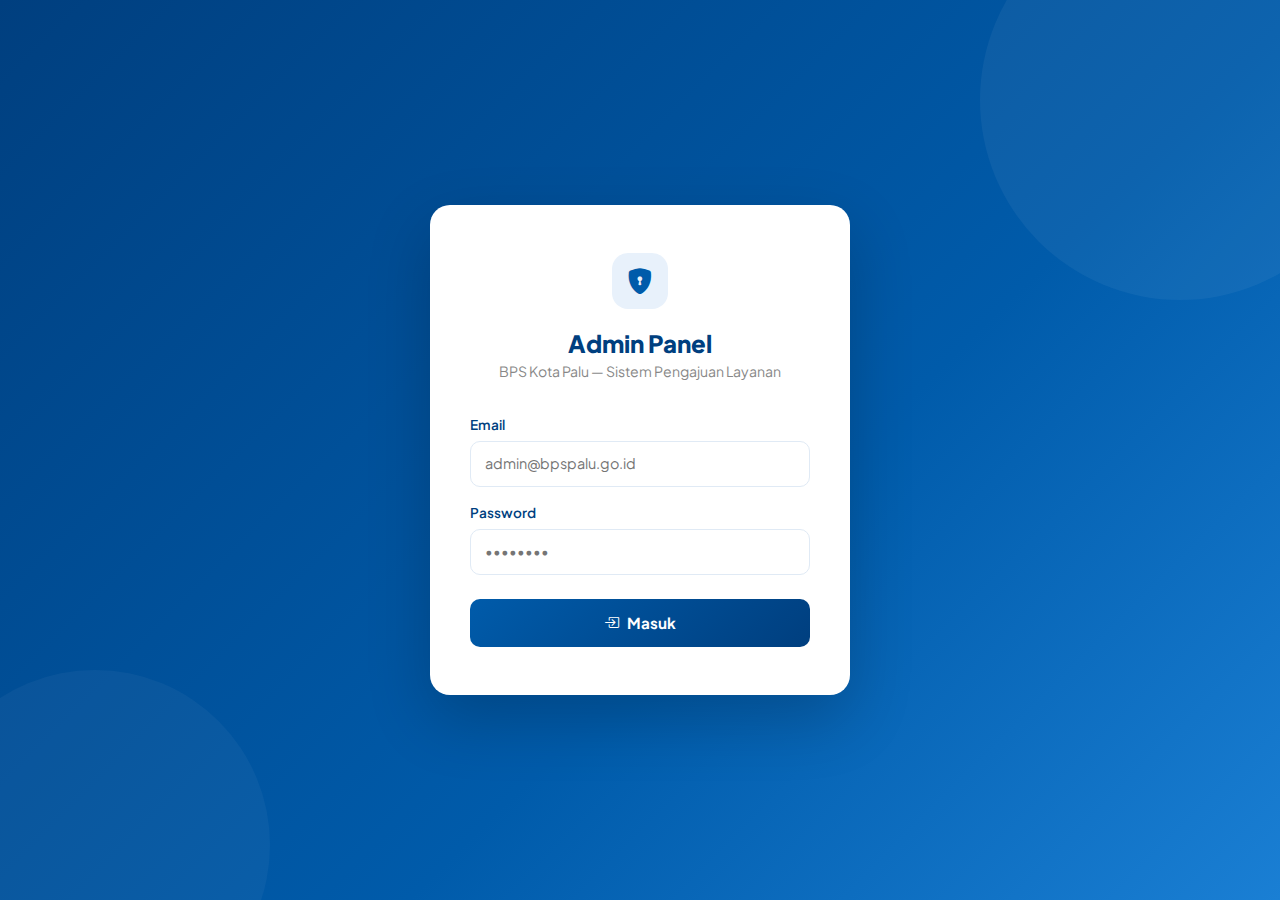
<file: admin.html>
<!DOCTYPE html>
<html lang="id">
<head>
  <meta charset="UTF-8">
  <meta name="viewport" content="width=device-width, initial-scale=1.0">
  <title>Admin Panel - BPS Kota Palu</title>
  <link href="https://cdn.jsdelivr.net/npm/bootstrap@5.3.3/dist/css/bootstrap.min.css" rel="stylesheet">
  <link href="https://cdn.jsdelivr.net/npm/bootstrap-icons@1.11.3/font/bootstrap-icons.css" rel="stylesheet">
  <link href="https://fonts.googleapis.com/css2?family=Plus+Jakarta+Sans:wght@400;500;600;700;800&display=swap" rel="stylesheet">
  <style>
    :root {
      --bps-blue: #005baa;
      --bps-dark: #003f7f;
      --bps-light: #e8f1fb;
      --bps-accent: #f4a700;
    }

    * { box-sizing: border-box; }
    body { font-family: 'Plus Jakarta Sans', sans-serif; background: #f4f6f9; margin: 0; }

    /* ===== LOGIN PAGE ===== */
    #login-page {
      min-height: 100vh;
      display: flex;
      align-items: center;
      justify-content: center;
      background: linear-gradient(135deg, var(--bps-dark) 0%, var(--bps-blue) 60%, #1a7fd4 100%);
      position: relative;
      overflow: hidden;
    }

    #login-page::before {
      content: '';
      position: absolute;
      top: -100px; right: -100px;
      width: 400px; height: 400px;
      border-radius: 50%;
      background: rgba(255,255,255,0.05);
    }

    #login-page::after {
      content: '';
      position: absolute;
      bottom: -120px; left: -80px;
      width: 350px; height: 350px;
      border-radius: 50%;
      background: rgba(255,255,255,0.04);
    }

    .login-card {
      background: white;
      border-radius: 20px;
      padding: 48px 40px;
      width: 100%;
      max-width: 420px;
      box-shadow: 0 24px 64px rgba(0,0,0,0.2);
      position: relative;
      z-index: 1;
    }

    .login-logo {
      width: 56px; height: 56px;
      background: var(--bps-light);
      border-radius: 16px;
      display: flex; align-items: center; justify-content: center;
      font-size: 1.6rem; color: var(--bps-blue);
      margin: 0 auto 20px;
    }

    .login-card h4 {
      font-weight: 800;
      color: var(--bps-dark);
      text-align: center;
      margin-bottom: 4px;
    }

    .login-card p {
      text-align: center;
      color: #888;
      font-size: 0.88rem;
      margin-bottom: 32px;
    }

    .login-label {
      font-weight: 600;
      font-size: 0.85rem;
      color: var(--bps-dark);
      margin-bottom: 6px;
      display: block;
    }

    .login-input {
      width: 100%;
      border: 1.5px solid #e0eaf5;
      border-radius: 10px;
      padding: 11px 14px;
      font-size: 0.9rem;
      font-family: inherit;
      transition: border-color 0.2s;
      outline: none;
      margin-bottom: 16px;
    }

    .login-input:focus { border-color: var(--bps-blue); box-shadow: 0 0 0 3px rgba(0,91,170,0.1); }

    .btn-login {
      width: 100%;
      background: linear-gradient(135deg, var(--bps-blue), var(--bps-dark));
      color: white;
      border: none;
      border-radius: 10px;
      padding: 13px;
      font-weight: 700;
      font-size: 0.95rem;
      font-family: inherit;
      cursor: pointer;
      transition: all 0.25s;
      margin-top: 8px;
    }

    .btn-login:hover:not(:disabled) {
      transform: translateY(-2px);
      box-shadow: 0 8px 20px rgba(0,91,170,0.3);
    }

    .btn-login:disabled { opacity: 0.7; cursor: not-allowed; }

    .login-error {
      background: #fde8e8;
      color: #c0392b;
      border-radius: 8px;
      padding: 10px 14px;
      font-size: 0.85rem;
      margin-bottom: 16px;
      display: none;
    }

    /* ===== DASHBOARD ===== */
    #dashboard-page { display: none; min-height: 100vh; }

    .admin-navbar {
      background: linear-gradient(135deg, var(--bps-dark), var(--bps-blue));
      padding: 0 24px;
      height: 60px;
      display: flex;
      align-items: center;
      justify-content: space-between;
      position: sticky;
      top: 0;
      z-index: 100;
      box-shadow: 0 2px 12px rgba(0,91,170,0.3);
    }

    .admin-brand {
      font-weight: 800;
      color: white;
      font-size: 1rem;
      display: flex;
      align-items: center;
      gap: 10px;
    }

    .admin-brand span { color: var(--bps-accent); }

    .btn-logout {
      background: rgba(255,255,255,0.15);
      border: 1.5px solid rgba(255,255,255,0.3);
      color: white;
      border-radius: 8px;
      padding: 6px 16px;
      font-size: 0.82rem;
      font-weight: 600;
      font-family: inherit;
      cursor: pointer;
      transition: all 0.2s;
      display: flex;
      align-items: center;
      gap: 6px;
    }

    .btn-logout:hover { background: rgba(255,255,255,0.25); }

    .dashboard-body { padding: 28px 24px; max-width: 1200px; margin: 0 auto; }

    /* STATS */
    .stats-grid {
      display: grid;
      grid-template-columns: repeat(4, 1fr);
      gap: 16px;
      margin-bottom: 28px;
    }

    @media (max-width: 768px) { .stats-grid { grid-template-columns: repeat(2, 1fr); } }
    @media (max-width: 480px) { .stats-grid { grid-template-columns: 1fr; } }

    .stat-card {
      background: white;
      border-radius: 14px;
      padding: 22px 20px;
      box-shadow: 0 2px 12px rgba(0,0,0,0.06);
      border: 1px solid rgba(0,91,170,0.07);
      display: flex;
      align-items: center;
      gap: 16px;
    }

    .stat-icon {
      width: 48px; height: 48px;
      border-radius: 12px;
      display: flex; align-items: center; justify-content: center;
      font-size: 1.3rem;
      flex-shrink: 0;
    }

    .stat-icon.blue { background: var(--bps-light); color: var(--bps-blue); }
    .stat-icon.yellow { background: #fff8e1; color: #f4a700; }
    .stat-icon.cyan { background: #e0f7fa; color: #0097a7; }
    .stat-icon.green { background: #e8f5e9; color: #388e3c; }

    .stat-num { font-size: 1.8rem; font-weight: 800; color: var(--bps-dark); line-height: 1; }
    .stat-lbl { font-size: 0.78rem; color: #888; margin-top: 3px; }

    /* TABLE SECTION */
    .table-section {
      background: white;
      border-radius: 16px;
      box-shadow: 0 2px 12px rgba(0,0,0,0.06);
      border: 1px solid rgba(0,91,170,0.07);
      overflow: hidden;
    }

    .table-header {
      padding: 20px 24px;
      border-bottom: 1px solid #f0f4f8;
      display: flex;
      align-items: center;
      justify-content: space-between;
      flex-wrap: wrap;
      gap: 12px;
    }

    .table-header h5 {
      font-weight: 800;
      color: var(--bps-dark);
      margin: 0;
      font-size: 1rem;
    }

    .filter-group { display: flex; gap: 8px; flex-wrap: wrap; }

    .filter-select {
      border: 1.5px solid #e0eaf5;
      border-radius: 8px;
      padding: 7px 12px;
      font-size: 0.82rem;
      font-family: inherit;
      color: #555;
      outline: none;
      cursor: pointer;
    }

    .filter-select:focus { border-color: var(--bps-blue); }

    .btn-refresh {
      background: var(--bps-light);
      border: none;
      border-radius: 8px;
      padding: 7px 14px;
      font-size: 0.82rem;
      font-weight: 600;
      color: var(--bps-blue);
      font-family: inherit;
      cursor: pointer;
      transition: all 0.2s;
      display: flex;
      align-items: center;
      gap: 6px;
    }

    .btn-refresh:hover { background: var(--bps-blue); color: white; }

    /* TABLE */
    .table-wrap { overflow-x: auto; }

    table { width: 100%; border-collapse: collapse; }
    thead th {
      background: #f8fafd;
      padding: 12px 16px;
      font-size: 0.75rem;
      font-weight: 700;
      color: #888;
      text-transform: uppercase;
      letter-spacing: 0.5px;
      border-bottom: 1px solid #f0f4f8;
      white-space: nowrap;
    }

    tbody td {
      padding: 14px 16px;
      font-size: 0.86rem;
      color: #444;
      border-bottom: 1px solid #f8fafd;
      vertical-align: middle;
    }

    tbody tr:last-child td { border-bottom: none; }
    tbody tr:hover td { background: #fafcff; }

    .tiket-cell {
      font-weight: 700;
      color: var(--bps-blue);
      font-size: 0.82rem;
    }

    /* STATUS BADGES */
    .badge-status {
      display: inline-block;
      padding: 4px 12px;
      border-radius: 20px;
      font-size: 0.75rem;
      font-weight: 700;
      white-space: nowrap;
    }

    .badge-menunggu { background: #fff3cd; color: #856404; }
    .badge-diproses  { background: #cff4fc; color: #055160; }
    .badge-selesai   { background: #d1e7dd; color: #0a3622; }
    .badge-ditolak   { background: #f8d7da; color: #842029; }

    /* STATUS SELECT */
    .status-select {
      border: 1.5px solid #e0eaf5;
      border-radius: 8px;
      padding: 5px 10px;
      font-size: 0.8rem;
      font-family: inherit;
      cursor: pointer;
      outline: none;
      background: white;
      min-width: 160px;
    }

    .status-select:focus { border-color: var(--bps-blue); }

    .btn-save-status {
      background: var(--bps-blue);
      color: white;
      border: none;
      border-radius: 7px;
      padding: 5px 12px;
      font-size: 0.78rem;
      font-weight: 700;
      font-family: inherit;
      cursor: pointer;
      transition: all 0.2s;
      white-space: nowrap;
    }

    .btn-save-status:hover { background: var(--bps-dark); }
    .btn-save-status:disabled { opacity: 0.6; cursor: not-allowed; }

    .btn-doc {
      color: var(--bps-blue);
      font-size: 0.8rem;
      font-weight: 600;
      text-decoration: none;
      display: inline-flex;
      align-items: center;
      gap: 4px;
      padding: 4px 10px;
      border: 1.5px solid var(--bps-light);
      border-radius: 7px;
      transition: all 0.2s;
      white-space: nowrap;
    }

    .btn-doc:hover { background: var(--bps-blue); color: white; border-color: var(--bps-blue); }

    .btn-upload-hasil {
      background: #fff8e1;
      color: #a37100;
      border: 1.5px solid #ffe082;
      border-radius: 7px;
      padding: 4px 10px;
      font-size: 0.78rem;
      font-weight: 700;
      font-family: inherit;
      cursor: pointer;
      transition: all 0.2s;
      display: inline-flex;
      align-items: center;
      gap: 4px;
      white-space: nowrap;
    }

    .btn-upload-hasil:hover { background: var(--bps-accent); color: white; border-color: var(--bps-accent); }
    .btn-upload-hasil:disabled { opacity: 0.6; cursor: not-allowed; }

    .btn-hasil-link {
      color: #2e7d32;
      font-size: 0.78rem;
      font-weight: 600;
      text-decoration: none;
      display: inline-flex;
      align-items: center;
      gap: 4px;
      padding: 4px 10px;
      border: 1.5px solid #a5d6a7;
      border-radius: 7px;
      background: #e8f5e9;
      transition: all 0.2s;
      white-space: nowrap;
    }

    .btn-hasil-link:hover { background: #2e7d32; color: white; border-color: #2e7d32; }
    .hidden-file-input { display: none; }

    /* EMPTY STATE */
    .empty-state {
      text-align: center;
      padding: 60px 20px;
      color: #aaa;
    }

    .empty-state i { font-size: 3rem; margin-bottom: 12px; display: block; }
    .empty-state p { font-size: 0.9rem; }

    /* LOADING */
    .loading-row td {
      text-align: center;
      padding: 40px;
      color: #aaa;
    }

    /* TOAST */
    .toast-msg {
      position: fixed;
      bottom: 24px;
      right: 24px;
      background: #2e7d32;
      color: white;
      padding: 12px 20px;
      border-radius: 10px;
      font-size: 0.88rem;
      font-weight: 600;
      box-shadow: 0 8px 24px rgba(0,0,0,0.2);
      z-index: 9999;
      display: none;
      align-items: center;
      gap: 8px;
    }

    .toast-msg.show { display: flex; }
    .toast-msg.error { background: #c62828; }

    /* MODAL DETAIL */
    .modal-overlay {
      position: fixed; inset: 0;
      background: rgba(0,0,0,0.5);
      z-index: 1000;
      display: none;
      align-items: center;
      justify-content: center;
      padding: 20px;
    }

    .modal-overlay.show { display: flex; }

    .modal-box {
      background: white;
      border-radius: 16px;
      width: 100%;
      max-width: 560px;
      max-height: 90vh;
      overflow-y: auto;
      box-shadow: 0 24px 64px rgba(0,0,0,0.2);
    }

    .modal-head {
      padding: 20px 24px;
      border-bottom: 1px solid #f0f4f8;
      display: flex;
      align-items: center;
      justify-content: space-between;
    }

    .modal-head h5 { font-weight: 800; color: var(--bps-dark); margin: 0; font-size: 1rem; }

    .btn-close-modal {
      background: #f4f6f9;
      border: none;
      border-radius: 8px;
      width: 32px; height: 32px;
      cursor: pointer;
      font-size: 1rem;
      color: #888;
      display: flex; align-items: center; justify-content: center;
      transition: all 0.2s;
    }

    .btn-close-modal:hover { background: #e0eaf5; color: var(--bps-dark); }

    .modal-body { padding: 24px; }

    .detail-section { margin-bottom: 20px; }
    .detail-section-title {
      font-size: 0.72rem;
      font-weight: 700;
      color: #aaa;
      text-transform: uppercase;
      letter-spacing: 0.8px;
      margin-bottom: 12px;
    }

    .detail-grid {
      display: grid;
      grid-template-columns: 1fr 1fr;
      gap: 12px;
    }

    .detail-item { display: flex; flex-direction: column; gap: 3px; }
    .detail-label { font-size: 0.75rem; color: #aaa; font-weight: 600; }
    .detail-value { font-size: 0.88rem; color: #333; font-weight: 500; }

    .detail-full { grid-column: 1 / -1; }

    .btn-detail-row {
      background: var(--bps-light);
      border: none;
      border-radius: 7px;
      padding: 5px 12px;
      font-size: 0.78rem;
      font-weight: 700;
      color: var(--bps-blue);
      font-family: inherit;
      cursor: pointer;
      transition: all 0.2s;
      white-space: nowrap;
    }

    .btn-detail-row:hover { background: var(--bps-blue); color: white; }
  </style>
</head>
<body>

<!-- ===== LOGIN PAGE ===== -->
<div id="login-page">
  <div class="login-card">
    <div class="login-logo"><i class="bi bi-shield-lock-fill"></i></div>
    <h4>Admin Panel</h4>
    <p>BPS Kota Palu — Sistem Pengajuan Layanan</p>

    <div class="login-error" id="login-error"></div>

    <label class="login-label">Email</label>
    <input type="email" class="login-input" id="login-email" placeholder="admin@bpspalu.go.id">

    <label class="login-label">Password</label>
    <input type="password" class="login-input" id="login-password" placeholder="••••••••"
      onkeypress="if(event.key==='Enter') doLogin()">

    <button class="btn-login" id="btn-login" onclick="doLogin()">
      <i class="bi bi-box-arrow-in-right me-2"></i>Masuk
    </button>
  </div>
</div>

<!-- ===== DASHBOARD PAGE ===== -->
<div id="dashboard-page">
  <!-- Navbar -->
  <div class="admin-navbar">
    <div class="admin-brand">
      <i class="bi bi-bar-chart-fill"></i>
      BPS <span>Kota Palu</span> &nbsp;·&nbsp; Admin Panel
    </div>
    <button class="btn-logout" onclick="doLogout()">
      <i class="bi bi-box-arrow-right"></i> Keluar
    </button>
  </div>

  <div class="dashboard-body">

    <!-- Stats -->
    <div class="stats-grid" id="stats-grid">
      <div class="stat-card">
        <div class="stat-icon blue"><i class="bi bi-inbox-fill"></i></div>
        <div><div class="stat-num" id="stat-total">-</div><div class="stat-lbl">Total Pengajuan</div></div>
      </div>
      <div class="stat-card">
        <div class="stat-icon yellow"><i class="bi bi-hourglass-split"></i></div>
        <div><div class="stat-num" id="stat-menunggu">-</div><div class="stat-lbl">Menunggu Verifikasi</div></div>
      </div>
      <div class="stat-card">
        <div class="stat-icon cyan"><i class="bi bi-arrow-repeat"></i></div>
        <div><div class="stat-num" id="stat-diproses">-</div><div class="stat-lbl">Sedang Diproses</div></div>
      </div>
      <div class="stat-card">
        <div class="stat-icon green"><i class="bi bi-check-circle-fill"></i></div>
        <div><div class="stat-num" id="stat-selesai">-</div><div class="stat-lbl">Selesai</div></div>
      </div>
    </div>

    <!-- Table -->
    <div class="table-section">
      <div class="table-header">
        <h5><i class="bi bi-list-ul me-2" style="color:var(--bps-blue);"></i>Daftar Pengajuan</h5>
        <div class="filter-group">
          <select class="filter-select" id="filter-status" onchange="loadData()">
            <option value="">Semua Status</option>
            <option value="Menunggu Verifikasi">Menunggu Verifikasi</option>
            <option value="Sedang Diproses">Sedang Diproses</option>
            <option value="Selesai">Selesai</option>
            <option value="Ditolak">Ditolak</option>
          </select>
          <select class="filter-select" id="filter-layanan" onchange="loadData()">
            <option value="">Semua Layanan</option>
            <option value="Pelayanan Konsultasi Statistik">Konsultasi Statistik</option>
            <option value="Pelayanan Perpustakaan">Perpustakaan</option>
            <option value="Pelayanan Produk Statistik Berbayar">Produk Statistik</option>
            <option value="Pelayanan Rekomendasi Kegiatan Statistik">Rekomendasi Statistik</option>
          </select>
          <button class="btn-refresh" onclick="loadData()">
            <i class="bi bi-arrow-clockwise"></i> Refresh
          </button>
        </div>
      </div>

      <div class="table-wrap">
        <table>
          <thead>
            <tr>
              <th>No. Tiket</th>
              <th>Nama</th>
              <th>Jenis Layanan</th>
              <th>Tanggal</th>
              <th>Dok. Syarat</th>
              <th>Hasil Data</th>
              <th>Status</th>
              <th>Detail</th>
              <th>Aksi</th>
            </tr>
          </thead>
          <tbody id="table-body">
            <tr class="loading-row"><td colspan="9"><i class="bi bi-arrow-repeat"></i> Memuat data...</td></tr>
          </tbody>
        </table>
      </div>
    </div>

  </div>
</div>

<!-- MODAL DETAIL -->
<div class="modal-overlay" id="modal-detail" onclick="if(event.target===this)closeModal()">
  <div class="modal-box">
    <div class="modal-head">
      <h5><i class="bi bi-person-lines-fill me-2" style="color:var(--bps-blue);"></i>Detail Pengajuan</h5>
      <button class="btn-close-modal" onclick="closeModal()"><i class="bi bi-x-lg"></i></button>
    </div>
    <div class="modal-body">

      <div class="detail-section">
        <div class="detail-section-title">Info Tiket</div>
        <div class="detail-grid">
          <div class="detail-item">
            <span class="detail-label">Nomor Tiket</span>
            <span class="detail-value" id="md-tiket" style="color:var(--bps-blue);font-weight:700;">-</span>
          </div>
          <div class="detail-item">
            <span class="detail-label">Status</span>
            <span id="md-status">-</span>
          </div>
          <div class="detail-item">
            <span class="detail-label">Jenis Layanan</span>
            <span class="detail-value" id="md-layanan">-</span>
          </div>
          <div class="detail-item">
            <span class="detail-label">Tanggal Pengajuan</span>
            <span class="detail-value" id="md-tanggal">-</span>
          </div>
        </div>
      </div>

      <hr style="border-color:#f0f4f8;">

      <div class="detail-section">
        <div class="detail-section-title">Data Pribadi</div>
        <div class="detail-grid">
          <div class="detail-item">
            <span class="detail-label">Nama Lengkap</span>
            <span class="detail-value" id="md-nama">-</span>
          </div>
          <div class="detail-item">
            <span class="detail-label">Email</span>
            <span class="detail-value" id="md-email">-</span>
          </div>
          <div class="detail-item">
            <span class="detail-label">No. Telepon</span>
            <span class="detail-value" id="md-telepon">-</span>
          </div>
          <div class="detail-item">
            <span class="detail-label">Instansi / Universitas</span>
            <span class="detail-value" id="md-instansi">-</span>
          </div>
        </div>
      </div>

      <hr style="border-color:#f0f4f8;">

      <div class="detail-section">
        <div class="detail-section-title">Data Demografis</div>
        <div class="detail-grid">
          <div class="detail-item">
            <span class="detail-label">Jenis Kelamin</span>
            <span class="detail-value" id="md-jk">-</span>
          </div>
          <div class="detail-item">
            <span class="detail-label">Usia</span>
            <span class="detail-value" id="md-usia">-</span>
          </div>
          <div class="detail-item">
            <span class="detail-label">Kategori Pengguna</span>
            <span class="detail-value" id="md-kategori">-</span>
          </div>
          <div class="detail-item">
            <span class="detail-label">Tingkat Pendidikan</span>
            <span class="detail-value" id="md-pendidikan">-</span>
          </div>
          <div class="detail-item detail-full">
            <span class="detail-label">Kabupaten / Kota</span>
            <span class="detail-value" id="md-kabkota">-</span>
          </div>
        </div>
      </div>

      <hr style="border-color:#f0f4f8;">

      <div class="detail-section">
        <div class="detail-section-title">Keperluan & Dokumen</div>
        <div class="detail-grid">
          <div class="detail-item detail-full">
            <span class="detail-label">Deskripsi Kebutuhan</span>
            <span class="detail-value" id="md-deskripsi" style="line-height:1.6;">-</span>
          </div>
          <div class="detail-item">
            <span class="detail-label">Dokumen Syarat</span>
            <span class="detail-value" id="md-dokumen">-</span>
          </div>
          <div class="detail-item">
            <span class="detail-label">Hasil Data</span>
            <span class="detail-value" id="md-hasil">-</span>
          </div>
        </div>
      </div>

    </div>
  </div>
</div>

<!-- TOAST -->
<div class="toast-msg" id="toast"><i class="bi bi-check-circle-fill"></i><span id="toast-text"></span></div>

<script>
  const SUPABASE_URL = 'https://rljhayfmfsrdtpmlqltp.supabase.co';
  const SUPABASE_KEY = 'eyJhbGciOiJIUzI1NiIsInR5cCI6IkpXVCJ9.eyJpc3MiOiJzdXBhYmFzZSIsInJlZiI6InJsamhheWZtZnNyZHRwbWxxbHRwIiwicm9sZSI6ImFub24iLCJpYXQiOjE3NzIzMzc5NTcsImV4cCI6MjA4NzkxMzk1N30.1Iyu5DYkQyqnmu9eLT1Kcf7ybOI4V4-bXHr7b7NyR7c';

  let accessToken = null;

  // ===== LOGIN =====
  async function doLogin() {
    const email = document.getElementById('login-email').value.trim();
    const password = document.getElementById('login-password').value;
    const errEl = document.getElementById('login-error');
    const btn = document.getElementById('btn-login');

    errEl.style.display = 'none';
    if (!email || !password) {
      errEl.textContent = 'Email dan password wajib diisi!';
      errEl.style.display = 'block';
      return;
    }

    btn.disabled = true;
    btn.innerHTML = '<span class="spinner-border spinner-border-sm me-2"></span>Memproses...';

    try {
      const res = await fetch(`${SUPABASE_URL}/auth/v1/token?grant_type=password`, {
        method: 'POST',
        headers: {
          'Content-Type': 'application/json',
          'apikey': SUPABASE_KEY
        },
        body: JSON.stringify({ email, password })
      });

      const data = await res.json();

      if (!res.ok || !data.access_token) {
        throw new Error('Email atau password salah');
      }

      accessToken = data.access_token;
      document.getElementById('login-page').style.display = 'none';
      document.getElementById('dashboard-page').style.display = 'block';
      loadData();

    } catch (err) {
      errEl.textContent = err.message;
      errEl.style.display = 'block';
    } finally {
      btn.disabled = false;
      btn.innerHTML = '<i class="bi bi-box-arrow-in-right me-2"></i>Masuk';
    }
  }

  // ===== LOGOUT =====
  function doLogout() {
    accessToken = null;
    document.getElementById('dashboard-page').style.display = 'none';
    document.getElementById('login-page').style.display = 'flex';
    document.getElementById('login-password').value = '';
  }

  // ===== LOAD DATA =====
  async function loadData() {
    const tbody = document.getElementById('table-body');
    tbody.innerHTML = '<tr class="loading-row"><td colspan="9"><i class="bi bi-arrow-repeat"></i> Memuat data...</td></tr>';

    const filterStatus = document.getElementById('filter-status').value;
    const filterLayanan = document.getElementById('filter-layanan').value;

    let url = `${SUPABASE_URL}/rest/v1/pengajuan?select=*&order=created_at.desc`;
    if (filterStatus) url += `&status=eq.${encodeURIComponent(filterStatus)}`;
    if (filterLayanan) url += `&jenis_layanan=eq.${encodeURIComponent(filterLayanan)}`;

    try {
      const res = await fetch(url, {
        headers: {
          'apikey': SUPABASE_KEY,
          'Authorization': `Bearer ${accessToken}`
        }
      });

      const data = await res.json();

      // Update stats
      updateStats(data, filterStatus, filterLayanan);

      if (!data || data.length === 0) {
        tbody.innerHTML = `<tr><td colspan="9">
          <div class="empty-state">
            <i class="bi bi-inbox"></i>
            <p>Belum ada pengajuan masuk</p>
          </div>
        </td></tr>`;
        return;
      }

      tbody.innerHTML = data.map(d => {
        const tgl = new Date(d.created_at).toLocaleDateString('id-ID', {
          day: 'numeric', month: 'short', year: 'numeric'
        });
        const badgeClass = {
          'Menunggu Verifikasi': 'badge-menunggu',
          'Sedang Diproses': 'badge-diproses',
          'Selesai': 'badge-selesai',
          'Ditolak': 'badge-ditolak'
        }[d.status] || 'badge-menunggu';

        const layananShort = d.jenis_layanan.replace('Pelayanan ', '');

        const hasilCell = d.url_hasil
          ? `<div style="display:flex;flex-direction:column;gap:4px;">
               <a href="${d.url_hasil}" target="_blank" class="btn-hasil-link"><i class="bi bi-file-earmark-check"></i> Lihat</a>
               <button class="btn-upload-hasil" onclick="triggerUploadHasil(${d.id})"><i class="bi bi-arrow-repeat"></i> Ganti</button>
             </div>`
          : `<button class="btn-upload-hasil" onclick="triggerUploadHasil(${d.id})"><i class="bi bi-cloud-arrow-up"></i> Upload</button>`;

        return `<tr>
          <td><span class="tiket-cell">${d.nomor_tiket}</span></td>
          <td>
            <div style="font-weight:600;color:#333;">${d.nama}</div>
            <div style="font-size:0.78rem;color:#aaa;">${d.email}</div>
          </td>
          <td><span style="font-size:0.82rem;">${layananShort}</span></td>
          <td style="font-size:0.82rem;white-space:nowrap;">${tgl}</td>
          <td>
            ${d.url_dokumen
              ? `<a href="${d.url_dokumen}" target="_blank" class="btn-doc"><i class="bi bi-file-earmark-arrow-down"></i> Lihat</a>`
              : '<span style="color:#ccc;font-size:0.78rem;">-</span>'
            }
          </td>
          <td>${hasilCell}</td>
          <td><span class="badge-status ${badgeClass}">${d.status}</span></td>
          <td>
            <div style="display:flex;gap:6px;align-items:center;flex-wrap:wrap;">
              <button class="btn-detail-row" onclick='showDetail(${JSON.stringify(d).replace(/'/g, "&#39;")})'>
                <i class="bi bi-eye"></i> Detail
              </button>
            </div>
          </td>
          <td>
            <div style="display:flex;gap:6px;align-items:center;">
              <select class="status-select" id="sel-${d.id}">
                <option value="Menunggu Verifikasi" ${d.status==='Menunggu Verifikasi'?'selected':''}>Menunggu Verifikasi</option>
                <option value="Sedang Diproses" ${d.status==='Sedang Diproses'?'selected':''}>Sedang Diproses</option>
                <option value="Selesai" ${d.status==='Selesai'?'selected':''}>Selesai</option>
                <option value="Ditolak" ${d.status==='Ditolak'?'selected':''}>Ditolak</option>
              </select>
              <button class="btn-save-status" id="btn-${d.id}" onclick="updateStatus(${d.id})">
                Simpan
              </button>
            </div>
          </td>
        </tr>`;
      }).join('');

    } catch (err) {
      tbody.innerHTML = `<tr><td colspan="9" style="text-align:center;color:#e74c3c;padding:32px;">
        Gagal memuat data: ${err.message}
      </td></tr>`;
    }
  }

  // ===== UPDATE STATS =====
  async function updateStats(filteredData, filterStatus, filterLayanan) {
    // Always fetch all for stats if no filter
    let allData = filteredData;
    if (filterStatus || filterLayanan) {
      const res = await fetch(`${SUPABASE_URL}/rest/v1/pengajuan?select=status`, {
        headers: { 'apikey': SUPABASE_KEY, 'Authorization': `Bearer ${accessToken}` }
      });
      allData = await res.json();
    }

    document.getElementById('stat-total').textContent = allData.length;
    document.getElementById('stat-menunggu').textContent = allData.filter(d => d.status === 'Menunggu Verifikasi').length;
    document.getElementById('stat-diproses').textContent = allData.filter(d => d.status === 'Sedang Diproses').length;
    document.getElementById('stat-selesai').textContent = allData.filter(d => d.status === 'Selesai').length;
  }

  // ===== UPDATE STATUS =====
  async function updateStatus(id) {
    const newStatus = document.getElementById(`sel-${id}`).value;
    const btn = document.getElementById(`btn-${id}`);

    btn.disabled = true;
    btn.textContent = '...';

    try {
      const res = await fetch(`${SUPABASE_URL}/rest/v1/pengajuan?id=eq.${id}`, {
        method: 'PATCH',
        headers: {
          'Content-Type': 'application/json',
          'apikey': SUPABASE_KEY,
          'Authorization': `Bearer ${accessToken}`,
          'Prefer': 'return=minimal'
        },
        body: JSON.stringify({ status: newStatus })
      });

      if (!res.ok) throw new Error('Gagal update');

      showToast('Status berhasil diperbarui!', false);
      loadData();

    } catch (err) {
      showToast('Gagal memperbarui status', true);
      btn.disabled = false;
      btn.textContent = 'Simpan';
    }
  }

  // ===== TOAST =====
  function showToast(msg, isError = false) {
    const toast = document.getElementById('toast');
    document.getElementById('toast-text').textContent = msg;
    toast.className = 'toast-msg show' + (isError ? ' error' : '');
    setTimeout(() => toast.classList.remove('show'), 3000);
  }

  // ===== MODAL DETAIL =====
  function showDetail(d) {
    const statusMap = {
      'Menunggu Verifikasi': 'badge-menunggu',
      'Sedang Diproses': 'badge-diproses',
      'Selesai': 'badge-selesai',
      'Ditolak': 'badge-ditolak'
    };

    document.getElementById('md-tiket').textContent = d.nomor_tiket;
    document.getElementById('md-layanan').textContent = d.jenis_layanan;
    document.getElementById('md-tanggal').textContent = new Date(d.created_at).toLocaleDateString('id-ID', { day:'numeric', month:'long', year:'numeric', hour:'2-digit', minute:'2-digit' });
    document.getElementById('md-nama').textContent = d.nama;
    document.getElementById('md-email').textContent = d.email;
    document.getElementById('md-telepon').textContent = d.no_telepon || '-';
    document.getElementById('md-instansi').textContent = d.instansi || '-';
    document.getElementById('md-jk').textContent = d.jenis_kelamin || '-';
    document.getElementById('md-usia').textContent = d.usia ? d.usia + ' tahun' : '-';
    document.getElementById('md-kategori').textContent = d.kategori_pengguna || '-';
    document.getElementById('md-pendidikan').textContent = d.tingkat_pendidikan || '-';
    document.getElementById('md-kabkota').textContent = d.kabupaten_kota || '-';
    document.getElementById('md-deskripsi').textContent = d.deskripsi || '-';

    const badge = document.getElementById('md-status');
    badge.innerHTML = `<span class="badge-status ${statusMap[d.status] || 'badge-menunggu'}">${d.status}</span>`;

    const dokEl = document.getElementById('md-dokumen');
    dokEl.innerHTML = d.url_dokumen
      ? `<a href="${d.url_dokumen}" target="_blank" style="color:var(--bps-blue);font-weight:600;font-size:0.85rem;"><i class="bi bi-file-earmark-arrow-down me-1"></i>Lihat Dokumen</a>`
      : '-';

    const hasilEl = document.getElementById('md-hasil');
    hasilEl.innerHTML = d.url_hasil
      ? `<a href="${d.url_hasil}" target="_blank" style="color:#2e7d32;font-weight:600;font-size:0.85rem;"><i class="bi bi-download me-1"></i>Download Data</a>`
      : '<span style="color:#aaa;">Belum diupload</span>';

    document.getElementById('modal-detail').classList.add('show');
  }

  function closeModal() {
    document.getElementById('modal-detail').classList.remove('show');
  }

  document.addEventListener('keydown', e => { if (e.key === 'Escape') closeModal(); });

  // ===== UPLOAD HASIL DATA =====
  let currentUploadId = null;

  function triggerUploadHasil(id) {
    currentUploadId = id;
    document.getElementById('hidden-hasil-input').click();
  }

  document.addEventListener('DOMContentLoaded', () => {
    const input = document.createElement('input');
    input.type = 'file';
    input.id = 'hidden-hasil-input';
    input.style.display = 'none';
    input.accept = '.pdf,.xlsx,.xls,.csv,.jpg,.jpeg,.png,.zip';
    input.addEventListener('change', async function() {
      const file = this.files[0];
      if (!file || !currentUploadId) return;

      if (file.size > 10 * 1024 * 1024) {
        showToast('Ukuran file maksimal 10MB!', true);
        return;
      }

      showToast('Mengupload file hasil...', false);

      try {
        const fileExt = file.name.split('.').pop();
        const fileName = `hasil/${currentUploadId}_${Date.now()}.${fileExt}`;

        const uploadRes = await fetch(`${SUPABASE_URL}/storage/v1/object/dokumen/${fileName}`, {
          method: 'POST',
          headers: {
            'Authorization': `Bearer ${accessToken}`,
            'Content-Type': file.type,
            'x-upsert': 'true'
          },
          body: file
        });

        if (!uploadRes.ok) throw new Error('Gagal upload file');

        const urlHasil = `${SUPABASE_URL}/storage/v1/object/public/dokumen/${fileName}`;

        const updateRes = await fetch(`${SUPABASE_URL}/rest/v1/pengajuan?id=eq.${currentUploadId}`, {
          method: 'PATCH',
          headers: {
            'Content-Type': 'application/json',
            'apikey': SUPABASE_KEY,
            'Authorization': `Bearer ${accessToken}`,
            'Prefer': 'return=minimal'
          },
          body: JSON.stringify({ url_hasil: urlHasil, nama_hasil: file.name })
        });

        if (!updateRes.ok) throw new Error('Gagal menyimpan URL hasil');

        showToast('File hasil berhasil diupload! ✓', false);
        loadData();

      } catch (err) {
        showToast('Gagal upload: ' + err.message, true);
      }
      this.value = '';
    });
    document.body.appendChild(input);
  });
</script>

<script src="https://cdn.jsdelivr.net/npm/bootstrap@5.3.3/dist/js/bootstrap.bundle.min.js"></script>
</body>
</html>
</file>
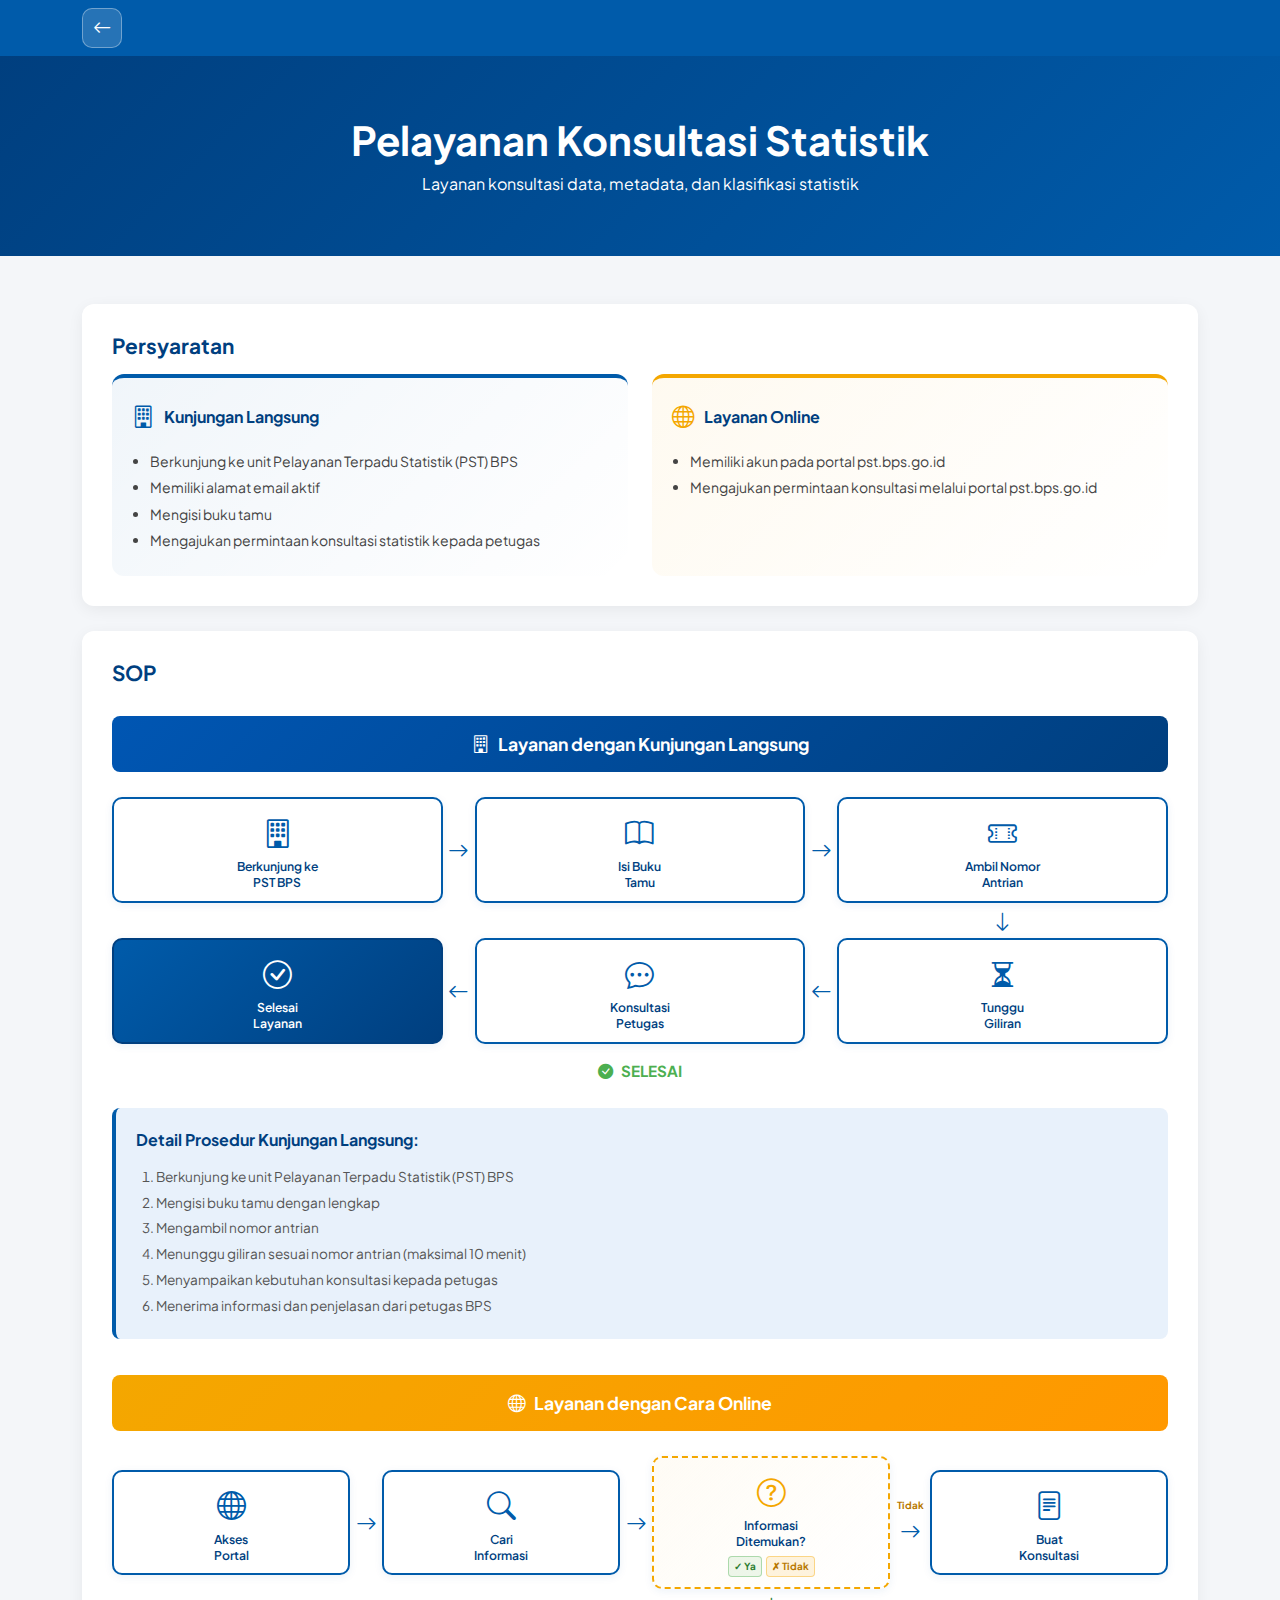
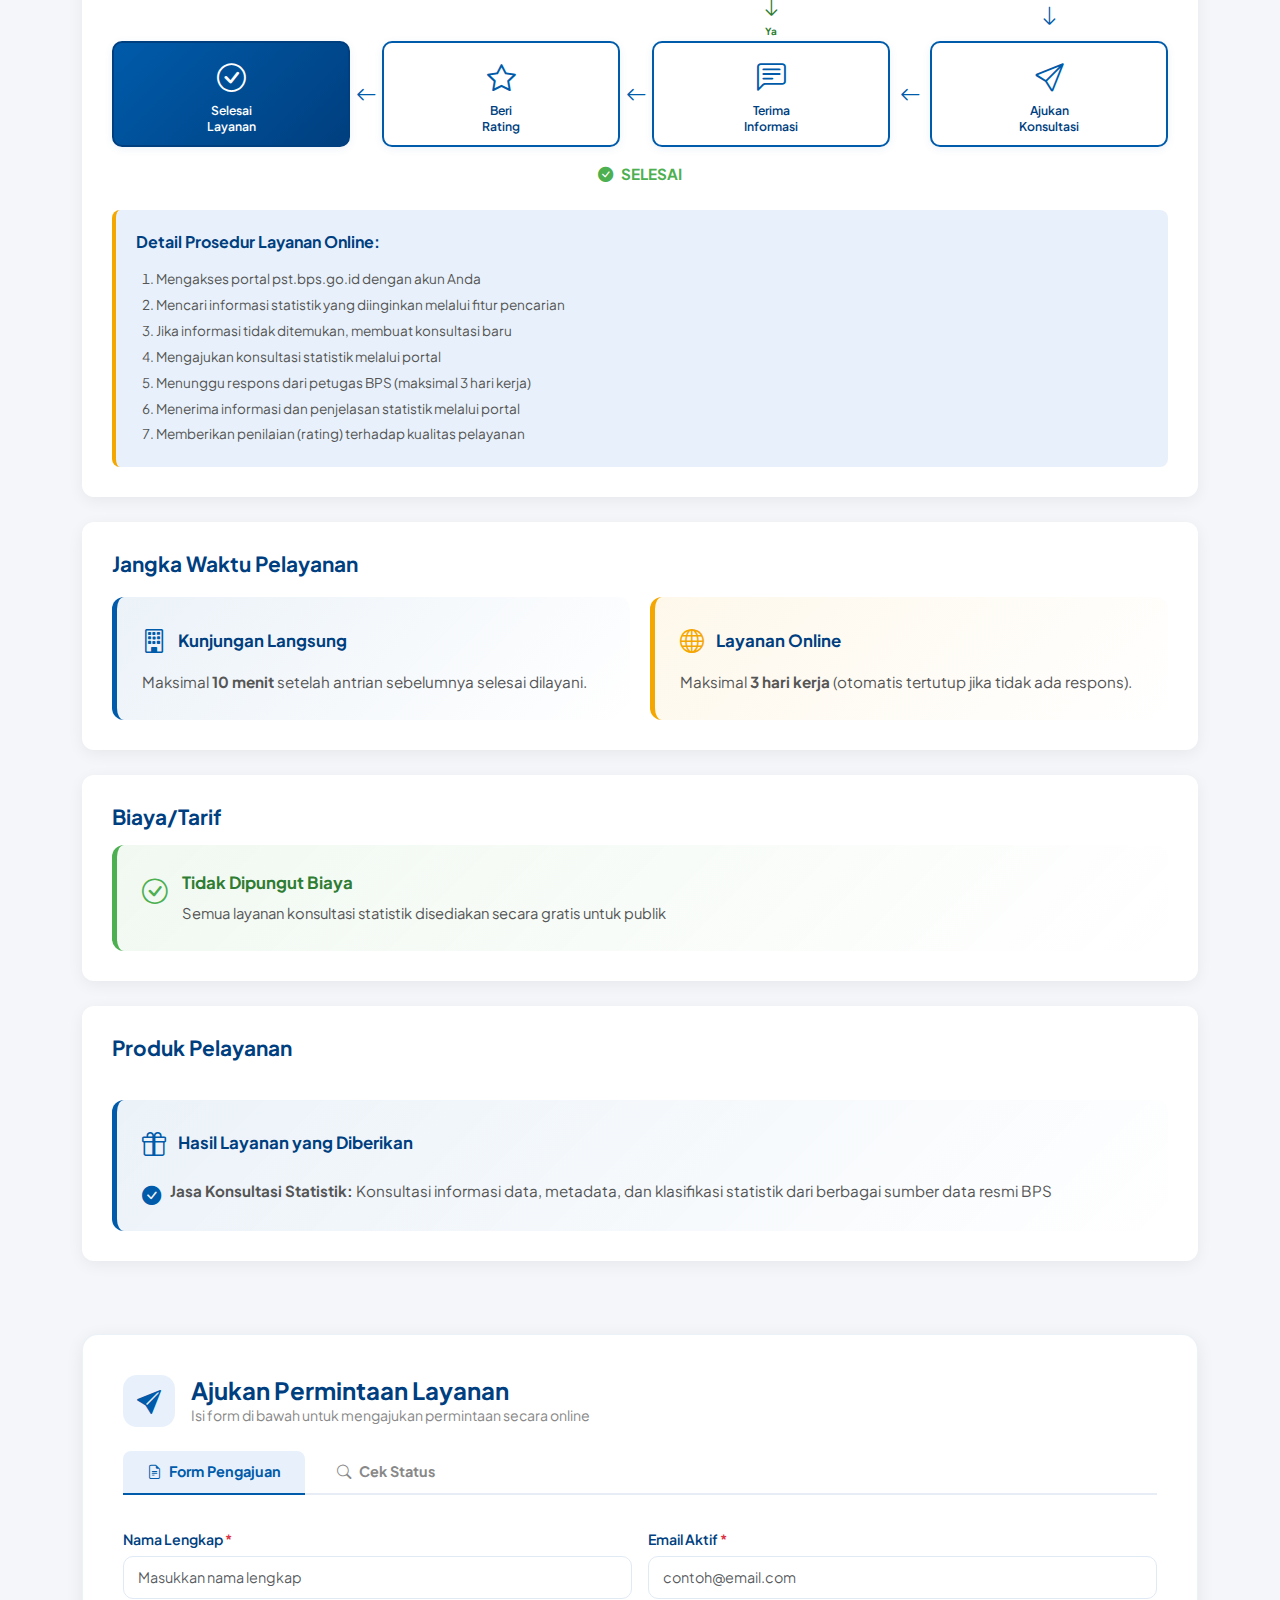
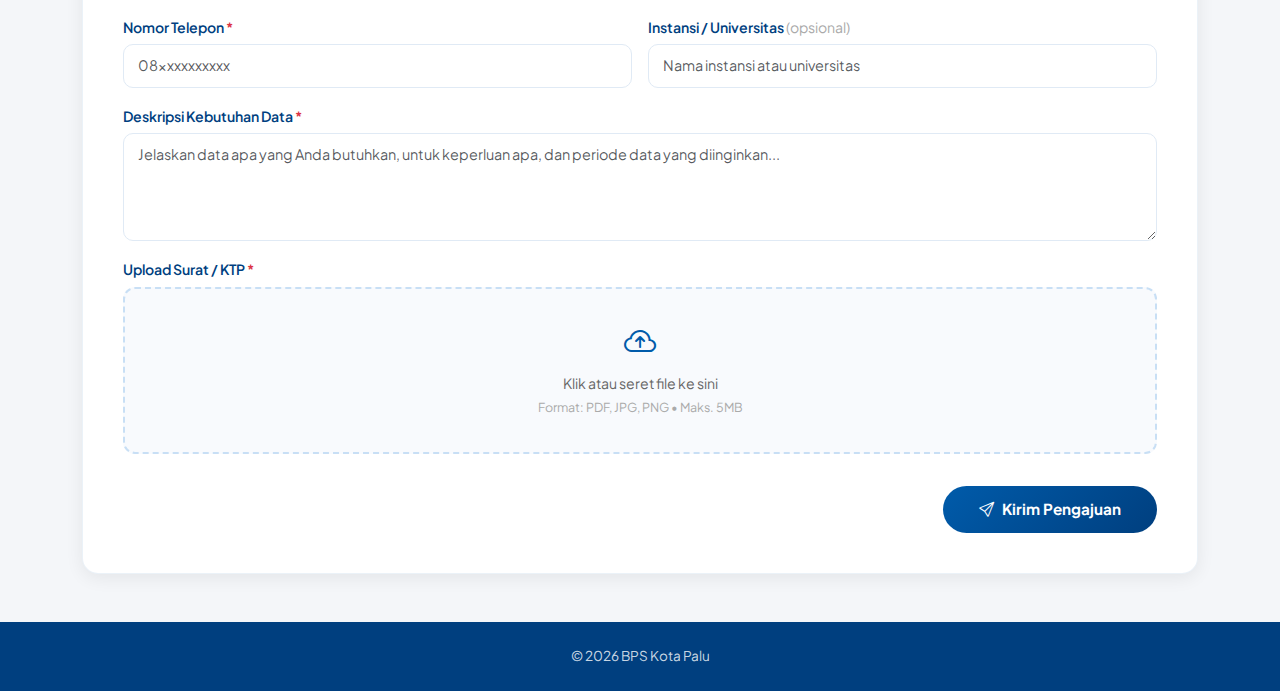
<file: konsultasi.html>
<!DOCTYPE html>
<html lang="id">
<head>
  <meta charset="UTF-8">
  <meta name="viewport" content="width=device-width, initial-scale=1.0">
  <title>Pelayanan Konsultasi Statistik - BPS Kota Palu</title>
  <link href="https://cdn.jsdelivr.net/npm/bootstrap@5.3.3/dist/css/bootstrap.min.css" rel="stylesheet">
  <link href="https://cdn.jsdelivr.net/npm/bootstrap-icons@1.11.3/font/bootstrap-icons.css" rel="stylesheet">
  <link href="https://fonts.googleapis.com/css2?family=Plus+Jakarta+Sans:wght@400;600;700;800&display=swap" rel="stylesheet">

  <style>
    :root {
      --bps-blue: #005baa;
      --bps-dark: #003f7f;
      --bps-light: #e8f1fb;
      --bps-accent: #f4a700;
    }

    body {
      font-family: 'Plus Jakarta Sans', sans-serif;
      background-color: #f4f6f9;
    }

    /* ===== NAVBAR ===== */
    .navbar {
      background-color: var(--bps-blue) !important;
      padding: 0;
      min-height: 56px;
    }

    .btn-back {
      display: inline-flex;
      align-items: center;
      justify-content: center;
      width: 40px;
      height: 40px;
      background: rgba(255,255,255,0.15);
      border: 1.5px solid rgba(255,255,255,0.35);
      border-radius: 10px;
      color: #fff;
      font-size: 1.15rem;
      text-decoration: none;
      transition: background 0.2s, border-color 0.2s, transform 0.15s;
      margin: 8px 0;
    }
    .btn-back:hover {
      background: rgba(255,255,255,0.28);
      border-color: rgba(255,255,255,0.6);
      color: #fff;
      transform: translateX(-2px);
    }

    /* ===== HERO ===== */
    .hero-detail {
      background: linear-gradient(135deg, var(--bps-dark), var(--bps-blue));
      color: white;
      padding: 60px 20px;
      text-align: center;
    }

    /* ===== SECTION BOX ===== */
    .section-box {
      background: white;
      padding: 30px;
      border-radius: 12px;
      box-shadow: 0 4px 16px rgba(0,0,0,0.06);
      margin-bottom: 25px;
    }

    .section-title {
      font-weight: 700;
      color: var(--bps-dark);
      margin-bottom: 15px;
      font-size: 1.3rem;
    }

    ul { padding-left: 18px; }

    /* ===== TABS ===== */
    .nav-pills-custom {
      display: flex;
      gap: 10px;
      margin-bottom: 24px;
      flex-wrap: wrap;
    }
    .nav-pill-btn {
      display: inline-flex;
      align-items: center;
      gap: 8px;
      padding: 10px 20px;
      border-radius: 30px;
      font-weight: 700;
      font-size: 0.88rem;
      border: 2px solid var(--bps-blue);
      background: transparent;
      color: var(--bps-blue);
      cursor: pointer;
      transition: all 0.2s;
    }
    .nav-pill-btn.active, .nav-pill-btn:hover {
      background: var(--bps-blue);
      color: white;
    }
    .nav-pill-btn.online.active, .nav-pill-btn.online:hover {
      background: var(--bps-accent);
      border-color: var(--bps-accent);
      color: white;
    }
    .nav-pill-btn.online {
      border-color: var(--bps-accent);
      color: #a37100;
    }

    /* ===== SOP FLOWCHART ===== */
    .sop-flowchart { margin-top: 30px; }

    .flowchart-title {
      font-weight: 700;
      color: white;
      font-size: 1.1rem;
      margin-bottom: 25px;
      padding: 15px 20px;
      border-radius: 8px;
      text-align: center;
    }
    .flowchart-title.langsung { background: linear-gradient(135deg, #0056b3, #003f7f); }
    .flowchart-title.online   { background: linear-gradient(135deg, var(--bps-accent), #ff9800); }

    /* ===== SNAKE GRID ===== */
    .snake-grid {
      display: grid;
      gap: 0;
      margin: 16px 0;
      align-items: center;
      justify-items: center;
      width: 100%;
    }
    .snake-3 { grid-template-columns: 1fr 32px 1fr 32px 1fr; }
    .snake-4 { grid-template-columns: 1fr 32px 1fr 32px 1fr 40px 1fr; }

    .sg-box {
      border: 2px solid var(--bps-blue);
      border-radius: 10px;
      padding: 12px 6px 10px;
      text-align: center;
      background: white;
      width: 100%;
      box-shadow: 0 2px 8px rgba(0,91,170,0.08);
      transition: all 0.25s;
      box-sizing: border-box;
    }
    .sg-box:hover {
      box-shadow: 0 6px 16px rgba(0,91,170,0.16);
      transform: translateY(-3px);
    }
    .sg-end {
      background: linear-gradient(135deg, var(--bps-blue), var(--bps-dark)) !important;
      border-color: var(--bps-dark) !important;
    }
    .sg-decision {
      border: 2px dashed var(--bps-accent) !important;
      background: linear-gradient(135deg, rgba(244,167,0,0.04), white) !important;
    }
    .sg-icon {
      font-size: clamp(1.3rem, 3vw, 1.8rem);
      color: var(--bps-blue);
      display: block;
      margin-bottom: 5px;
    }
    .sg-label {
      font-weight: 600;
      color: var(--bps-dark);
      font-size: clamp(0.58rem, 1.7vw, 0.76rem);
      line-height: 1.3;
    }
    .sg-arr {
      font-size: clamp(0.9rem, 2.5vw, 1.3rem);
      color: var(--bps-blue);
      display: flex;
      align-items: center;
      justify-content: center;
      width: 100%;
    }
    .sg-arr-tidak {
      flex-direction: column;
    }
    .sg-arr-tidak span {
      font-size: clamp(0.5rem, 1.4vw, 0.62rem);
      font-weight: 700;
      color: #b87800;
      display: block;
      text-align: center;
      margin-bottom: 2px;
    }
    .sg-down {
      flex-direction: column;
      align-self: stretch;
      justify-content: center;
      padding: 2px 0;
    }
    .sg-ya {
      color: #2e7d32 !important;
    }
    .sg-ya span {
      font-size: clamp(0.5rem, 1.4vw, 0.62rem);
      font-weight: 700;
      color: #2e7d32;
      display: block;
      text-align: center;
      margin-top: 2px;
    }
    .sg-empty { width: 100%; }

    .sg-badge-ya {
      font-size: clamp(0.5rem, 1.4vw, 0.62rem);
      font-weight: 700;
      background: rgba(76,175,80,0.1);
      color: #2e7d32;
      border: 1px solid rgba(76,175,80,0.4);
      border-radius: 4px;
      padding: 2px 5px;
    }
    .sg-badge-tidak {
      font-size: clamp(0.5rem, 1.4vw, 0.62rem);
      font-weight: 700;
      background: rgba(244,167,0,0.12);
      color: #b87800;
      border: 1px solid rgba(244,167,0,0.4);
      border-radius: 4px;
      padding: 2px 5px;
    }

    .flowchart-visual {
      margin-bottom: 20px;
      padding: 20px 16px;
      background: linear-gradient(135deg, rgba(0,91,170,0.03), rgba(244,167,0,0.03));
      border-radius: 12px;
      overflow: hidden;
    }

    .fc-selesai {
      text-align: center;
      color: #4caf50;
      font-weight: 700;
      margin-bottom: 25px;
      font-size: 0.95rem;
    }

    /* ===== STEP NUMBERED LIST (for long SOP) ===== */
    .sop-steps {
      padding: 20px;
      background: var(--bps-light);
      border-radius: 8px;
      border-left: 4px solid var(--bps-blue);
    }
    .sop-steps.online-border { border-left-color: var(--bps-accent); }
    .sop-steps strong.sop-steps-title {
      color: var(--bps-dark);
      display: block;
      margin-bottom: 12px;
    }
    .sop-steps ol {
      margin: 0;
      padding-left: 20px;
      font-size: 0.85rem;
      line-height: 1.9;
      color: #555;
    }

    /* ===== JANGKA WAKTU GRID ===== */
    .jw-grid { display: grid; grid-template-columns: 1fr 1fr; gap: 20px; margin-top: 20px; }
    @media (max-width: 576px) { .jw-grid { grid-template-columns: 1fr; } }

    .jw-card {
      padding: 25px;
      border-radius: 12px;
      border-left: 5px solid var(--bps-blue);
      background: linear-gradient(135deg, rgba(0,91,170,0.08), transparent);
    }
    .jw-card.online { border-left-color: var(--bps-accent); background: linear-gradient(135deg, rgba(244,167,0,0.08), transparent); }

    /* ===== RESPONSIVE ===== */
    @media (max-width: 480px) {
      .section-box { padding: 18px 14px; }
      .snake-3 { grid-template-columns: 1fr 24px 1fr 24px 1fr; }
      .snake-4 { grid-template-columns: 1fr 20px 1fr 20px 1fr 28px 1fr; }
      .hero-detail { padding: 40px 16px; }
    }

    footer {
      background-color: var(--bps-dark);
      color: rgba(255,255,255,0.8);
      font-size: 0.85rem;
    }
  </style>
</head>
<body>

<!-- NAVBAR -->
<nav class="navbar navbar-expand-lg navbar-dark sticky-top">
  <div class="container">
    <a class="btn-back" href="index.html" title="Kembali">
      <i class="bi bi-arrow-left"></i>
    </a>
  </div>
</nav>

<!-- HERO -->
<section class="hero-detail">
  <div class="container">
    <h1 class="fw-bold">Pelayanan Konsultasi Statistik</h1>
    <p class="mb-0">Layanan konsultasi data, metadata, dan klasifikasi statistik</p>
  </div>
</section>

<div class="container py-5">

  <!-- ===== PERSYARATAN ===== -->
  <div class="section-box">
    <h4 class="section-title">Persyaratan</h4>

    <div class="row g-4">
      <!-- Langsung -->
      <div class="col-md-6">
        <div style="background:linear-gradient(135deg,rgba(0,91,170,0.06),transparent);border-radius:12px;border-top:4px solid var(--bps-blue);padding:22px 20px;height:100%;">
          <div style="display:flex;align-items:center;gap:10px;margin-bottom:14px;">
            <i class="bi bi-building" style="font-size:1.4rem;color:var(--bps-blue);"></i>
            <strong style="color:var(--bps-dark);font-size:1rem;">Kunjungan Langsung</strong>
          </div>
          <ul style="font-size:0.875rem;line-height:1.9;color:#444;margin:0;">
            <li>Berkunjung ke unit Pelayanan Terpadu Statistik (PST) BPS</li>
            <li>Memiliki alamat email aktif</li>
            <li>Mengisi buku tamu</li>
            <li>Mengajukan permintaan konsultasi statistik kepada petugas</li>
          </ul>
        </div>
      </div>

      <!-- Online -->
      <div class="col-md-6">
        <div style="background:linear-gradient(135deg,rgba(244,167,0,0.06),transparent);border-radius:12px;border-top:4px solid var(--bps-accent);padding:22px 20px;height:100%;">
          <div style="display:flex;align-items:center;gap:10px;margin-bottom:14px;">
            <i class="bi bi-globe" style="font-size:1.4rem;color:var(--bps-accent);"></i>
            <strong style="color:var(--bps-dark);font-size:1rem;">Layanan Online</strong>
          </div>
          <ul style="font-size:0.875rem;line-height:1.9;color:#444;margin:0;">
            <li>Memiliki akun pada portal pst.bps.go.id</li>
            <li>Mengajukan permintaan konsultasi melalui portal pst.bps.go.id</li>
          </ul>
        </div>
      </div>
    </div>
  </div>

  <!-- ===== SOP ===== -->
  <div class="section-box">
    <h4 class="section-title">SOP</h4>

    <!-- ---- FLOWCHART: KUNJUNGAN LANGSUNG ---- -->
    <div class="sop-flowchart">
      <div class="flowchart-title langsung">
        <i class="bi bi-building me-2"></i>Layanan dengan Kunjungan Langsung
      </div>

      <div class="snake-grid snake-3">
        <!-- ROW 1 -->
        <div class="sg-box"><span class="sg-icon"><i class="bi bi-building"></i></span><div class="sg-label">Berkunjung ke<br>PST BPS</div></div>
        <div class="sg-arr"><i class="bi bi-arrow-right"></i></div>
        <div class="sg-box"><span class="sg-icon"><i class="bi bi-book"></i></span><div class="sg-label">Isi Buku<br>Tamu</div></div>
        <div class="sg-arr"><i class="bi bi-arrow-right"></i></div>
        <div class="sg-box"><span class="sg-icon"><i class="bi bi-ticket-perforated"></i></span><div class="sg-label">Ambil Nomor<br>Antrian</div></div>

        <!-- ROW 2: turn arrow -->
        <div class="sg-empty"></div><div class="sg-empty"></div>
        <div class="sg-empty"></div><div class="sg-empty"></div>
        <div class="sg-arr sg-down"><i class="bi bi-arrow-down"></i></div>

        <!-- ROW 3: R→L -->
        <div class="sg-box sg-end"><span class="sg-icon" style="color:white;"><i class="bi bi-check-circle"></i></span><div class="sg-label" style="color:white;">Selesai<br>Layanan</div></div>
        <div class="sg-arr"><i class="bi bi-arrow-left"></i></div>
        <div class="sg-box"><span class="sg-icon"><i class="bi bi-chat-dots"></i></span><div class="sg-label">Konsultasi<br>Petugas</div></div>
        <div class="sg-arr"><i class="bi bi-arrow-left"></i></div>
        <div class="sg-box"><span class="sg-icon"><i class="bi bi-hourglass-split"></i></span><div class="sg-label">Tunggu<br>Giliran</div></div>
      </div>

      <div class="fc-selesai"><i class="bi bi-check-circle-fill me-2"></i>SELESAI</div>

      <div class="sop-steps">
        <strong class="sop-steps-title">Detail Prosedur Kunjungan Langsung:</strong>
        <ol>
          <li>Berkunjung ke unit Pelayanan Terpadu Statistik (PST) BPS</li>
          <li>Mengisi buku tamu dengan lengkap</li>
          <li>Mengambil nomor antrian</li>
          <li>Menunggu giliran sesuai nomor antrian (maksimal 10 menit)</li>
          <li>Menyampaikan kebutuhan konsultasi kepada petugas</li>
          <li>Menerima informasi dan penjelasan dari petugas BPS</li>
        </ol>
      </div>
    </div>

    <!-- ---- FLOWCHART: LAYANAN ONLINE ---- -->
    <div class="sop-flowchart" style="margin-top:36px;">
      <div class="flowchart-title online">
        <i class="bi bi-globe me-2"></i>Layanan dengan Cara Online
      </div>

      <div class="snake-grid snake-4">
        <!-- ROW 1 -->
        <div class="sg-box"><span class="sg-icon"><i class="bi bi-globe"></i></span><div class="sg-label">Akses<br>Portal</div></div>
        <div class="sg-arr"><i class="bi bi-arrow-right"></i></div>
        <div class="sg-box"><span class="sg-icon"><i class="bi bi-search"></i></span><div class="sg-label">Cari<br>Informasi</div></div>
        <div class="sg-arr"><i class="bi bi-arrow-right"></i></div>
        <div class="sg-box sg-decision">
          <span class="sg-icon" style="color:var(--bps-accent);"><i class="bi bi-question-circle"></i></span>
          <div class="sg-label">Informasi<br>Ditemukan?</div>
          <div style="display:flex;gap:4px;margin-top:6px;justify-content:center;">
            <span class="sg-badge-ya">✓ Ya</span>
            <span class="sg-badge-tidak">✗ Tidak</span>
          </div>
        </div>
        <div class="sg-arr sg-arr-tidak">
          <span>Tidak</span>
          <i class="bi bi-arrow-right"></i>
        </div>
        <div class="sg-box"><span class="sg-icon"><i class="bi bi-file-text"></i></span><div class="sg-label">Buat<br>Konsultasi</div></div>

        <!-- ROW 2: turn arrows -->
        <div class="sg-empty"></div><div class="sg-empty"></div>
        <div class="sg-empty"></div><div class="sg-empty"></div>
        <div class="sg-arr sg-down sg-ya">
          <i class="bi bi-arrow-down"></i>
          <span>Ya</span>
        </div>
        <div class="sg-empty"></div>
        <div class="sg-arr sg-down"><i class="bi bi-arrow-down"></i></div>

        <!-- ROW 3: R→L -->
        <div class="sg-box sg-end"><span class="sg-icon" style="color:white;"><i class="bi bi-check-circle"></i></span><div class="sg-label" style="color:white;">Selesai<br>Layanan</div></div>
        <div class="sg-arr"><i class="bi bi-arrow-left"></i></div>
        <div class="sg-box"><span class="sg-icon"><i class="bi bi-star"></i></span><div class="sg-label">Beri<br>Rating</div></div>
        <div class="sg-arr"><i class="bi bi-arrow-left"></i></div>
        <div class="sg-box"><span class="sg-icon"><i class="bi bi-chat-left-text"></i></span><div class="sg-label">Terima<br>Informasi</div></div>
        <div class="sg-arr"><i class="bi bi-arrow-left"></i></div>
        <div class="sg-box"><span class="sg-icon"><i class="bi bi-send"></i></span><div class="sg-label">Ajukan<br>Konsultasi</div></div>
      </div>

      <div class="fc-selesai"><i class="bi bi-check-circle-fill me-2"></i>SELESAI</div>

      <div class="sop-steps online-border">
        <strong class="sop-steps-title">Detail Prosedur Layanan Online:</strong>
        <ol>
          <li>Mengakses portal pst.bps.go.id dengan akun Anda</li>
          <li>Mencari informasi statistik yang diinginkan melalui fitur pencarian</li>
          <li>Jika informasi tidak ditemukan, membuat konsultasi baru</li>
          <li>Mengajukan konsultasi statistik melalui portal</li>
          <li>Menunggu respons dari petugas BPS (maksimal 3 hari kerja)</li>
          <li>Menerima informasi dan penjelasan statistik melalui portal</li>
          <li>Memberikan penilaian (rating) terhadap kualitas pelayanan</li>
        </ol>
      </div>
    </div>
  </div><!-- end section-box SOP -->

  <!-- ===== JANGKA WAKTU ===== -->
  <div class="section-box">
    <h4 class="section-title">Jangka Waktu Pelayanan</h4>
    <div class="jw-grid">
      <div class="jw-card">
        <div style="display:flex;align-items:center;margin-bottom:12px;">
          <i class="bi bi-building" style="font-size:1.5rem;color:var(--bps-blue);margin-right:12px;"></i>
          <strong style="color:var(--bps-dark);font-size:1.05rem;">Kunjungan Langsung</strong>
        </div>
        <p style="margin:0;color:#555;font-size:0.95rem;line-height:1.6;">
          Maksimal <strong>10 menit</strong> setelah antrian sebelumnya selesai dilayani.
        </p>
      </div>
      <div class="jw-card online">
        <div style="display:flex;align-items:center;margin-bottom:12px;">
          <i class="bi bi-globe" style="font-size:1.5rem;color:var(--bps-accent);margin-right:12px;"></i>
          <strong style="color:var(--bps-dark);font-size:1.05rem;">Layanan Online</strong>
        </div>
        <p style="margin:0;color:#555;font-size:0.95rem;line-height:1.6;">
          Maksimal <strong>3 hari kerja</strong> (otomatis tertutup jika tidak ada respons).
        </p>
      </div>
    </div>
  </div>

  <!-- ===== BIAYA ===== -->
  <div class="section-box">
    <h4 class="section-title">Biaya/Tarif</h4>
    <div style="padding:25px;background:linear-gradient(135deg,rgba(76,175,80,0.08),transparent);border-radius:12px;border-left:5px solid #4caf50;">
      <div style="display:flex;align-items:flex-start;gap:14px;">
        <i class="bi bi-check-circle" style="font-size:1.6rem;color:#4caf50;margin-top:2px;flex-shrink:0;"></i>
        <div>
          <p style="margin:0 0 6px 0;font-weight:700;color:#2e7d32;font-size:1.05rem;">Tidak Dipungut Biaya</p>
          <p style="margin:0;color:#555;font-size:0.92rem;line-height:1.7;">Semua layanan konsultasi statistik disediakan secara gratis untuk publik</p>
        </div>
      </div>
    </div>
  </div>

  <!-- ===== PRODUK PELAYANAN ===== -->
  <div class="section-box">
    <h4 class="section-title">Produk Pelayanan</h4>
    <div class="row g-4 mt-1">
      <div class="col-12">
        <div style="padding:25px;background:linear-gradient(135deg,rgba(0,91,170,0.08),transparent);border-radius:12px;border-left:5px solid var(--bps-blue);">
          <div style="display:flex;align-items:center;margin-bottom:15px;">
            <i class="bi bi-gift" style="font-size:1.5rem;color:var(--bps-blue);margin-right:12px;"></i>
            <strong style="color:var(--bps-dark);font-size:1.05rem;">Hasil Layanan yang Diberikan</strong>
          </div>
          <ul style="margin:0;padding-left:0;list-style:none;font-size:0.95rem;color:#555;line-height:2;">
            <li style="padding-left:28px;position:relative;">
              <i class="bi bi-check-circle-fill" style="position:absolute;left:0;color:var(--bps-blue);font-size:1.2rem;"></i>
              <strong>Jasa Konsultasi Statistik:</strong> Konsultasi informasi data, metadata, dan klasifikasi statistik dari berbagai sumber data resmi BPS
            </li>
          </ul>
        </div>
      </div>
    </div>
  </div>

</div><!-- /container -->

<!-- ===== PENGAJUAN LAYANAN ===== -->
<!-- SUPABASE CONFIG -->
<script>
  const SUPABASE_URL = 'https://rljhayfmfsrdtpmlqltp.supabase.co';
  const SUPABASE_KEY = 'eyJhbGciOiJIUzI1NiIsInR5cCI6IkpXVCJ9.eyJpc3MiOiJzdXBhYmFzZSIsInJlZiI6InJsamhheWZtZnNyZHRwbWxxbHRwIiwicm9sZSI6ImFub24iLCJpYXQiOjE3NzIzMzc5NTcsImV4cCI6MjA4NzkxMzk1N30.1Iyu5DYkQyqnmu9eLT1Kcf7ybOI4V4-bXHr7b7NyR7c';
  // Ganti nilai JENIS_LAYANAN sesuai halaman masing-masing
  const JENIS_LAYANAN = 'Pelayanan Konsultasi Statistik';
</script>

<style>
  /* ===== PENGAJUAN SECTION ===== */
  .pengajuan-section {
    background: white;
    border-radius: 16px;
    padding: 40px;
    box-shadow: 0 4px 18px rgba(0,0,0,0.07);
    border: 1px solid rgba(0,91,170,0.08);
    margin-bottom: 0;
  }

  .pengajuan-tabs {
    display: flex;
    gap: 8px;
    margin-bottom: 32px;
    border-bottom: 2px solid #e8edf5;
    padding-bottom: 0;
  }

  .pengajuan-tab {
    padding: 10px 24px;
    border-radius: 8px 8px 0 0;
    font-weight: 700;
    font-size: 0.9rem;
    cursor: pointer;
    border: none;
    background: transparent;
    color: #888;
    margin-bottom: -2px;
    border-bottom: 2px solid transparent;
    transition: all 0.2s;
  }

  .pengajuan-tab.active {
    color: var(--bps-blue);
    border-bottom: 2px solid var(--bps-blue);
    background: var(--bps-light);
  }

  .pengajuan-tab:hover:not(.active) {
    color: var(--bps-blue);
    background: #f4f6f9;
  }

  .tab-content-panel { display: none; }
  .tab-content-panel.active { display: block; }

  /* FORM STYLES */
  .form-label {
    font-weight: 600;
    font-size: 0.88rem;
    color: var(--bps-dark);
    margin-bottom: 6px;
  }

  .form-control, .form-select {
    border: 1.5px solid #e0eaf5;
    border-radius: 10px;
    padding: 10px 14px;
    font-size: 0.9rem;
    transition: border-color 0.2s;
  }

  .form-control:focus, .form-select:focus {
    border-color: var(--bps-blue);
    box-shadow: 0 0 0 3px rgba(0,91,170,0.1);
  }

  .upload-area {
    border: 2px dashed #c8dff5;
    border-radius: 12px;
    padding: 28px;
    text-align: center;
    cursor: pointer;
    transition: all 0.2s;
    background: #f8fafd;
    position: relative;
  }

  .upload-area:hover, .upload-area.dragover {
    border-color: var(--bps-blue);
    background: var(--bps-light);
  }

  .upload-area input[type="file"] {
    position: absolute;
    inset: 0;
    opacity: 0;
    cursor: pointer;
    width: 100%;
    height: 100%;
  }

  .upload-icon { font-size: 2rem; color: var(--bps-blue); margin-bottom: 8px; }
  .upload-text { font-size: 0.88rem; color: #666; }
  .upload-hint { font-size: 0.78rem; color: #aaa; margin-top: 4px; }
  .upload-filename { font-size: 0.85rem; color: var(--bps-blue); font-weight: 600; margin-top: 8px; }

  .btn-submit {
    background: linear-gradient(135deg, var(--bps-blue), var(--bps-dark));
    color: white;
    border: none;
    border-radius: 50px;
    padding: 12px 36px;
    font-weight: 700;
    font-size: 0.95rem;
    cursor: pointer;
    transition: all 0.25s;
    display: inline-flex;
    align-items: center;
    gap: 8px;
  }

  .btn-submit:hover:not(:disabled) {
    transform: translateY(-2px);
    box-shadow: 0 8px 20px rgba(0,91,170,0.3);
  }

  .btn-submit:disabled {
    opacity: 0.7;
    cursor: not-allowed;
  }

  /* TIKET SUCCESS */
  .tiket-box {
    background: linear-gradient(135deg, #e8f5e9, #f1f8e9);
    border: 2px solid #a5d6a7;
    border-radius: 16px;
    padding: 32px;
    text-align: center;
    display: none;
  }

  .tiket-box.show { display: block; }
  .tiket-number {
    font-size: 2rem;
    font-weight: 800;
    color: #2e7d32;
    letter-spacing: 2px;
    margin: 12px 0;
    padding: 16px 24px;
    background: white;
    border-radius: 12px;
    border: 2px dashed #a5d6a7;
    display: inline-block;
  }

  .tiket-warning {
    font-size: 0.82rem;
    color: #666;
    margin-top: 10px;
  }

  /* CEK STATUS */
  .status-badge {
    display: inline-block;
    padding: 6px 16px;
    border-radius: 20px;
    font-weight: 700;
    font-size: 0.85rem;
  }

  .status-menunggu { background: #fff3cd; color: #856404; }
  .status-diproses { background: #cff4fc; color: #055160; }
  .status-selesai  { background: #d1e7dd; color: #0a3622; }
  .status-ditolak  { background: #f8d7da; color: #842029; }

  .result-card {
    background: #f8fafd;
    border: 1px solid #e0eaf5;
    border-radius: 12px;
    padding: 24px;
    display: none;
  }

  .result-card.show { display: block; }
  .result-row { display: flex; gap: 12px; margin-bottom: 10px; font-size: 0.88rem; }
  .result-label { color: #888; min-width: 130px; font-weight: 600; }
  .result-value { color: #333; }

  @media (max-width: 576px) {
    .pengajuan-section { padding: 24px 16px; }
    .pengajuan-tab { padding: 8px 14px; font-size: 0.82rem; }
    .tiket-number { font-size: 1.4rem; }
  }
</style>

<div class="container pb-5">
  <div class="pengajuan-section">

    <div class="d-flex align-items-center gap-3 mb-4">
      <div style="width:52px;height:52px;border-radius:14px;background:var(--bps-light);display:flex;align-items:center;justify-content:center;font-size:1.5rem;color:var(--bps-blue);flex-shrink:0;">
        <i class="bi bi-send-fill"></i>
      </div>
      <div>
        <h4 class="mb-0 fw-bold" style="color:var(--bps-dark);">Ajukan Permintaan Layanan</h4>
        <p class="mb-0" style="font-size:0.88rem;color:#888;">Isi form di bawah untuk mengajukan permintaan secara online</p>
      </div>
    </div>

    <!-- TABS -->
    <div class="pengajuan-tabs">
      <button class="pengajuan-tab active" onclick="switchTab('form', this)">
        <i class="bi bi-file-earmark-text me-2"></i>Form Pengajuan
      </button>
      <button class="pengajuan-tab" onclick="switchTab('cek', this)">
        <i class="bi bi-search me-2"></i>Cek Status
      </button>
    </div>

    <!-- TAB: FORM PENGAJUAN -->
    <div id="tab-form" class="tab-content-panel active">

      <!-- Form sukses: tiket -->
      <div class="tiket-box" id="tiket-box">
        <i class="bi bi-check-circle-fill" style="font-size:2.5rem;color:#4caf50;"></i>
        <p class="fw-bold mt-3 mb-1" style="font-size:1.1rem;color:#2e7d32;">Pengajuan Berhasil Dikirim!</p>
        <p style="font-size:0.88rem;color:#555;">Simpan nomor tiket berikut untuk memantau status pengajuan Anda:</p>
        <div class="tiket-number" id="tiket-number">-</div>
        <p class="tiket-warning"><i class="bi bi-exclamation-triangle me-1"></i>Simpan nomor tiket ini! Anda membutuhkannya untuk cek status pengajuan.</p>
        <button class="btn-submit mt-3" onclick="resetForm()">
          <i class="bi bi-plus-circle"></i> Ajukan Permintaan Baru
        </button>
      </div>

      <!-- Form -->
      <div id="form-pengajuan">
        <div class="row g-3">
          <div class="col-md-6">
            <label class="form-label">Nama Lengkap <span class="text-danger">*</span></label>
            <input type="text" class="form-control" id="input-nama" placeholder="Masukkan nama lengkap">
          </div>
          <div class="col-md-6">
            <label class="form-label">Email Aktif <span class="text-danger">*</span></label>
            <input type="email" class="form-control" id="input-email" placeholder="contoh@email.com">
          </div>
          <div class="col-md-6">
            <label class="form-label">Nomor Telepon <span class="text-danger">*</span></label>
            <input type="tel" class="form-control" id="input-telepon" placeholder="08xxxxxxxxxx">
          </div>
          <div class="col-md-6">
            <label class="form-label">Instansi / Universitas <span style="color:#aaa;font-weight:400;">(opsional)</span></label>
            <input type="text" class="form-control" id="input-instansi" placeholder="Nama instansi atau universitas">
          </div>
          <div class="col-12">
            <label class="form-label">Deskripsi Kebutuhan Data <span class="text-danger">*</span></label>
            <textarea class="form-control" id="input-deskripsi" rows="4" placeholder="Jelaskan data apa yang Anda butuhkan, untuk keperluan apa, dan periode data yang diinginkan..."></textarea>
          </div>
          <div class="col-12">
            <label class="form-label">Upload Surat / KTP <span class="text-danger">*</span></label>
            <div class="upload-area" id="upload-area">
              <input type="file" id="input-dokumen" accept=".pdf,.jpg,.jpeg,.png" onchange="handleFileChange(this)">
              <div class="upload-icon"><i class="bi bi-cloud-arrow-up"></i></div>
              <div class="upload-text">Klik atau seret file ke sini</div>
              <div class="upload-hint">Format: PDF, JPG, PNG • Maks. 5MB</div>
              <div class="upload-filename" id="upload-filename"></div>
            </div>
          </div>

          <div class="col-12">
            <div id="form-error" class="alert alert-danger py-2 px-3 d-none" style="font-size:0.88rem;border-radius:10px;"></div>
          </div>

          <div class="col-12 text-end">
            <button class="btn-submit" id="btn-submit" onclick="submitPengajuan()">
              <i class="bi bi-send"></i> Kirim Pengajuan
            </button>
          </div>
        </div>
      </div>

    </div><!-- end tab-form -->

    <!-- TAB: CEK STATUS -->
    <div id="tab-cek" class="tab-content-panel">
      <div class="row justify-content-center">
        <div class="col-lg-8">
          <p style="font-size:0.9rem;color:#666;margin-bottom:20px;">Masukkan nomor tiket yang Anda terima saat pengajuan untuk melihat status terkini.</p>
          <div class="d-flex gap-2 mb-4">
            <input type="text" class="form-control" id="input-tiket-cek" placeholder="Contoh: BPS-2026-001" style="text-transform:uppercase;">
            <button class="btn-submit px-4" onclick="cekStatus()" style="border-radius:10px;white-space:nowrap;">
              <i class="bi bi-search"></i> Cek
            </button>
          </div>

          <div id="cek-error" class="alert alert-danger py-2 px-3 d-none" style="font-size:0.88rem;border-radius:10px;"></div>

          <div class="result-card" id="result-card">
            <div class="d-flex justify-content-between align-items-start mb-3 flex-wrap gap-2">
              <div>
                <p class="mb-1" style="font-size:0.78rem;color:#aaa;font-weight:600;">NOMOR TIKET</p>
                <p class="mb-0 fw-bold" style="color:var(--bps-dark);font-size:1.05rem;" id="res-tiket">-</p>
              </div>
              <span class="status-badge" id="res-status-badge">-</span>
            </div>
            <hr style="border-color:#e8edf5;">
            <div class="result-row"><span class="result-label">Jenis Layanan</span><span class="result-value" id="res-layanan">-</span></div>
            <div class="result-row"><span class="result-label">Nama</span><span class="result-value" id="res-nama">-</span></div>
            <div class="result-row"><span class="result-label">Instansi</span><span class="result-value" id="res-instansi">-</span></div>
            <div class="result-row"><span class="result-label">Tanggal Pengajuan</span><span class="result-value" id="res-tanggal">-</span></div>
            <div class="result-row"><span class="result-label">Deskripsi</span><span class="result-value" id="res-deskripsi">-</span></div>
            <div id="res-hasil-box" style="display:none;margin-top:16px;padding:16px;background:linear-gradient(135deg,#e8f5e9,#f1f8e9);border-radius:10px;border:1.5px solid #a5d6a7;">
              <p style="margin:0 0 10px 0;font-weight:700;color:#2e7d32;font-size:0.9rem;"><i class="bi bi-check-circle-fill me-2"></i>Data Tersedia</p>
              <p style="margin:0 0 12px 0;font-size:0.82rem;color:#555;">Petugas BPS telah mengupload data yang Anda minta.</p>
              <a id="res-hasil-link" href="#" target="_blank" style="display:inline-flex;align-items:center;gap:8px;background:#2e7d32;color:white;padding:9px 20px;border-radius:8px;text-decoration:none;font-weight:700;font-size:0.85rem;">
                <i class="bi bi-download"></i> Download Data
              </a>
            </div>
          </div>
        </div>
      </div>
    </div><!-- end tab-cek -->

  </div>
</div>

<script>
  // ===== TAB SWITCH =====
  function switchTab(tab, el) {
    document.querySelectorAll('.pengajuan-tab').forEach(t => t.classList.remove('active'));
    document.querySelectorAll('.tab-content-panel').forEach(p => p.classList.remove('active'));
    el.classList.add('active');
    document.getElementById('tab-' + tab).classList.add('active');
  }

  // ===== FILE UPLOAD =====
  function handleFileChange(input) {
    const file = input.files[0];
    const filename = document.getElementById('upload-filename');
    if (file) {
      if (file.size > 5 * 1024 * 1024) {
        showError('Ukuran file maksimal 5MB!');
        input.value = '';
        filename.textContent = '';
        return;
      }
      filename.textContent = '✓ ' + file.name;
    }
  }

  // Drag & drop
  const uploadArea = document.getElementById('upload-area');
  uploadArea.addEventListener('dragover', e => { e.preventDefault(); uploadArea.classList.add('dragover'); });
  uploadArea.addEventListener('dragleave', () => uploadArea.classList.remove('dragover'));
  uploadArea.addEventListener('drop', e => {
    e.preventDefault();
    uploadArea.classList.remove('dragover');
    const file = e.dataTransfer.files[0];
    if (file) {
      document.getElementById('input-dokumen').files = e.dataTransfer.files;
      handleFileChange(document.getElementById('input-dokumen'));
    }
  });

  // ===== GENERATE TIKET =====
  function generateTiket() {
    const now = new Date();
    const year = now.getFullYear();
    const rand = String(Math.floor(Math.random() * 900) + 100);
    const time = String(now.getHours()).padStart(2,'0') + String(now.getMinutes()).padStart(2,'0');
    return `BPS-${year}-${rand}${time}`;
  }

  // ===== SHOW ERROR =====
  function showError(msg) {
    const el = document.getElementById('form-error');
    el.textContent = msg;
    el.classList.remove('d-none');
    setTimeout(() => el.classList.add('d-none'), 5000);
  }

  // ===== SUBMIT PENGAJUAN =====
  async function submitPengajuan() {
    const nama = document.getElementById('input-nama').value.trim();
    const email = document.getElementById('input-email').value.trim();
    const telepon = document.getElementById('input-telepon').value.trim();
    const instansi = document.getElementById('input-instansi').value.trim();
    const deskripsi = document.getElementById('input-deskripsi').value.trim();
    const dokumen = document.getElementById('input-dokumen').files[0];

    // Validasi
    if (!nama) return showError('Nama lengkap wajib diisi!');
    if (!email || !email.includes('@')) return showError('Email tidak valid!');
    if (!telepon) return showError('Nomor telepon wajib diisi!');
    if (!deskripsi) return showError('Deskripsi kebutuhan data wajib diisi!');
    if (!dokumen) return showError('Dokumen surat / KTP wajib diupload!');

    const btn = document.getElementById('btn-submit');
    btn.disabled = true;
    btn.innerHTML = '<span class="spinner-border spinner-border-sm me-2"></span>Mengirim...';

    try {
      // 1. Upload dokumen ke Supabase Storage
      const fileExt = dokumen.name.split('.').pop();
      const fileName = `konsultasi/${Date.now()}_${Math.random().toString(36).substring(2)}.${fileExt}`;

      const uploadRes = await fetch(`${SUPABASE_URL}/storage/v1/object/dokumen/${fileName}`, {
        method: 'POST',
        headers: {
          'Authorization': `Bearer ${SUPABASE_KEY}`,
          'Content-Type': dokumen.type,
          'x-upsert': 'true'
        },
        body: dokumen
      });

      if (!uploadRes.ok) throw new Error('Gagal upload dokumen');

      const urlDokumen = `${SUPABASE_URL}/storage/v1/object/public/dokumen/${fileName}`;

      // 2. Simpan data pengajuan ke database
      const nomorTiket = generateTiket();
      const insertRes = await fetch(`${SUPABASE_URL}/rest/v1/pengajuan`, {
        method: 'POST',
        headers: {
          'Content-Type': 'application/json',
          'apikey': SUPABASE_KEY,
          'Authorization': `Bearer ${SUPABASE_KEY}`,
          'Prefer': 'return=minimal'
        },
        body: JSON.stringify({
          nomor_tiket: nomorTiket,
          jenis_layanan: JENIS_LAYANAN,
          nama, email,
          no_telepon: telepon,
          instansi: instansi || '-',
          deskripsi,
          nama_dokumen: dokumen.name,
          url_dokumen: urlDokumen
        })
      });

      if (!insertRes.ok) throw new Error('Gagal menyimpan pengajuan');

      // 3. Tampilkan tiket
      document.getElementById('form-pengajuan').style.display = 'none';
      document.getElementById('tiket-number').textContent = nomorTiket;
      document.getElementById('tiket-box').classList.add('show');

    } catch (err) {
      showError('Terjadi kesalahan: ' + err.message + '. Silakan coba lagi.');
    } finally {
      btn.disabled = false;
      btn.innerHTML = '<i class="bi bi-send"></i> Kirim Pengajuan';
    }
  }

  // ===== RESET FORM =====
  function resetForm() {
    document.getElementById('form-pengajuan').style.display = 'block';
    document.getElementById('tiket-box').classList.remove('show');
    document.getElementById('input-nama').value = '';
    document.getElementById('input-email').value = '';
    document.getElementById('input-telepon').value = '';
    document.getElementById('input-instansi').value = '';
    document.getElementById('input-deskripsi').value = '';
    document.getElementById('input-dokumen').value = '';
    document.getElementById('upload-filename').textContent = '';
  }

  // ===== CEK STATUS =====
  async function cekStatus() {
    const tiket = document.getElementById('input-tiket-cek').value.trim().toUpperCase();
    const errEl = document.getElementById('cek-error');
    const resultCard = document.getElementById('result-card');

    errEl.classList.add('d-none');
    resultCard.classList.remove('show');

    if (!tiket) {
      errEl.textContent = 'Masukkan nomor tiket terlebih dahulu!';
      errEl.classList.remove('d-none');
      return;
    }

    try {
      const res = await fetch(`${SUPABASE_URL}/rest/v1/pengajuan?nomor_tiket=eq.${tiket}&select=*`, {
        headers: {
          'apikey': SUPABASE_KEY,
          'Authorization': `Bearer ${SUPABASE_KEY}`
        }
      });

      const data = await res.json();

      if (!data || data.length === 0) {
        errEl.textContent = 'Nomor tiket tidak ditemukan. Pastikan nomor tiket sudah benar.';
        errEl.classList.remove('d-none');
        return;
      }

      const d = data[0];
      const statusMap = {
        'Menunggu Verifikasi': 'status-menunggu',
        'Sedang Diproses': 'status-diproses',
        'Selesai': 'status-selesai',
        'Ditolak': 'status-ditolak'
      };

      document.getElementById('res-tiket').textContent = d.nomor_tiket;
      document.getElementById('res-layanan').textContent = d.jenis_layanan;
      document.getElementById('res-nama').textContent = d.nama;
      document.getElementById('res-instansi').textContent = d.instansi || '-';
      document.getElementById('res-deskripsi').textContent = d.deskripsi;
      document.getElementById('res-tanggal').textContent = new Date(d.created_at).toLocaleDateString('id-ID', { day:'numeric', month:'long', year:'numeric', hour:'2-digit', minute:'2-digit' });

      const badge = document.getElementById('res-status-badge');
      badge.textContent = d.status;
      badge.className = 'status-badge ' + (statusMap[d.status] || 'status-menunggu');

      const hasilBox = document.getElementById('res-hasil-box');
      if (d.url_hasil) {
        document.getElementById('res-hasil-link').href = d.url_hasil;
        hasilBox.style.display = 'block';
      } else {
        hasilBox.style.display = 'none';
      }
      resultCard.classList.add('show');

    } catch (err) {
      errEl.textContent = 'Terjadi kesalahan saat mengambil data. Silakan coba lagi.';
      errEl.classList.remove('d-none');
    }
  }

  // Enter key untuk cek status
  document.getElementById('input-tiket-cek').addEventListener('keypress', e => {
    if (e.key === 'Enter') cekStatus();
  });
</script>

<footer class="py-4 text-center">
  © 2026 BPS Kota Palu
</footer>

<script src="https://cdn.jsdelivr.net/npm/bootstrap@5.3.3/dist/js/bootstrap.bundle.min.js"></script>
</body>
</html>
</file>
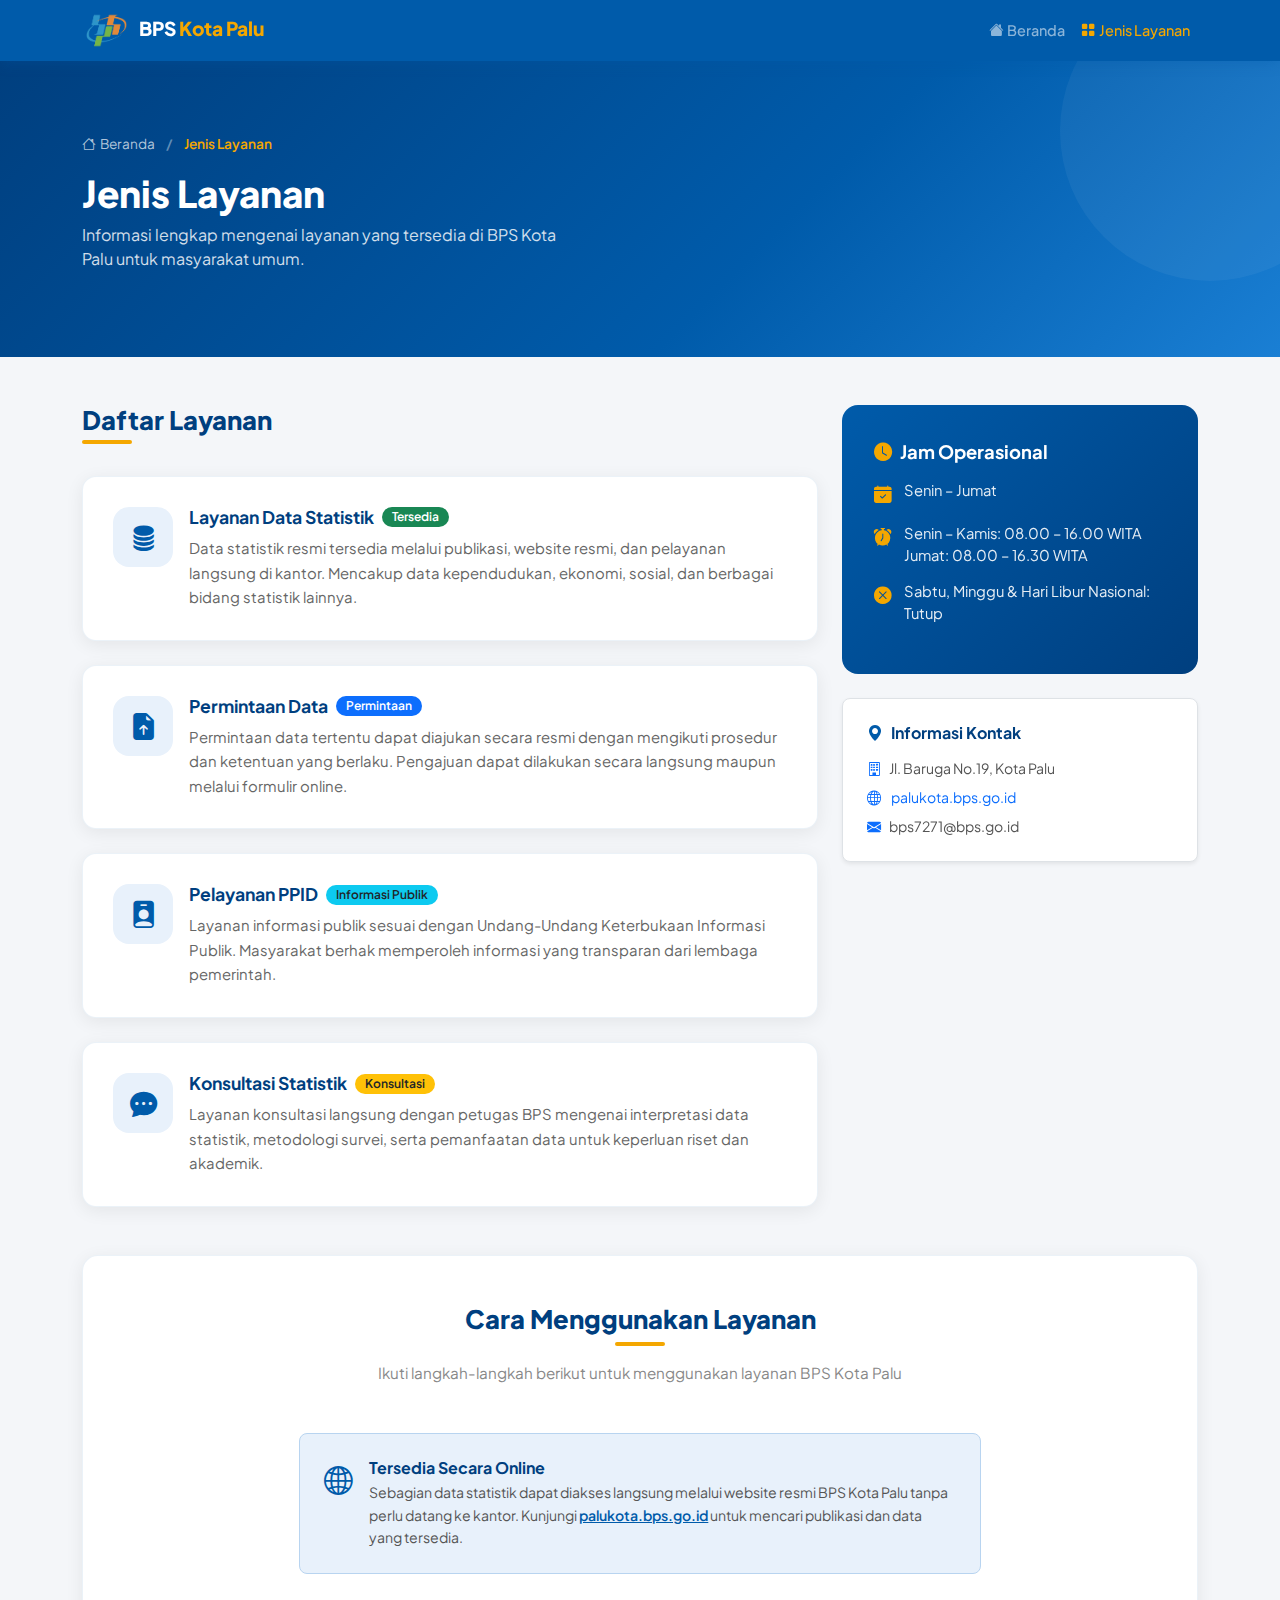
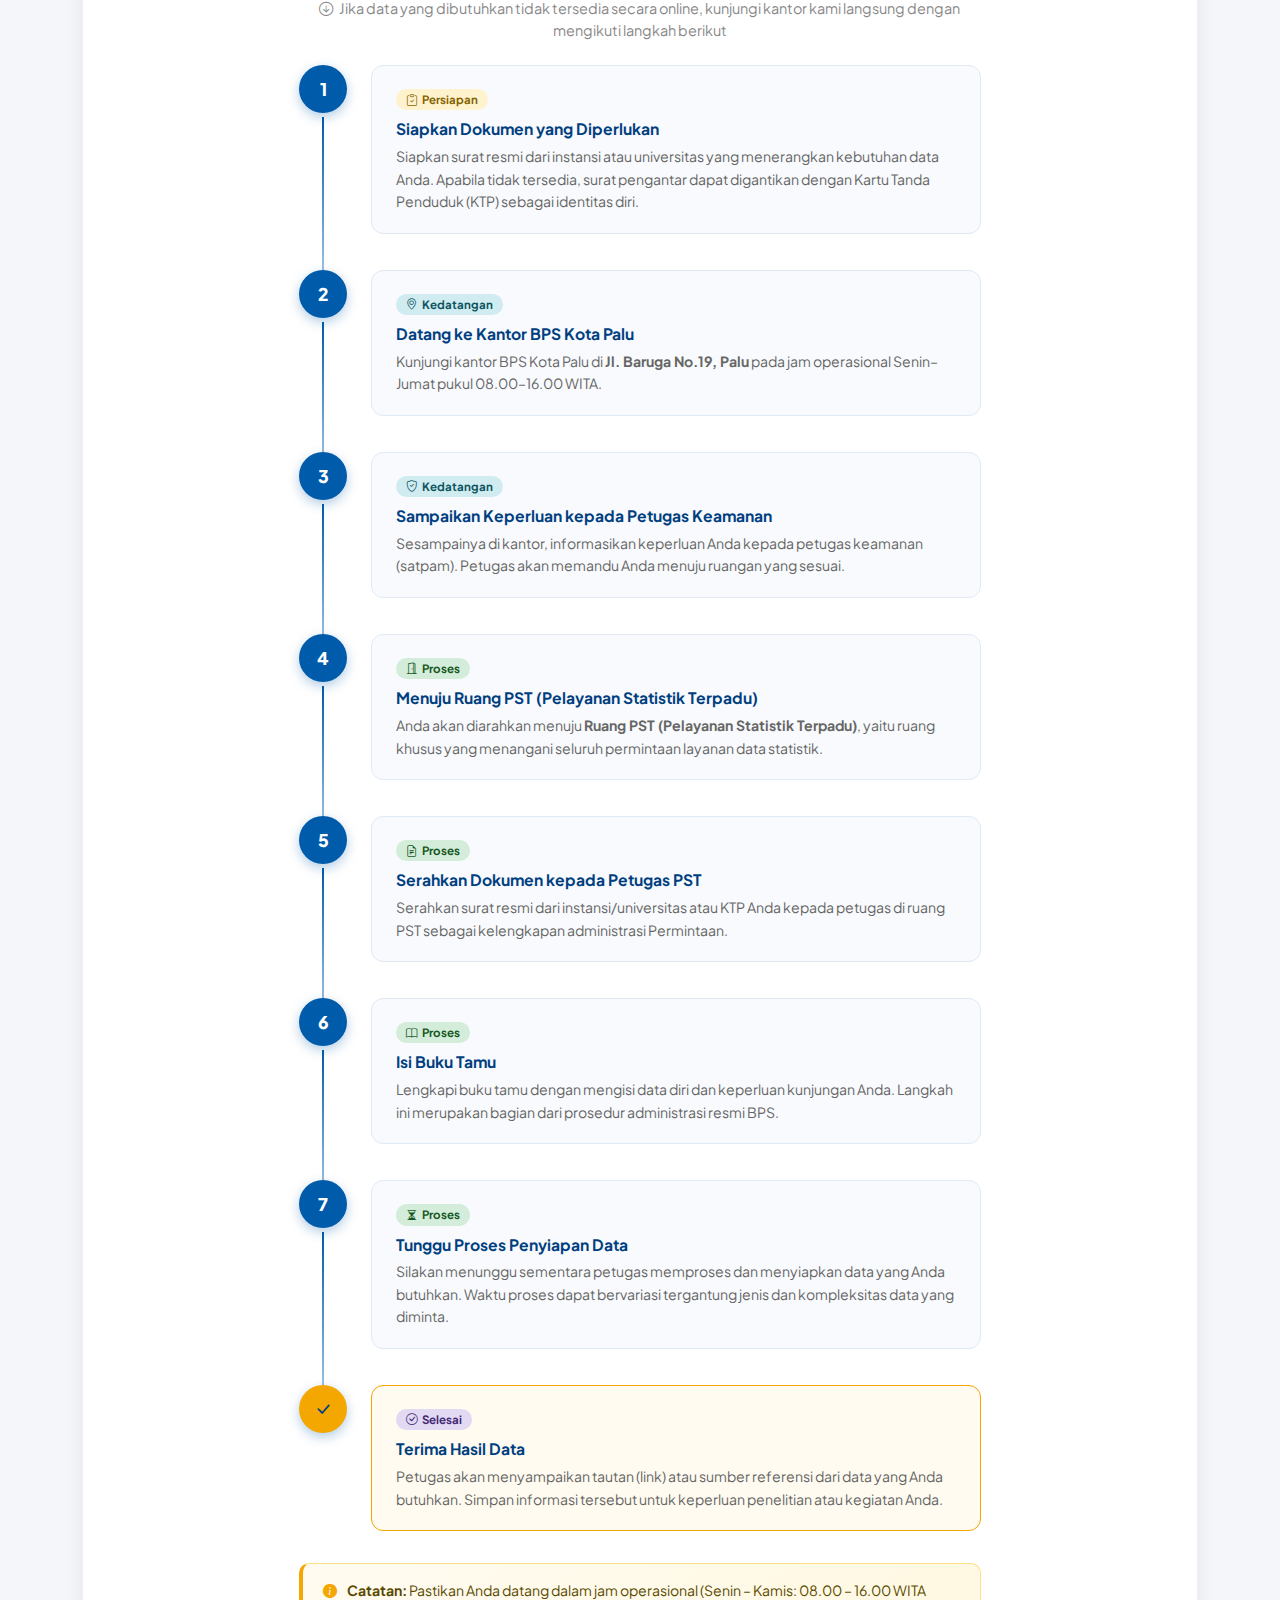
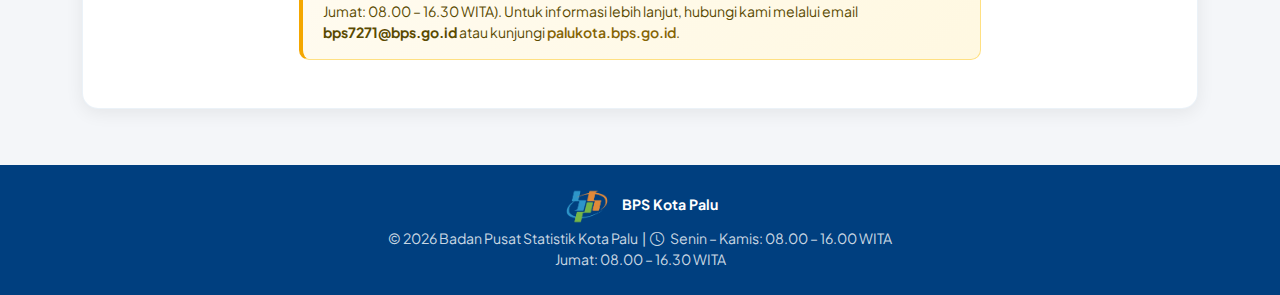
<file: layanan.html>
<!DOCTYPE html>
<html lang="id">
<head>
  <meta charset="UTF-8">
  <meta name="viewport" content="width=device-width, initial-scale=1.0">
  <title>Jenis Layanan - BPS Kota Palu</title>
  <link href="https://cdn.jsdelivr.net/npm/bootstrap@5.3.3/dist/css/bootstrap.min.css" rel="stylesheet">
  <link href="https://cdn.jsdelivr.net/npm/bootstrap-icons@1.11.3/font/bootstrap-icons.css" rel="stylesheet">
  <link href="https://fonts.googleapis.com/css2?family=Plus+Jakarta+Sans:wght@400;500;600;700;800&display=swap" rel="stylesheet">
  <style>
    :root {
      --bps-blue: #005baa;
      --bps-dark: #003f7f;
      --bps-light: #e8f1fb;
      --bps-accent: #f4a700;
    }

    body { font-family: 'Plus Jakarta Sans', sans-serif; background-color: #f4f6f9; }

    /* NAVBAR */
    .navbar { background-color: var(--bps-blue) !important; box-shadow: 0 2px 12px rgba(0,91,170,0.3); }
    .navbar-brand { font-weight: 800; font-size: 1.2rem; }
    .navbar-brand span { color: var(--bps-accent); }
    .nav-link { font-weight: 500; font-size: 0.9rem; transition: color 0.2s; }
    .nav-link:hover, .nav-link.active { color: var(--bps-accent) !important; }

    /* HERO */
    .hero {
      background: linear-gradient(135deg, var(--bps-dark) 0%, var(--bps-blue) 60%, #1a7fd4 100%);
      color: white; padding: 70px 20px; position: relative; overflow: hidden;
    }
    .hero::before {
      content: ''; position: absolute; top: -80px; right: -80px;
      width: 300px; height: 300px; border-radius: 50%; background: rgba(255,255,255,0.05);
    }
    .hero h1 { font-weight: 800; font-size: 2.3rem; }
    .hero-breadcrumb a { color: rgba(255,255,255,0.7); text-decoration: none; font-size: 0.85rem; transition: color 0.2s; }
    .hero-breadcrumb a:hover { color: var(--bps-accent); }
    .hero-breadcrumb span { color: var(--bps-accent); font-size: 0.85rem; font-weight: 600; }
    .hero-breadcrumb .sep { color: rgba(255,255,255,0.4); margin: 0 8px; }

    /* SECTION TITLE */
    .section-title { font-weight: 800; color: var(--bps-dark); font-size: 1.6rem; }
    .section-divider { width: 50px; height: 4px; background: var(--bps-accent); border-radius: 4px; margin-bottom: 32px; }

    /* LAYANAN CARD */
    .layanan-card {
      background: white; border-radius: 14px; padding: 30px;
      box-shadow: 0 4px 18px rgba(0,0,0,0.07);
      border: 1px solid rgba(0,91,170,0.08);
      transition: all 0.3s ease; position: relative; overflow: hidden;
    }
    .layanan-card::after {
      content: ''; position: absolute; bottom: 0; left: 0;
      width: 100%; height: 3px;
      background: linear-gradient(90deg, var(--bps-blue), var(--bps-accent));
      transform: scaleX(0); transform-origin: left; transition: transform 0.35s ease;
    }
    .layanan-card:hover { transform: translateY(-5px); box-shadow: 0 12px 32px rgba(0,91,170,0.15); }
    .layanan-card:hover::after { transform: scaleX(1); }
    .layanan-icon {
      width: 60px; height: 60px; border-radius: 16px; background: var(--bps-light);
      display: flex; align-items: center; justify-content: center;
      font-size: 1.7rem; color: var(--bps-blue); flex-shrink: 0;
    }
    .layanan-card h4 { font-weight: 700; color: var(--bps-dark); font-size: 1.1rem; margin-bottom: 10px; }
    .layanan-card p { color: #666; font-size: 0.93rem; line-height: 1.65; margin: 0; }
    .layanan-badge { font-size: 0.75rem; font-weight: 600; padding: 4px 10px; border-radius: 20px; }

    /* INFO BOX (SIDEBAR) */
    .info-box {
      background: linear-gradient(135deg, var(--bps-blue), var(--bps-dark));
      border-radius: 16px; color: white; padding: 36px 32px;
    }
    .info-box h5 { font-weight: 700; font-size: 1.15rem; margin-bottom: 16px; }
    .info-item { display: flex; align-items: flex-start; gap: 12px; margin-bottom: 14px; }
    .info-item i { color: var(--bps-accent); font-size: 1.1rem; margin-top: 2px; flex-shrink: 0; }
    .info-item span { font-size: 0.92rem; opacity: 0.9; line-height: 1.5; }

    /* ===== STEPPER TUTORIAL ===== */
    .tutorial-section {
      background: white;
      border-radius: 16px;
      padding: 48px 40px;
      box-shadow: 0 4px 18px rgba(0,0,0,0.07);
      border: 1px solid rgba(0,91,170,0.08);
    }

    .tutorial-section .section-title { text-align: center; }
    .tutorial-section .section-divider { margin: 0 auto 16px; }

    .tutorial-subtitle {
      text-align: center;
      color: #888;
      font-size: 0.95rem;
      margin-bottom: 48px;
    }

    .stepper {
      position: relative;
      display: flex;
      flex-direction: column;
      gap: 0;
    }

    .step {
      display: flex;
      gap: 24px;
      position: relative;
    }

    /* Garis vertikal penghubung antar step */
    .step:not(:last-child) .step-left::after {
      content: '';
      position: absolute;
      left: 23px;
      top: 52px;
      width: 2px;
      height: calc(100% - 4px);
      background: linear-gradient(180deg, var(--bps-blue), #c8dff5);
      z-index: 0;
    }

    .step-left {
      display: flex;
      flex-direction: column;
      align-items: center;
      position: relative;
      flex-shrink: 0;
    }

    .step-number {
      width: 48px;
      height: 48px;
      border-radius: 50%;
      background: var(--bps-blue);
      color: white;
      font-weight: 800;
      font-size: 1.1rem;
      display: flex;
      align-items: center;
      justify-content: center;
      position: relative;
      z-index: 1;
      box-shadow: 0 4px 12px rgba(0,91,170,0.3);
      flex-shrink: 0;
    }

    .step-right {
      padding-bottom: 36px;
      flex: 1;
    }

    .step:last-child .step-right {
      padding-bottom: 0;
    }

    .step-card {
      background: #f8fafd;
      border: 1px solid #e0eaf5;
      border-radius: 12px;
      padding: 20px 24px;
      transition: all 0.25s;
    }

    .step-card:hover {
      background: var(--bps-light);
      border-color: var(--bps-blue);
      box-shadow: 0 4px 14px rgba(0,91,170,0.1);
    }

    .step-card h6 {
      font-weight: 700;
      color: var(--bps-dark);
      font-size: 0.98rem;
      margin-bottom: 6px;
    }

    .step-card p {
      color: #666;
      font-size: 0.88rem;
      margin: 0;
      line-height: 1.6;
    }

    .step-tag {
      display: inline-block;
      font-size: 0.72rem;
      font-weight: 700;
      padding: 2px 10px;
      border-radius: 20px;
      margin-bottom: 10px;
    }

    .tag-persiapan { background: #fff3cd; color: #856404; }
    .tag-kedatangan { background: #d1ecf1; color: #0c5460; }
    .tag-proses { background: #d4edda; color: #155724; }
    .tag-selesai { background: #e2d9f3; color: #432874; }

    /* CATATAN BOX */
    .catatan-box {
      background: linear-gradient(135deg, #fffbf0, #fff8e1);
      border: 1px solid #ffe082;
      border-left: 4px solid var(--bps-accent);
      border-radius: 10px;
      padding: 16px 20px;
      margin-top: 32px;
    }
    .catatan-box p { font-size: 0.88rem; color: #5a4a00; margin: 0; }

    /* FOOTER */
    footer { background-color: var(--bps-dark); color: rgba(255,255,255,0.8); font-size: 0.88rem; }

    @media (max-width: 768px) {
      .hero h1 { font-size: 1.8rem; }
      .tutorial-section { padding: 32px 20px; }
      .step-left::after { left: 19px !important; }
      .step-number { width: 40px; height: 40px; font-size: 0.95rem; }
    }
  </style>
</head>
<body>

  <!-- NAVBAR -->
  <nav class="navbar navbar-expand-lg navbar-dark sticky-top">
    <div class="container">
      <a class="navbar-brand" href="index.html">
        <img src="img/logoBPS.png" alt="Logo BPS" height="35" class="me-2">BPS <span>Kota Palu</span>
      </a>
      <button class="navbar-toggler border-0" type="button" data-bs-toggle="collapse" data-bs-target="#navMenu">
        <span class="navbar-toggler-icon"></span>
      </button>
      <div class="collapse navbar-collapse" id="navMenu">
        <ul class="navbar-nav ms-auto">
          <li class="nav-item">
            <a class="nav-link" href="index.html"><i class="bi bi-house-fill me-1"></i>Beranda</a>
          </li>
          <li class="nav-item">
            <a class="nav-link active" href="layanan.html"><i class="bi bi-grid-fill me-1"></i>Jenis Layanan</a>
          </li>
        </ul>
      </div>
    </div>
  </nav>

  <!-- HERO -->
  <section class="hero">
    <div class="container position-relative" style="z-index:1;">
      <div class="hero-breadcrumb mb-3">
        <a href="index.html"><i class="bi bi-house me-1"></i>Beranda</a>
        <span class="sep">/</span>
        <span>Jenis Layanan</span>
      </div>
      <h1>Jenis Layanan</h1>
      <p style="opacity:0.82; max-width:500px; font-size:1rem;">
        Informasi lengkap mengenai layanan yang tersedia di BPS Kota Palu untuk masyarakat umum.
      </p>
    </div>
  </section>

  <!-- KONTEN: LAYANAN + SIDEBAR -->
  <section class="py-5">
    <div class="container">
      <div class="row g-4">

        <!-- KIRI: Daftar Layanan -->
        <div class="col-lg-8">
          <h2 class="section-title mb-1">Daftar Layanan</h2>
          <div class="section-divider"></div>

          <div class="d-flex flex-column gap-4">

            <div class="layanan-card">
              <div class="d-flex align-items-start gap-3">
                <div class="layanan-icon"><i class="bi bi-database-fill"></i></div>
                <div>
                  <div class="d-flex align-items-center gap-2 mb-2 flex-wrap">
                    <h4 class="mb-0">Layanan Data Statistik</h4>
                    <span class="badge bg-success layanan-badge">Tersedia</span>
                  </div>
                  <p>Data statistik resmi tersedia melalui publikasi, website resmi, dan pelayanan langsung di kantor. Mencakup data kependudukan, ekonomi, sosial, dan berbagai bidang statistik lainnya.</p>
                </div>
              </div>
            </div>

            <div class="layanan-card">
              <div class="d-flex align-items-start gap-3">
                <div class="layanan-icon"><i class="bi bi-file-earmark-arrow-up-fill"></i></div>
                <div>
                  <div class="d-flex align-items-center gap-2 mb-2 flex-wrap">
                    <h4 class="mb-0">Permintaan Data</h4>
                    <span class="badge bg-primary layanan-badge">Permintaan</span>
                  </div>
                  <p>Permintaan data tertentu dapat diajukan secara resmi dengan mengikuti prosedur dan ketentuan yang berlaku. Pengajuan dapat dilakukan secara langsung maupun melalui formulir online.</p>
                </div>
              </div>
            </div>

            <div class="layanan-card">
              <div class="d-flex align-items-start gap-3">
                <div class="layanan-icon"><i class="bi bi-person-badge-fill"></i></div>
                <div>
                  <div class="d-flex align-items-center gap-2 mb-2 flex-wrap">
                    <h4 class="mb-0">Pelayanan PPID</h4>
                    <span class="badge bg-info text-dark layanan-badge">Informasi Publik</span>
                  </div>
                  <p>Layanan informasi publik sesuai dengan Undang-Undang Keterbukaan Informasi Publik. Masyarakat berhak memperoleh informasi yang transparan dari lembaga pemerintah.</p>
                </div>
              </div>
            </div>

            <div class="layanan-card">
              <div class="d-flex align-items-start gap-3">
                <div class="layanan-icon"><i class="bi bi-chat-dots-fill"></i></div>
                <div>
                  <div class="d-flex align-items-center gap-2 mb-2 flex-wrap">
                    <h4 class="mb-0">Konsultasi Statistik</h4>
                    <span class="badge bg-warning text-dark layanan-badge">Konsultasi</span>
                  </div>
                  <p>Layanan konsultasi langsung dengan petugas BPS mengenai interpretasi data statistik, metodologi survei, serta pemanfaatan data untuk keperluan riset dan akademik.</p>
                </div>
              </div>
            </div>

          </div>
        </div>

        <!-- KANAN: Sidebar -->
        <div class="col-lg-4">
          <div class="sticky-top" style="top: 80px;">
            <div class="info-box mb-4">
              <h5><i class="bi bi-clock-fill me-2" style="color:var(--bps-accent);"></i>Jam Operasional</h5>
              <div class="info-item">
                <i class="bi bi-calendar-check-fill"></i>
                <span>Senin – Jumat</span>
              </div>
              <div class="info-item">
                <i class="bi bi-alarm-fill"></i>
                <span>Senin – Kamis: 08.00 – 16.00 WITA<br>Jumat: 08.00 – 16.30 WITA</span>
              </div>
              <div class="info-item">
                <i class="bi bi-x-circle-fill"></i>
                <span>Sabtu, Minggu & Hari Libur Nasional: Tutup</span>
              </div>
            </div>

            <div class="bg-white rounded-3 p-4 shadow-sm border">
              <h6 class="fw-bold mb-3" style="color:var(--bps-dark);">
                <i class="bi bi-geo-alt-fill me-2" style="color:var(--bps-blue);"></i>Informasi Kontak
              </h6>
              <p class="mb-2" style="font-size:0.88rem; color:#555;">
                <i class="bi bi-building me-2 text-primary"></i>Jl. Baruga No.19, Kota Palu
              </p>
              <p class="mb-2" style="font-size:0.88rem; color:#555;">
                <i class="bi bi-globe me-2 text-primary"></i>
                <a href="https://palukota.bps.go.id" target="_blank" class="text-decoration-none text-primary">palukota.bps.go.id</a>
              </p>
              <p class="mb-0" style="font-size:0.88rem; color:#555;">
                <i class="bi bi-envelope-fill me-2 text-primary"></i>bps7271@bps.go.id
              </p>
            </div>
          </div>
        </div>

      </div>
    </div>
  </section>

  <!-- TUTORIAL SECTION -->
  <section class="pb-5">
    <div class="container">
      <div class="tutorial-section">

        <h2 class="section-title">Cara Menggunakan Layanan</h2>
        <div class="section-divider"></div>
        <p class="tutorial-subtitle">
          Ikuti langkah-langkah berikut untuk menggunakan layanan BPS Kota Palu
        </p>
        
        <div class="row justify-content-center mb-4">
          <div class="col-lg-8">
            <div class="d-flex align-items-start gap-3 p-4 rounded-3" style="background: #e8f1fb; border: 1.5px solid #b8d4f0;">
              <div style="font-size:1.8rem; color: var(--bps-blue); flex-shrink:0;">
                <i class="bi bi-globe2"></i>
              </div>
              <div>
                <h6 class="fw-700 mb-1" style="color: var(--bps-dark); font-weight: 700;">Tersedia Secara Online</h6>
                <p class="mb-0" style="font-size: 0.88rem; color: #555; line-height: 1.6;">
                  Sebagian data statistik dapat diakses langsung melalui website resmi BPS Kota Palu tanpa perlu datang ke kantor. Kunjungi
                  <a href="https://palukota.bps.go.id" target="_blank" class="fw-semibold" style="color: var(--bps-blue);">palukota.bps.go.id</a>
                  untuk mencari publikasi dan data yang tersedia.
                </p>
              </div>
            </div>
          </div>
        </div>
      
        <div class="row justify-content-center mb-4">
          <div class="col-lg-8">
            <p class="text-center mb-0" style="color: #888; font-size: 0.9rem;">
              <i class="bi bi-arrow-down-circle me-1"></i>
              Jika data yang dibutuhkan tidak tersedia secara online, kunjungi kantor kami langsung dengan mengikuti langkah berikut
            </p>
          </div>
        </div>
        
        <div class="row justify-content-center">
          <div class="col-lg-8">
            <div class="stepper">

              <!-- Step 1 -->
              <div class="step">
                <div class="step-left">
                  <div class="step-number">1</div>
                </div>
                <div class="step-right">
                  <div class="step-card">
                    <span class="step-tag tag-persiapan"><i class="bi bi-clipboard-check me-1"></i>Persiapan</span>
                    <h6>Siapkan Dokumen yang Diperlukan</h6>
                    <p>Siapkan surat resmi dari instansi atau universitas yang menerangkan kebutuhan data Anda. Apabila tidak tersedia, surat pengantar dapat digantikan dengan Kartu Tanda Penduduk (KTP) sebagai identitas diri.</p>
                  </div>
                </div>
              </div>

              <!-- Step 2 -->
              <div class="step">
                <div class="step-left">
                  <div class="step-number">2</div>
                </div>
                <div class="step-right">
                  <div class="step-card">
                    <span class="step-tag tag-kedatangan"><i class="bi bi-geo-alt me-1"></i>Kedatangan</span>
                    <h6>Datang ke Kantor BPS Kota Palu</h6>
                    <p>Kunjungi kantor BPS Kota Palu di <strong>Jl. Baruga No.19, Palu</strong> pada jam operasional Senin–Jumat pukul 08.00–16.00 WITA.</p>
                  </div>
                </div>
              </div>

              <!-- Step 3 -->
              <div class="step">
                <div class="step-left">
                  <div class="step-number">3</div>
                </div>
                <div class="step-right">
                  <div class="step-card">
                    <span class="step-tag tag-kedatangan"><i class="bi bi-shield-check me-1"></i>Kedatangan</span>
                    <h6>Sampaikan Keperluan kepada Petugas Keamanan</h6>
                    <p>Sesampainya di kantor, informasikan keperluan Anda kepada petugas keamanan (satpam). Petugas akan memandu Anda menuju ruangan yang sesuai.</p>
                  </div>
                </div>
              </div>

              <!-- Step 4 -->
              <div class="step">
                <div class="step-left">
                  <div class="step-number">4</div>
                </div>
                <div class="step-right">
                  <div class="step-card">
                    <span class="step-tag tag-proses"><i class="bi bi-door-open me-1"></i>Proses</span>
                    <h6>Menuju Ruang PST (Pelayanan Statistik Terpadu)</h6>
                    <p>Anda akan diarahkan menuju <strong>Ruang PST (Pelayanan Statistik Terpadu)</strong>, yaitu ruang khusus yang menangani seluruh permintaan layanan data statistik.</p>
                  </div>
                </div>
              </div>

              <!-- Step 5 -->
              <div class="step">
                <div class="step-left">
                  <div class="step-number">5</div>
                </div>
                <div class="step-right">
                  <div class="step-card">
                    <span class="step-tag tag-proses"><i class="bi bi-file-earmark-text me-1"></i>Proses</span>
                    <h6>Serahkan Dokumen kepada Petugas PST</h6>
                    <p>Serahkan surat resmi dari instansi/universitas atau KTP Anda kepada petugas di ruang PST sebagai kelengkapan administrasi Permintaan.</p>
                  </div>
                </div>
              </div>

              <!-- Step 6 -->
              <div class="step">
                <div class="step-left">
                  <div class="step-number">6</div>
                </div>
                <div class="step-right">
                  <div class="step-card">
                    <span class="step-tag tag-proses"><i class="bi bi-book me-1"></i>Proses</span>
                    <h6>Isi Buku Tamu</h6>
                    <p>Lengkapi buku tamu dengan mengisi data diri dan keperluan kunjungan Anda. Langkah ini merupakan bagian dari prosedur administrasi resmi BPS.</p>
                  </div>
                </div>
              </div>

              <!-- Step 7 -->
              <div class="step">
                <div class="step-left">
                  <div class="step-number">7</div>
                </div>
                <div class="step-right">
                  <div class="step-card">
                    <span class="step-tag tag-proses"><i class="bi bi-hourglass-split me-1"></i>Proses</span>
                    <h6>Tunggu Proses Penyiapan Data</h6>
                    <p>Silakan menunggu sementara petugas memproses dan menyiapkan data yang Anda butuhkan. Waktu proses dapat bervariasi tergantung jenis dan kompleksitas data yang diminta.</p>
                  </div>
                </div>
              </div>

              <!-- Step 8 -->
              <div class="step">
                <div class="step-left">
                  <div class="step-number" style="background: var(--bps-accent); color: #003f7f;">
                    <i class="bi bi-check-lg"></i>
                  </div>
                </div>
                <div class="step-right">
                  <div class="step-card" style="border-color: var(--bps-accent); background: #fffbf0;">
                    <span class="step-tag tag-selesai"><i class="bi bi-check-circle me-1"></i>Selesai</span>
                    <h6>Terima Hasil Data</h6>
                    <p>Petugas akan menyampaikan tautan (link) atau sumber referensi dari data yang Anda butuhkan. Simpan informasi tersebut untuk keperluan penelitian atau kegiatan Anda.</p>
                  </div>
                </div>
              </div>

            </div><!-- end stepper -->

            <!-- Catatan -->
            <div class="catatan-box">
              <p>
                <i class="bi bi-info-circle-fill me-2" style="color: var(--bps-accent);"></i>
                <strong>Catatan:</strong> Pastikan Anda datang dalam jam operasional (Senin – Kamis: 08.00 – 16.00 WITA<br>Jumat: 08.00 – 16.30 WITA). Untuk informasi lebih lanjut, hubungi kami melalui email <strong>bps7271@bps.go.id</strong> atau kunjungi <a href="https://palukota.bps.go.id" target="_blank" class="text-decoration-none fw-semibold" style="color:#856404;">palukota.bps.go.id</a>.
              </p>
            </div>

          </div>
        </div>
      </div>
    </div>
  </section>

  <!-- FOOTER -->
  <footer class="py-4 mt-2">
    <div class="container text-center">
      <div class="mb-1">
        <img src="img/logoBPS.png" alt="Logo BPS" height="35" class="me-2">
        <strong class="text-white">BPS Kota Palu</strong>
      </div>
      <p class="mb-0">© 2026 Badan Pusat Statistik Kota Palu &nbsp;|&nbsp;
        <i class="bi bi-clock me-1"></i> Senin – Kamis: 08.00 – 16.00 WITA<br>Jumat: 08.00 – 16.30 WITA
      </p>
    </div>
  </footer>

  <script src="https://cdn.jsdelivr.net/npm/bootstrap@5.3.3/dist/js/bootstrap.bundle.min.js"></script>
</body>
</html>
</file>
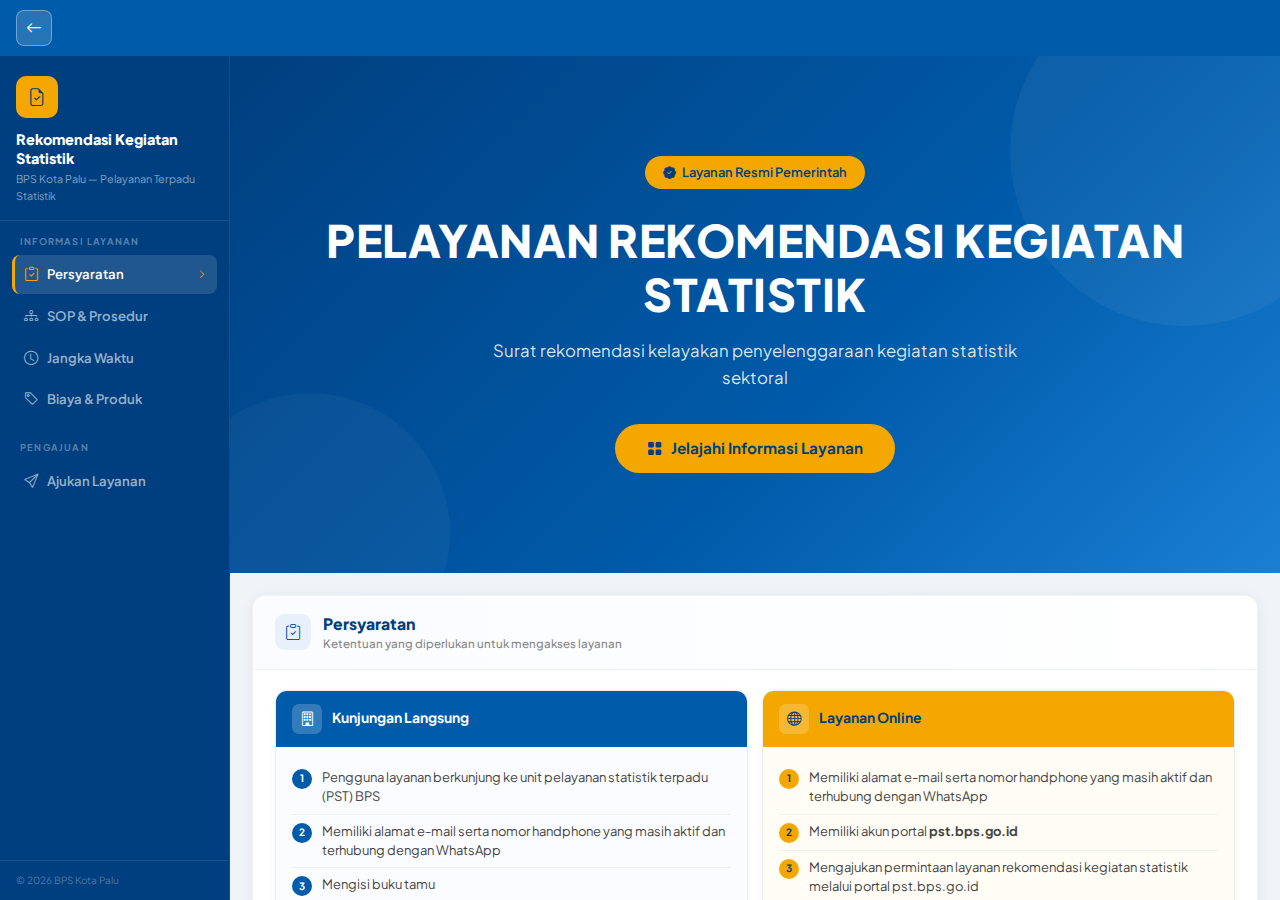
<file: rekomendasistatistik.html>
<!DOCTYPE html>
<html lang="id">
<head>
  <meta charset="UTF-8">
  <meta name="viewport" content="width=device-width, initial-scale=1.0">
  <title>Pelayanan Rekomendasi Kegiatan Statistik - BPS Kota Palu</title>
  <link href="https://cdn.jsdelivr.net/npm/bootstrap@5.3.3/dist/css/bootstrap.min.css" rel="stylesheet">
  <link href="https://cdn.jsdelivr.net/npm/bootstrap-icons@1.11.3/font/bootstrap-icons.css" rel="stylesheet">
  <link href="https://fonts.googleapis.com/css2?family=Plus+Jakarta+Sans:wght@400;500;600;700;800&display=swap" rel="stylesheet">

  <style>
    :root {
      --bps-blue:   #005baa;
      --bps-dark:   #003f7f;
      --bps-light:  #e8f1fb;
      --bps-accent: #f4a700;
      --sb-bg:      #003f7f;
    }
    *, *::before, *::after { box-sizing: border-box; margin: 0; padding: 0; }
    html, body { height: 100%; }
    body { font-family: 'Plus Jakarta Sans', sans-serif; background: #f0f4f9; display: flex; flex-direction: column; }

    /* ======= NAVBAR ======= */
    .navbar { background-color: var(--bps-blue) !important; padding: 0; min-height: 56px; position: relative; }
    .btn-back {
      display: inline-flex; align-items: center; justify-content: center;
      width: 36px; height: 36px;
      background: rgba(255,255,255,0.15); border: 1.5px solid rgba(255,255,255,0.35);
      border-radius: 8px; color: #fff; font-size: 1rem; text-decoration: none;
      transition: background 0.2s, border-color 0.2s, transform 0.15s;
      position: absolute; top: 50%; left: 16px; transform: translateY(-50%);
    }
    .btn-back:hover { background: rgba(255,255,255,0.28); border-color: rgba(255,255,255,0.6); color: #fff; transform: translateY(-50%) translateX(-2px); }

    /* ======= PAGE WRAPPER ======= */
    .page-wrapper { display: flex; flex: 1; overflow: hidden; height: calc(100vh - 56px); }

    /* ======= SIDEBAR ======= */
    .sidebar {
      width: 230px; flex-shrink: 0; background: var(--sb-bg);
      display: flex; flex-direction: column; overflow-y: auto; overflow-x: hidden;
      border-right: 1px solid rgba(255,255,255,0.08);
    }
    .sb-identity { padding: 20px 16px 16px; border-bottom: 1px solid rgba(255,255,255,0.1); }
    .sb-icon-box { width: 42px; height: 42px; border-radius: 10px; background: var(--bps-accent); display: flex; align-items: center; justify-content: center; font-size: 1.1rem; color: var(--bps-dark); margin-bottom: 12px; }
    .sb-title { font-size: 0.9rem; font-weight: 800; color: #fff; line-height: 1.3; margin-bottom: 4px; }
    .sb-sub { font-size: 0.67rem; color: rgba(255,255,255,0.5); line-height: 1.5; }
    .sb-group { padding: 14px 12px 6px; }
    .sb-group-label { font-size: 0.58rem; font-weight: 700; letter-spacing: 1.2px; text-transform: uppercase; color: rgba(255,255,255,0.35); margin-bottom: 6px; padding-left: 8px; }
    .sb-link { display: flex; align-items: center; gap: 9px; width: 100%; padding: 9px 10px 9px 12px; border-radius: 8px; font-size: 0.82rem; font-weight: 600; color: rgba(255,255,255,0.6); background: none; border: none; text-align: left; cursor: pointer; transition: all 0.15s; margin-bottom: 2px; }
    .sb-link .sb-ico { font-size: 0.9rem; flex-shrink: 0; }
    .sb-link .sb-arr { margin-left: auto; font-size: 0.6rem; color: var(--bps-accent); opacity: 0; transition: opacity 0.15s; flex-shrink: 0; }
    .sb-link:hover { background: rgba(255,255,255,0.1); color: #fff; }
    .sb-link.active { background: rgba(255,255,255,0.13); color: #fff; border-left: 3px solid var(--bps-accent); padding-left: 9px; }
    .sb-link.active .sb-ico { color: var(--bps-accent); }
    .sb-link.active .sb-arr { opacity: 1; }
    .sb-footer { margin-top: auto; padding: 12px 16px; border-top: 1px solid rgba(255,255,255,0.1); font-size: 0.62rem; color: rgba(255,255,255,0.3); }

    /* ======= MAIN AREA ======= */
    .main-area { flex: 1; display: flex; flex-direction: column; overflow-y: auto; overflow-x: hidden; min-width: 0; }

    /* ======= HERO ======= */
    .hero-detail {
      background: linear-gradient(135deg, var(--bps-dark) 0%, var(--bps-blue) 60%, #1a7fd4 100%);
      color: white; padding: 100px 20px;
      position: relative; overflow: hidden; flex-shrink: 0;
      text-align: center;
    }
    .hero-detail::before { content:''; position:absolute; top:-80px; right:-80px; width:350px; height:350px; border-radius:50%; background:rgba(255,255,255,0.05); pointer-events:none; }
    .hero-detail::after  { content:''; position:absolute; bottom:-100px; left:-60px; width:280px; height:280px; border-radius:50%; background:rgba(255,255,255,0.04); pointer-events:none; }
    .hero-inner { position: relative; z-index: 1; }
    .hero-badge { display: inline-flex; align-items: center; gap: 6px; background: var(--bps-accent); color: var(--bps-dark); font-size: 0.8rem; font-weight: 600; padding: 7px 18px; border-radius: 50px; margin-bottom: 24px; }
    .hero-title { font-size: clamp(1.6rem, 3.5vw, 2.8rem); font-weight: 800; color: #fff; line-height: 1.2; margin-bottom: 16px; text-transform: uppercase; letter-spacing: 0.5px; }
    .hero-sub { font-size: 1.05rem; color: rgba(255,255,255,0.85); margin-bottom: 32px; line-height: 1.65; max-width: 560px; margin-left: auto; margin-right: auto; }
    .hero-cta { display: inline-flex; align-items: center; gap: 9px; background: var(--bps-accent); color: var(--bps-dark); font-size: 0.95rem; font-weight: 700; padding: 13px 32px; border-radius: 50px; text-decoration: none; transition: all 0.25s; }
    .hero-cta:hover { background: #ffc107; color: var(--bps-dark); transform: translateY(-2px); box-shadow: 0 6px 20px rgba(244,167,0,0.45); }

    /* ======= CONTENT PANELS ======= */
    .content-area { padding: 22px 22px 48px; flex: 1; }
    .content-panel { display: none; }
    .content-panel.active { display: block; animation: fadeIn 0.2s ease; }
    @keyframes fadeIn { from { opacity:0; transform:translateY(6px); } to { opacity:1; transform:translateY(0); } }

    /* ======= SECTION BOX ======= */
    .section-box { background: white; border-radius: 14px; box-shadow: 0 2px 14px rgba(0,0,0,0.07); margin-bottom: 18px; overflow: hidden; border: 1px solid rgba(0,0,0,0.05); }
    .section-head { display: flex; align-items: center; gap: 12px; padding: 16px 22px; border-bottom: 1px solid #eef2f8; background: linear-gradient(to right, #fafcff, #fff); }
    .section-head-icon { width: 36px; height: 36px; border-radius: 9px; background: var(--bps-light); display: flex; align-items: center; justify-content: center; font-size: 1rem; color: var(--bps-blue); flex-shrink: 0; }
    .section-head-title { font-weight: 800; color: var(--bps-dark); font-size: 0.98rem; margin: 0; }
    .section-head-sub { font-size: 0.72rem; color: #888; font-weight: 500; margin: 0; }
    .section-body { padding: 20px 22px; }

    /* ======= PERSYARATAN CARDS ======= */
    .syarat-grid { display: grid; grid-template-columns: 1fr 1fr; gap: 14px; }
    .syarat-card { border-radius: 12px; overflow: hidden; border: 1px solid rgba(0,0,0,0.07); box-shadow: 0 2px 8px rgba(0,0,0,0.04); }
    .syarat-card-header { display: flex; align-items: center; gap: 10px; padding: 13px 16px; }
    .syarat-card-header.blue { background: var(--bps-blue); }
    .syarat-card-header.gold { background: var(--bps-accent); }
    .syarat-card-header.green { background: linear-gradient(135deg, #2e7d32, #388e3c); }
    .syarat-card-header .sh-icon { width: 30px; height: 30px; border-radius: 7px; background: rgba(255,255,255,0.2); display: flex; align-items: center; justify-content: center; font-size: 0.9rem; color: white; flex-shrink: 0; }
    .syarat-card-header.gold .sh-icon { color: var(--bps-dark); }
    .syarat-card-header .sh-title { font-weight: 700; font-size: 0.87rem; color: white; }
    .syarat-card-header.gold .sh-title { color: var(--bps-dark); }
    .syarat-card-body { padding: 14px 16px; background: #fafcff; }
    .syarat-card-body.gold-body { background: #fffdf5; }
    .syarat-num-list { list-style: none; padding: 0; margin: 0; }
    .syarat-num-list li { display: flex; gap: 10px; align-items: flex-start; padding: 7px 0; border-bottom: 1px solid rgba(0,0,0,0.05); font-size: 0.81rem; color: #444; line-height: 1.5; }
    .syarat-num-list li:last-child { border-bottom: none; padding-bottom: 0; }
    .syarat-num { width: 20px; height: 20px; border-radius: 50%; background: var(--bps-blue); color: white; font-size: 0.63rem; font-weight: 700; display: flex; align-items: center; justify-content: center; flex-shrink: 0; margin-top: 1px; }
    .syarat-num.gold-num { background: var(--bps-accent); color: var(--bps-dark); }

    /* ======= SOP FLOWCHART ======= */
    .sop-flowchart { margin-bottom: 26px; }
    .sop-flowchart:last-child { margin-bottom: 0; }
    .flowchart-title { font-weight: 700; color: white; font-size: 0.88rem; margin-bottom: 16px; padding: 11px 16px; border-radius: 8px; display: flex; align-items: center; justify-content: center; gap: 8px; }
    .flowchart-title.langsung { background: linear-gradient(135deg, #0056b3, #003f7f); }
    .flowchart-title.online   { background: linear-gradient(135deg, var(--bps-accent), #ff9800); }

    /* Snake grid — shared */
    .snake-grid { display:grid; gap:0; margin:12px 0; align-items:center; justify-items:center; width:100%; }
    .snake-5 { grid-template-columns: 1fr 26px 1fr 26px 1fr 26px 1fr 26px 1fr; }

    .sg-box { border:2px solid var(--bps-blue); border-radius:10px; padding:12px 6px 10px; text-align:center; background:white; width:100%; box-shadow:0 2px 8px rgba(0,91,170,0.08); transition:all 0.25s; box-sizing:border-box; }
    .sg-box:hover { box-shadow:0 6px 16px rgba(0,91,170,0.16); transform:translateY(-3px); }
    .sg-end { background:linear-gradient(135deg,var(--bps-blue),var(--bps-dark))!important; border-color:var(--bps-dark)!important; }
    .sg-icon { font-size:clamp(1.1rem,2.5vw,1.6rem); color:var(--bps-blue); display:block; margin-bottom:4px; }
    .sg-label { font-weight:600; color:var(--bps-dark); font-size:clamp(0.52rem,1.4vw,0.7rem); line-height:1.3; }
    .sg-arr { font-size:clamp(0.8rem,2vw,1.1rem); color:var(--bps-blue); display:flex; align-items:center; justify-content:center; width:100%; }
    .sg-down { flex-direction:column; align-self:stretch; justify-content:center; padding:2px 0; }
    .sg-turn { grid-column: 1 / -1; height: 18px; margin: 0; padding: 0; display: flex; align-items: center; color: var(--bps-blue); font-size: clamp(0.8rem,2vw,1.1rem); line-height: 1; }
    .sg-turn.r { justify-content: flex-end; padding-right: 4px; }
    .sg-turn.l { justify-content: flex-start; padding-left: 4px; }
    .sg-empty { width:100%; }
    .fc-selesai { text-align:center; color:#4caf50; font-weight:700; margin:4px 0 16px; font-size:0.88rem; }

    .sop-steps { padding:16px 18px; background:var(--bps-light); border-radius:10px; border-left:4px solid var(--bps-blue); }
    .sop-steps.online-border { border-left-color:var(--bps-accent); }
    .sop-steps strong.sop-steps-title { color:var(--bps-dark); display:block; margin-bottom:10px; font-size:0.84rem; }
    .sop-steps ol { margin:0; padding-left:18px; font-size:0.81rem; line-height:2; color:#555; }

    /* ======= JANGKA WAKTU ======= */
    .jw-card { border-radius:12px; overflow:hidden; border:1px solid rgba(0,0,0,0.07); box-shadow:0 2px 8px rgba(0,0,0,0.04); }
    .jw-card-header { display:flex; align-items:center; gap:10px; padding:13px 16px; background: var(--bps-blue); }
    .jw-card-header .sh-icon { width:30px; height:30px; border-radius:7px; background:rgba(255,255,255,0.2); display:flex; align-items:center; justify-content:center; font-size:0.9rem; color:white; flex-shrink:0; }
    .jw-card-header .sh-title { font-weight:700; font-size:0.87rem; color:white; }
    .jw-card-body { padding:14px 16px; background:#fafcff; font-size:0.81rem; color:#444; line-height:1.6; }

    /* ======= BIAYA ======= */
    .free-badge { display: flex; align-items: center; gap: 14px; background: linear-gradient(135deg,#e8f5e9,#f1f8e9); border: 1.5px solid #a5d6a7; border-radius: 10px; padding: 16px 20px; }
    .free-badge-icon { font-size: 1.8rem; color: #4caf50; flex-shrink: 0; }
    .free-badge-title { font-weight: 700; color: #2e7d32; font-size: 0.95rem; margin-bottom: 3px; }
    .free-badge-sub { font-size: 0.79rem; color: #555; }

    /* ======= PRODUCT CARDS ======= */
    .product-grid { display: grid; grid-template-columns: 1fr 1fr; gap: 14px; }
    .product-card { border: 2px solid var(--bps-blue); border-radius: 12px; padding: 18px; background: white; transition: all 0.25s; }
    .product-card:hover { box-shadow: 0 6px 20px rgba(0,91,170,0.15); transform: translateY(-4px); }
    .product-card-icon { width: 40px; height: 40px; border-radius: 9px; display: flex; align-items: center; justify-content: center; font-size: 1.2rem; margin-bottom: 12px; background: rgba(0,91,170,0.1); color: var(--bps-blue); }
    .product-card-title { font-weight: 700; color: var(--bps-dark); font-size: 0.85rem; margin-bottom: 6px; }
    .product-card-sub { font-size: 0.77rem; color: #666; line-height: 1.65; }

    /* ======= PENGAJUAN FORM ======= */
    .pengajuan-section { background:white; border-radius:14px; padding:30px; box-shadow:0 2px 14px rgba(0,0,0,0.07); border:1px solid rgba(0,91,170,0.08); }
    .pengajuan-tabs { display:flex; gap:8px; margin-bottom:26px; border-bottom:2px solid #eef2f8; }
    .pengajuan-tab { padding:9px 22px; border-radius:8px 8px 0 0; font-weight:700; font-size:0.87rem; cursor:pointer; border:none; background:transparent; color:#888; margin-bottom:-2px; border-bottom:2px solid transparent; transition:all 0.2s; font-family:'Plus Jakarta Sans',sans-serif; }
    .pengajuan-tab.active { color:var(--bps-blue); border-bottom:2px solid var(--bps-blue); background:var(--bps-light); }
    .pengajuan-tab:hover:not(.active) { color:var(--bps-blue); background:#f4f6f9; }
    .tab-content-panel { display:none; }
    .tab-content-panel.active { display:block; }
    .form-label { font-weight:600; font-size:0.84rem; color:var(--bps-dark); margin-bottom:5px; }
    .form-control, .form-select { border:1.5px solid #e0eaf5; border-radius:10px; padding:10px 14px; font-size:0.88rem; transition:border-color 0.2s; font-family:'Plus Jakarta Sans',sans-serif; }
    .form-control:focus, .form-select:focus { border-color:var(--bps-blue); box-shadow:0 0 0 3px rgba(0,91,170,0.1); }
    .upload-area { border:2px dashed #c8dff5; border-radius:12px; padding:26px; text-align:center; cursor:pointer; transition:all 0.2s; background:#f8fafd; position:relative; }
    .upload-area:hover, .upload-area.dragover { border-color:var(--bps-blue); background:var(--bps-light); }
    .upload-area input[type="file"] { position:absolute; inset:0; opacity:0; cursor:pointer; width:100%; height:100%; }
    .upload-icon { font-size:2rem; color:var(--bps-blue); margin-bottom:8px; }
    .upload-text { font-size:0.85rem; color:#666; }
    .upload-hint { font-size:0.75rem; color:#aaa; margin-top:4px; }
    .upload-filename { font-size:0.82rem; color:var(--bps-blue); font-weight:600; margin-top:8px; }
    .btn-submit { background:linear-gradient(135deg,var(--bps-blue),var(--bps-dark)); color:white; border:none; border-radius:50px; padding:11px 32px; font-weight:700; font-size:0.9rem; cursor:pointer; transition:all 0.25s; display:inline-flex; align-items:center; gap:8px; font-family:'Plus Jakarta Sans',sans-serif; }
    .btn-submit:hover:not(:disabled) { transform:translateY(-2px); box-shadow:0 8px 20px rgba(0,91,170,0.3); }
    .btn-submit:disabled { opacity:0.7; cursor:not-allowed; }
    .tiket-box { background:linear-gradient(135deg,#e8f5e9,#f1f8e9); border:2px solid #a5d6a7; border-radius:16px; padding:30px; text-align:center; display:none; }
    .tiket-box.show { display:block; }
    .tiket-number { font-size:1.8rem; font-weight:800; color:#2e7d32; letter-spacing:2px; margin:12px 0; padding:13px 22px; background:white; border-radius:12px; border:2px dashed #a5d6a7; display:inline-block; }
    .tiket-warning { font-size:0.79rem; color:#666; margin-top:10px; }
    .status-badge { display:inline-block; padding:6px 16px; border-radius:20px; font-weight:700; font-size:0.82rem; }
    .status-menunggu { background:#fff3cd; color:#856404; }
    .status-diproses { background:#cff4fc; color:#055160; }
    .status-selesai  { background:#d1e7dd; color:#0a3622; }
    .status-ditolak  { background:#f8d7da; color:#842029; }
    .result-card { background:#f8fafd; border:1px solid #e0eaf5; border-radius:12px; padding:20px; display:none; }
    .result-card.show { display:block; }
    .result-row { display:flex; gap:12px; margin-bottom:8px; font-size:0.84rem; }
    .result-label { color:#888; min-width:130px; font-weight:600; }
    .result-value { color:#333; }

    /* ======= SCROLL ANCHOR ======= */
    .scroll-anchor { scroll-margin-top: 80px; }

    /* ======= FOOTER ======= */
    footer { background-color:var(--bps-dark); color:rgba(255,255,255,0.8); font-size:0.85rem; flex-shrink:0; }

    /* ======= RESPONSIVE ======= */
    @media (max-width:1024px) {
      .sidebar { width: 200px; }
      .sb-title { font-size: 0.82rem; }
      .snake-5 { grid-template-columns: 1fr 22px 1fr 22px 1fr 22px 1fr 22px 1fr; }
    }
    @media (max-width:768px) {
      .sidebar { display:none; }
      .page-wrapper { height: auto; overflow: visible; }
      .main-area { overflow: visible; }
      .hero-detail { padding: 40px 20px; }
      .hero-title { font-size: clamp(1.3rem, 5vw, 2rem); }
      .hero-sub { font-size: 0.95rem; }
      .hero-cta { font-size: 0.88rem; padding: 11px 24px; }
      .content-area { padding: 14px 14px 40px; }
      .syarat-grid { grid-template-columns: 1fr; }
      .product-grid { grid-template-columns: 1fr; }
      .snake-5 { grid-template-columns: 1fr 16px 1fr 16px 1fr 16px 1fr 16px 1fr; }
      .sg-label { font-size: clamp(0.46rem,1.3vw,0.62rem); }
      .pengajuan-section { padding: 20px 14px; }
      .pengajuan-tabs { flex-wrap: wrap; }
      .pengajuan-tab { font-size: 0.8rem; padding: 8px 14px; }
      .section-head { padding: 14px 16px; }
      .section-body { padding: 14px 16px; }
      .result-row { flex-direction: column; gap: 2px; }
      .result-label { min-width: unset; }
    }
    @media (max-width:600px) {
      .hero-detail { padding: 32px 16px; }
      .snake-5 { grid-template-columns: 1fr 12px 1fr 12px 1fr 12px 1fr 12px 1fr; }
      .sg-box { padding: 8px 2px 7px; border-radius: 7px; }
      .sg-icon { font-size: 0.95rem; margin-bottom: 2px; }
      .sg-label { font-size: 0.43rem; }
      .sg-arr { font-size: 0.7rem; }
      .sop-steps ol { font-size: 0.78rem; line-height: 1.9; }
      .flowchart-title { font-size: 0.8rem; padding: 9px 12px; }
      .tiket-number { font-size: 1.2rem; padding: 10px 16px; }
    }
    @media (max-width:480px) {
      .hero-detail { padding: 26px 14px; }
      .hero-badge { font-size: 0.72rem; padding: 6px 14px; }
      .hero-cta { font-size: 0.82rem; padding: 10px 20px; }
      .section-box { border-radius: 10px; }
      .section-body { padding: 12px; }
      .section-head { padding: 12px 14px; gap: 10px; }
      .section-head-title { font-size: 0.88rem; }
      .syarat-card-body { padding: 10px 12px; }
      .syarat-num-list li { font-size: 0.78rem; }
      .tiket-box { padding: 20px 14px; }
      .pengajuan-section { border-radius: 10px; padding: 16px 12px; }
      .btn-submit { font-size: 0.84rem; padding: 10px 22px; }
      .snake-5 { grid-template-columns: 1fr 9px 1fr 9px 1fr 9px 1fr 9px 1fr; }
      .form-control, .form-select { font-size: 0.84rem; padding: 9px 11px; }
    }
    @media (max-width:360px) {
      .hero-title { font-size: 1.2rem; }
      .snake-5 { grid-template-columns: 1fr 7px 1fr 7px 1fr 7px 1fr 7px 1fr; }
      .sg-label { font-size: 0.38rem; }
    }

    /* ======= MOBILE BOTTOM NAV ======= */
    .mobile-bottom-nav {
      display: none;
      position: fixed;
      bottom: 0; left: 0; right: 0;
      background: var(--bps-dark);
      border-top: 1px solid rgba(255,255,255,0.1);
      z-index: 1000;
      padding: 0;
      box-shadow: 0 -4px 20px rgba(0,0,0,0.25);
    }
    .mbn-inner { display: flex; align-items: stretch; justify-content: space-around; height: 60px; }
    .mbn-item {
      display: flex; flex-direction: column; align-items: center; justify-content: center;
      flex: 1; gap: 3px; background: none; border: none; cursor: pointer;
      color: rgba(255,255,255,0.5); font-size: 0.56rem; font-weight: 700;
      font-family: 'Plus Jakarta Sans', sans-serif; padding: 6px 2px;
      border-top: 2px solid transparent; transition: all 0.18s;
      text-transform: uppercase; letter-spacing: 0.4px;
    }
    .mbn-item i { font-size: 1.15rem; display: block; }
    .mbn-item:hover { color: rgba(255,255,255,0.8); }
    .mbn-item.active { color: var(--bps-accent); border-top-color: var(--bps-accent); }
    .mbn-item.active i { color: var(--bps-accent); }

    @media (max-width:768px) {
      .mobile-bottom-nav { display: block; }
      .main-area { padding-bottom: 60px; }
      .content-area { padding-bottom: 80px; }
      .info-banner-grid { grid-template-columns: 1fr !important; }
      .cara-grid { grid-template-columns: 1fr 1fr !important; }
    }
    @media (max-width:480px) {
      .cara-grid { grid-template-columns: 1fr 1fr !important; }
    }
    @media (max-width:360px) {
      .cara-grid { grid-template-columns: 1fr !important; }
    }
  </style>
</head>
<body>

<!-- NAVBAR -->
<nav class="navbar navbar-expand-lg navbar-dark sticky-top">
  <div class="container">
    <a class="btn-back" href="index.html" title="Kembali">
      <i class="bi bi-arrow-left"></i>
    </a>
  </div>
</nav>

<div class="page-wrapper">

  <!-- SIDEBAR -->
  <aside class="sidebar">
    <div class="sb-identity">
      <div class="sb-icon-box"><i class="bi bi-file-earmark-check"></i></div>
      <div class="sb-title">Rekomendasi Kegiatan Statistik</div>
      <div class="sb-sub">BPS Kota Palu — Pelayanan Terpadu Statistik</div>
    </div>
    <div class="sb-group">
      <div class="sb-group-label">Informasi Layanan</div>
      <button class="sb-link active" onclick="scrollToSection('section-persyaratan', this)">
        <i class="bi bi-clipboard-check sb-ico"></i> Persyaratan
        <i class="bi bi-chevron-right sb-arr"></i>
      </button>
      <button class="sb-link" onclick="scrollToSection('section-sop', this)">
        <i class="bi bi-diagram-3 sb-ico"></i> SOP &amp; Prosedur
        <i class="bi bi-chevron-right sb-arr"></i>
      </button>
      <button class="sb-link" onclick="scrollToSection('section-jangka', this)">
        <i class="bi bi-clock sb-ico"></i> Jangka Waktu
        <i class="bi bi-chevron-right sb-arr"></i>
      </button>
      <button class="sb-link" onclick="scrollToSection('section-biaya', this)">
        <i class="bi bi-tag sb-ico"></i> Biaya &amp; Produk
        <i class="bi bi-chevron-right sb-arr"></i>
      </button>
    </div>
    <div class="sb-group">
      <div class="sb-group-label">Pengajuan</div>
      <button class="sb-link" onclick="showPanel('ajukan', this)">
        <i class="bi bi-send sb-ico"></i> Ajukan Layanan
        <i class="bi bi-chevron-right sb-arr"></i>
      </button>
    </div>
    <div class="sb-footer">© 2026 BPS Kota Palu</div>
  </aside>

  <!-- MAIN AREA -->
  <div class="main-area" id="main-area">

    <!-- HERO -->
    <section class="hero-detail">
      <div class="hero-inner">
        <div class="hero-badge"><i class="bi bi-patch-check-fill"></i> Layanan Resmi Pemerintah</div>
        <h1 class="hero-title">Pelayanan Rekomendasi Kegiatan Statistik</h1>
        <p class="hero-sub">Surat rekomendasi kelayakan penyelenggaraan kegiatan statistik sektoral</p>
        <a class="hero-cta" href="#" onclick="scrollToSection('section-persyaratan', document.querySelector('.sb-link')); return false;">
          <i class="bi bi-grid-fill"></i> Jelajahi Informasi Layanan
        </a>
      </div>
    </section>

    <div class="content-area">

      <!-- ===== PANEL: INFORMASI LAYANAN ===== -->
      <div id="panel-info" class="content-panel active">

        <!-- PERSYARATAN -->
        <div id="section-persyaratan" class="scroll-anchor">
          <div class="section-box">
            <div class="section-head">
              <div class="section-head-icon"><i class="bi bi-clipboard-check"></i></div>
              <div>
                <p class="section-head-title">Persyaratan</p>
                <p class="section-head-sub">Ketentuan yang diperlukan untuk mengakses layanan</p>
              </div>
            </div>
            <div class="section-body">
              <div class="syarat-grid">
                <!-- Kunjungan Langsung -->
                <div class="syarat-card">
                  <div class="syarat-card-header blue">
                    <div class="sh-icon"><i class="bi bi-building"></i></div>
                    <span class="sh-title">Kunjungan Langsung</span>
                  </div>
                  <div class="syarat-card-body">
                    <ul class="syarat-num-list">
                      <li><span class="syarat-num">1</span><span>Pengguna layanan berkunjung ke unit pelayanan statistik terpadu (PST) BPS</span></li>
                      <li><span class="syarat-num">2</span><span>Memiliki alamat e-mail serta nomor handphone yang masih aktif dan terhubung dengan WhatsApp</span></li>
                      <li><span class="syarat-num">3</span><span>Mengisi buku tamu</span></li>
                      <li><span class="syarat-num">4</span><span>Mengajukan permintaan layanan rekomendasi kegiatan statistik kepada petugas</span></li>
                    </ul>
                  </div>
                </div>
                <!-- Layanan Online -->
                <div class="syarat-card">
                  <div class="syarat-card-header gold">
                    <div class="sh-icon"><i class="bi bi-globe" style="color:var(--bps-dark);"></i></div>
                    <span class="sh-title">Layanan Online</span>
                  </div>
                  <div class="syarat-card-body gold-body">
                    <ul class="syarat-num-list">
                      <li><span class="syarat-num gold-num">1</span><span>Memiliki alamat e-mail serta nomor handphone yang masih aktif dan terhubung dengan WhatsApp</span></li>
                      <li><span class="syarat-num gold-num">2</span><span>Memiliki akun portal <strong>pst.bps.go.id</strong></span></li>
                      <li><span class="syarat-num gold-num">3</span><span>Mengajukan permintaan layanan rekomendasi kegiatan statistik melalui portal pst.bps.go.id</span></li>
                    </ul>
                  </div>
                </div>
              </div>
            </div>
          </div>
        </div>

        <!-- SOP -->
        <div id="section-sop" class="scroll-anchor">
          <div class="section-box">
            <div class="section-head">
              <div class="section-head-icon"><i class="bi bi-diagram-3"></i></div>
              <div>
                <p class="section-head-title">SOP &amp; Prosedur</p>
                <p class="section-head-sub">Alur standar operasional pelayanan rekomendasi kegiatan statistik</p>
              </div>
            </div>
            <div class="section-body">

              <!-- FLOWCHART KUNJUNGAN LANGSUNG -->
              <div class="sop-flowchart">
                <div class="flowchart-title langsung"><i class="bi bi-building"></i> Layanan dengan Kunjungan Langsung</div>

                <div class="snake-grid snake-5">
                  <!-- ROW 1 → -->
                  <div class="sg-box"><span class="sg-icon"><i class="bi bi-building"></i></span><div class="sg-label">Berkunjung<br>ke PST BPS</div></div>
                  <div class="sg-arr"><i class="bi bi-arrow-right"></i></div>
                  <div class="sg-box"><span class="sg-icon"><i class="bi bi-book"></i></span><div class="sg-label">Isi Buku<br>Tamu</div></div>
                  <div class="sg-arr"><i class="bi bi-arrow-right"></i></div>
                  <div class="sg-box"><span class="sg-icon"><i class="bi bi-ticket-perforated"></i></span><div class="sg-label">Ambil Nomor<br>Antrian</div></div>
                  <div class="sg-arr"><i class="bi bi-arrow-right"></i></div>
                  <div class="sg-box"><span class="sg-icon"><i class="bi bi-hourglass-split"></i></span><div class="sg-label">Tunggu<br>Giliran</div></div>
                  <div class="sg-arr"><i class="bi bi-arrow-right"></i></div>
                  <div class="sg-box"><span class="sg-icon"><i class="bi bi-chat-dots"></i></span><div class="sg-label">Sampaikan<br>Permintaan</div></div>
                  <!-- TURN kanan ↓ -->
                  <div class="sg-turn r"><i class="bi bi-arrow-down"></i></div>
                  <!-- ROW 2 ← -->
                  <div class="sg-box"><span class="sg-icon"><i class="bi bi-person-plus"></i></span><div class="sg-label">Buat Akun<br>&amp; Login Portal</div></div>
                  <div class="sg-arr"><i class="bi bi-arrow-left"></i></div>
                  <div class="sg-box"><span class="sg-icon"><i class="bi bi-headset"></i></span><div class="sg-label">Bantu Akses<br>Portal</div></div>
                  <div class="sg-arr"><i class="bi bi-arrow-left"></i></div>
                  <div class="sg-box"><span class="sg-icon"><i class="bi bi-file-earmark-text"></i></span><div class="sg-label">Berikan<br>Formulir</div></div>
                  <div class="sg-arr"><i class="bi bi-arrow-left"></i></div>
                  <div class="sg-box"><span class="sg-icon"><i class="bi bi-search"></i></span><div class="sg-label">Bantu Cari<br>Referensi</div></div>
                  <div class="sg-arr"><i class="bi bi-arrow-left"></i></div>
                  <div class="sg-box"><span class="sg-icon"><i class="bi bi-send-plus"></i></span><div class="sg-label">Dampingi<br>Pengajuan</div></div>
                  <!-- TURN kiri ↓ -->
                  <div class="sg-turn l"><i class="bi bi-arrow-down"></i></div>
                  <!-- ROW 3 → -->
                  <div class="sg-box"><span class="sg-icon"><i class="bi bi-clipboard-check"></i></span><div class="sg-label">Periksa<br>Rancangan</div></div>
                  <div class="sg-arr"><i class="bi bi-arrow-right"></i></div>
                  <div class="sg-box"><span class="sg-icon"><i class="bi bi-people"></i></span><div class="sg-label">Evaluasi<br>Bersama Tim</div></div>
                  <div class="sg-arr"><i class="bi bi-arrow-right"></i></div>
                  <div class="sg-box"><span class="sg-icon"><i class="bi bi-pencil-square"></i></span><div class="sg-label">Susun Naskah<br>Rekomendasi</div></div>
                  <div class="sg-arr"><i class="bi bi-arrow-right"></i></div>
                  <div class="sg-box"><span class="sg-icon"><i class="bi bi-patch-check"></i></span><div class="sg-label">Pengesahan<br>Direktur</div></div>
                  <div class="sg-arr"><i class="bi bi-arrow-right"></i></div>
                  <div class="sg-box"><span class="sg-icon"><i class="bi bi-envelope-check"></i></span><div class="sg-label">Kirim Surat<br>via Portal</div></div>
                  <!-- TURN kanan ↓ -->
                  <div class="sg-turn r"><i class="bi bi-arrow-down"></i></div>
                  <!-- ROW 4 ← partial -->
                  <div style="grid-column: span 6;"></div>
                  <div class="sg-box sg-end"><span class="sg-icon" style="color:white;"><i class="bi bi-check-circle"></i></span><div class="sg-label" style="color:white;">Selesai<br>Layanan</div></div>
                  <div class="sg-arr"><i class="bi bi-arrow-left"></i></div>
                  <div class="sg-box"><span class="sg-icon"><i class="bi bi-star"></i></span><div class="sg-label">Beri<br>Rating</div></div>
                </div>

                <div class="fc-selesai"><i class="bi bi-check-circle-fill me-2"></i>SELESAI</div>

                <div class="sop-steps">
                  <strong class="sop-steps-title">Detail Prosedur Kunjungan Langsung:</strong>
                  <ol>
                    <li>Pengguna layanan mengakses layanan rekomendasi kegiatan statistik dengan mengunjungi unit PST BPS.</li>
                    <li>Pengguna layanan mengisi buku tamu.</li>
                    <li>Pengguna layanan mengambil nomor antrian.</li>
                    <li>Pengguna layanan menunggu waktu dilayani sesuai nomor antrian.</li>
                    <li>Pengguna layanan menyampaikan permintaan layanan rekomendasi kegiatan statistik kepada petugas.</li>
                    <li>Petugas memberikan softcopy formulir rekomendasi kegiatan statistik sektoral kepada pengguna layanan yang berisi pertanyaan mengenai penyelenggaraan kegiatan statistik melalui portal pst.bps.go.id.</li>
                    <li>Petugas membantu pengguna layanan dalam mengakses layanan rekomendasi kegiatan statistik melalui portal pst.bps.go.id.</li>
                    <li>Pengguna layanan membuat akun dan login di portal pst.bps.go.id.</li>
                    <li>Petugas membantu pengguna layanan mencari informasi tentang kegiatan statistik yang sudah mendapatkan rekomendasi dari BPS sebagai referensi untuk kegiatan statistik yang akan dilaksanakan.</li>
                    <li>Petugas mendampingi pengguna layanan melakukan pengajuan rekomendasi kegiatan statistik melalui portal pst.bps.go.id.</li>
                    <li>Petugas melakukan pemeriksaan rancangan kegiatan statistik.</li>
                    <li>Petugas bersama tim terkait melakukan evaluasi dan mendiskusikan rancangan kegiatan statistik.</li>
                    <li>Petugas menyusun naskah surat rekomendasi yang berisi kelayakan pelaksanaan kegiatan statistik sektoral.</li>
                    <li>Direktur Diseminasi Statistik mengesahkan surat rekomendasi yang berisi kelayakan pelaksanaan kegiatan statistik sektoral.</li>
                    <li>Petugas mengirimkan surat rekomendasi kegiatan statistik sektoral kepada pengguna layanan melalui portal pst.bps.go.id.</li>
                    <li>Pengguna layanan memberikan penilaian (rating) terhadap kualitas pelayanan rekomendasi kegiatan statistik.</li>
                    <li>Pengguna layanan selesai mengakses layanan rekomendasi kegiatan statistik.</li>
                  </ol>
                </div>
              </div>

              <!-- FLOWCHART LAYANAN ONLINE -->
              <div class="sop-flowchart" style="margin-top:26px;">
                <div class="flowchart-title online"><i class="bi bi-globe"></i> Layanan dengan Cara Online</div>

                <div class="snake-grid snake-5">
                  <!-- ROW 1 → -->
                  <div class="sg-box"><span class="sg-icon"><i class="bi bi-globe"></i></span><div class="sg-label">Akses Portal<br>pst.bps.go.id</div></div>
                  <div class="sg-arr"><i class="bi bi-arrow-right"></i></div>
                  <div class="sg-box"><span class="sg-icon"><i class="bi bi-person-check"></i></span><div class="sg-label">Login<br>Portal</div></div>
                  <div class="sg-arr"><i class="bi bi-arrow-right"></i></div>
                  <div class="sg-box"><span class="sg-icon"><i class="bi bi-search"></i></span><div class="sg-label">Cari<br>Referensi</div></div>
                  <div class="sg-arr"><i class="bi bi-arrow-right"></i></div>
                  <div class="sg-box"><span class="sg-icon"><i class="bi bi-send-plus"></i></span><div class="sg-label">Ajukan<br>Rekomendasi</div></div>
                  <div class="sg-arr"><i class="bi bi-arrow-right"></i></div>
                  <div class="sg-box"><span class="sg-icon"><i class="bi bi-clipboard-check"></i></span><div class="sg-label">Periksa<br>Rancangan</div></div>
                  <!-- TURN kanan ↓ -->
                  <div class="sg-turn r"><i class="bi bi-arrow-down"></i></div>
                  <!-- ROW 2 ← -->
                  <div class="sg-box sg-end"><span class="sg-icon" style="color:white;"><i class="bi bi-check-circle"></i></span><div class="sg-label" style="color:white;">Selesai<br>Layanan</div></div>
                  <div class="sg-arr"><i class="bi bi-arrow-left"></i></div>
                  <div class="sg-box"><span class="sg-icon"><i class="bi bi-star"></i></span><div class="sg-label">Beri<br>Rating</div></div>
                  <div class="sg-arr"><i class="bi bi-arrow-left"></i></div>
                  <div class="sg-box"><span class="sg-icon"><i class="bi bi-envelope-check"></i></span><div class="sg-label">Kirim Surat<br>via Portal</div></div>
                  <div class="sg-arr"><i class="bi bi-arrow-left"></i></div>
                  <div class="sg-box"><span class="sg-icon"><i class="bi bi-patch-check"></i></span><div class="sg-label">Pengesahan<br>Direktur</div></div>
                  <div class="sg-arr"><i class="bi bi-arrow-left"></i></div>
                  <div class="sg-box"><span class="sg-icon"><i class="bi bi-pencil-square"></i></span><div class="sg-label">Susun Naskah<br>Rekomendasi</div></div>
                  <!-- TURN kiri ↓ -->
                  <div class="sg-turn l"><i class="bi bi-arrow-down"></i></div>
                  <!-- ROW 3 partial → -->
                  <div class="sg-box"><span class="sg-icon"><i class="bi bi-people"></i></span><div class="sg-label">Evaluasi<br>Bersama Tim</div></div>
                  <div style="grid-column: span 8;"></div>
                </div>

                <div class="fc-selesai"><i class="bi bi-check-circle-fill me-2"></i>SELESAI</div>

                <div class="sop-steps online-border">
                  <strong class="sop-steps-title">Detail Prosedur Layanan Online:</strong>
                  <ol>
                    <li>Pengguna layanan mengakses layanan rekomendasi kegiatan statistik melalui portal pst.bps.go.id.</li>
                    <li>Pengguna layanan login di portal pst.bps.go.id.</li>
                    <li>Pengguna layanan mencari informasi tentang kegiatan statistik yang sudah mendapatkan rekomendasi dari BPS sebagai referensi untuk kegiatan statistik yang akan dilaksanakan.</li>
                    <li>Pengguna layanan melakukan pengajuan rekomendasi kegiatan statistik melalui portal pst.bps.go.id.</li>
                    <li>Petugas melakukan pemeriksaan rancangan kegiatan statistik.</li>
                    <li>Petugas bersama tim terkait melakukan evaluasi dan mendiskusikan rancangan kegiatan statistik.</li>
                    <li>Petugas menyusun naskah surat rekomendasi yang berisi kelayakan pelaksanaan kegiatan statistik sektoral.</li>
                    <li>Direktur Diseminasi Statistik mengesahkan surat rekomendasi yang berisi kelayakan pelaksanaan kegiatan statistik sektoral.</li>
                    <li>Petugas mengirimkan surat rekomendasi kegiatan statistik sektoral kepada pengguna layanan melalui portal pst.bps.go.id.</li>
                    <li>Pengguna layanan memberikan penilaian (rating) terhadap kualitas pelayanan rekomendasi kegiatan statistik.</li>
                    <li>Pengguna layanan selesai mengakses layanan rekomendasi kegiatan statistik.</li>
                  </ol>
                </div>
              </div>

            </div>
          </div>
        </div>

        <!-- JANGKA WAKTU -->
        <div id="section-jangka" class="scroll-anchor">
          <div class="section-box">
            <div class="section-head">
              <div class="section-head-icon"><i class="bi bi-clock"></i></div>
              <div>
                <p class="section-head-title">Jangka Waktu Pelayanan</p>
                <p class="section-head-sub">Estimasi waktu penyelesaian layanan rekomendasi kegiatan statistik</p>
              </div>
            </div>
            <div class="section-body">
              <div class="jw-card">
                <div class="jw-card-header">
                  <div class="sh-icon"><i class="bi bi-clock-history"></i></div>
                  <span class="sh-title">Notifikasi Hasil Pemeriksaan</span>
                </div>
                <div class="jw-card-body">
                  Pengguna layanan akan menerima notifikasi melalui <strong>e-mail</strong> serta <strong>nomor handphone yang masih aktif dan terhubung dengan WhatsApp</strong> tentang hasil pemeriksaan formulir rekomendasi kegiatan statistik sektoral maksimal <strong>14 (empat belas) hari kerja</strong> sejak berkas dinyatakan lengkap dan jelas oleh BPS di portal pst.bps.go.id.
                </div>
              </div>
            </div>
          </div>
        </div>

        <!-- BIAYA & PRODUK -->
        <div id="section-biaya" class="scroll-anchor">
          <div class="section-box">
            <div class="section-head">
              <div class="section-head-icon" style="background:#e8f5e9;color:#2e7d32;"><i class="bi bi-cash-coin"></i></div>
              <div>
                <p class="section-head-title">Biaya / Tarif</p>
                <p class="section-head-sub">Informasi biaya penggunaan layanan</p>
              </div>
            </div>
            <div class="section-body">
              <div class="syarat-card">
                <div class="syarat-card-header green">
                  <div class="sh-icon"><i class="bi bi-cash-coin"></i></div>
                  <span class="sh-title">Tarif Layanan</span>
                </div>
                <div class="syarat-card-body">
                  <ul class="syarat-num-list">
                    <li>
                      <span class="syarat-num" style="background:#4caf50;"><i class="bi bi-check-lg" style="font-size:0.6rem;"></i></span>
                      <span><strong>Tidak Dipungut Biaya</strong> — Layanan rekomendasi kegiatan statistik tidak dikenakan biaya apapun kepada pengguna layanan.</span>
                    </li>
                  </ul>
                </div>
              </div>
            </div>
          </div>

          <div class="section-box">
            <div class="section-head">
              <div class="section-head-icon"><i class="bi bi-gift"></i></div>
              <div>
                <p class="section-head-title">Produk Pelayanan</p>
                <p class="section-head-sub">Hasil layanan yang diberikan kepada pengguna</p>
              </div>
            </div>
            <div class="section-body">
              <div class="product-grid">
                <div class="product-card">
                  <div class="product-card-icon"><i class="bi bi-lightbulb"></i></div>
                  <div class="product-card-title">Saran, Masukan, dan Rekomendasi</div>
                  <div class="product-card-sub">Saran, masukan, pertimbangan, solusi, dan rekomendasi terhadap penyelenggaraan kegiatan statistik yang diajukan kepada BPS.</div>
                </div>
                <div class="product-card">
                  <div class="product-card-icon"><i class="bi bi-file-earmark-check"></i></div>
                  <div class="product-card-title">Surat Rekomendasi Kegiatan Statistik Sektoral</div>
                  <div class="product-card-sub">Surat rekomendasi resmi yang berisi kelayakan pelaksanaan kegiatan statistik sektoral, disahkan oleh Direktur Diseminasi Statistik BPS.</div>
                </div>
              </div>
            </div>
          </div>
        </div>

      </div><!-- /panel-info -->

      <!-- ===== PANEL: AJUKAN LAYANAN ===== -->
      <div id="panel-ajukan" class="content-panel">

        <!-- INFO BANNER -->
        <div style="background:linear-gradient(135deg,var(--bps-dark) 0%,var(--bps-blue) 100%);border-radius:14px;padding:28px 28px 24px;margin-bottom:18px;position:relative;overflow:hidden;">
          <div style="position:absolute;top:-40px;right:-40px;width:180px;height:180px;border-radius:50%;background:rgba(255,255,255,0.05);pointer-events:none;"></div>
          <div style="position:absolute;bottom:-50px;left:-30px;width:140px;height:140px;border-radius:50%;background:rgba(255,255,255,0.04);pointer-events:none;"></div>
          <div style="position:relative;z-index:1;">
            <div style="display:inline-flex;align-items:center;gap:7px;background:var(--bps-accent);color:var(--bps-dark);font-size:0.72rem;font-weight:700;padding:5px 14px;border-radius:50px;margin-bottom:16px;">
              <i class="bi bi-info-circle-fill"></i> Informasi Layanan
            </div>
            <h5 style="color:#fff;font-weight:800;font-size:1rem;margin-bottom:10px;line-height:1.4;">Ajukan Permintaan Layanan Tanpa Harus Hadir Langsung ke BPS</h5>
            <p style="color:rgba(255,255,255,0.85);font-size:0.84rem;line-height:1.75;margin-bottom:20px;">Melalui fitur ini, masyarakat dapat mengajukan permintaan <strong style="color:#fff;">Rekomendasi Kegiatan Statistik</strong> secara daring tanpa perlu datang langsung ke kantor BPS Kota Palu. Petugas kami akan memproses permintaan Anda dan memberikan respons melalui sistem ini.</p>
            <div style="display:grid;grid-template-columns:repeat(3,1fr);gap:10px;" class="info-banner-grid">
              <div style="background:rgba(255,255,255,0.1);border:1px solid rgba(255,255,255,0.15);border-radius:10px;padding:12px 14px;display:flex;align-items:flex-start;gap:10px;">
                <i class="bi bi-house-check" style="color:var(--bps-accent);font-size:1.1rem;flex-shrink:0;margin-top:1px;"></i>
                <div>
                  <div style="color:#fff;font-weight:700;font-size:0.78rem;margin-bottom:2px;">Dari Mana Saja</div>
                  <div style="color:rgba(255,255,255,0.65);font-size:0.72rem;line-height:1.5;">Ajukan permintaan kapan saja tanpa perlu hadir ke kantor BPS</div>
                </div>
              </div>
              <div style="background:rgba(255,255,255,0.1);border:1px solid rgba(255,255,255,0.15);border-radius:10px;padding:12px 14px;display:flex;align-items:flex-start;gap:10px;">
                <i class="bi bi-clock-history" style="color:var(--bps-accent);font-size:1.1rem;flex-shrink:0;margin-top:1px;"></i>
                <div>
                  <div style="color:#fff;font-weight:700;font-size:0.78rem;margin-bottom:2px;">Respons 14 Hari Kerja</div>
                  <div style="color:rgba(255,255,255,0.65);font-size:0.72rem;line-height:1.5;">Notifikasi hasil pemeriksaan dikirim maksimal 14 hari kerja</div>
                </div>
              </div>
              <div style="background:rgba(255,255,255,0.1);border:1px solid rgba(255,255,255,0.15);border-radius:10px;padding:12px 14px;display:flex;align-items:flex-start;gap:10px;">
                <i class="bi bi-shield-check" style="color:var(--bps-accent);font-size:1.1rem;flex-shrink:0;margin-top:1px;"></i>
                <div>
                  <div style="color:#fff;font-weight:700;font-size:0.78rem;margin-bottom:2px;">Gratis &amp; Resmi</div>
                  <div style="color:rgba(255,255,255,0.65);font-size:0.72rem;line-height:1.5;">Layanan ini tidak dipungut biaya dan dikelola langsung oleh BPS</div>
                </div>
              </div>
            </div>
          </div>
        </div>

        <!-- CARA PENGAJUAN -->
        <div style="background:white;border-radius:14px;border:1px solid rgba(0,0,0,0.05);box-shadow:0 2px 14px rgba(0,0,0,0.07);margin-bottom:18px;overflow:hidden;">
          <div style="padding:14px 22px;border-bottom:1px solid #eef2f8;background:linear-gradient(to right,#fafcff,#fff);display:flex;align-items:center;gap:12px;">
            <div style="width:36px;height:36px;border-radius:9px;background:var(--bps-light);display:flex;align-items:center;justify-content:center;font-size:1rem;color:var(--bps-blue);flex-shrink:0;"><i class="bi bi-list-ol"></i></div>
            <div>
              <p style="font-weight:800;color:var(--bps-dark);font-size:0.95rem;margin:0;">Cara Mengajukan Permohonan</p>
              <p style="font-size:0.72rem;color:#888;font-weight:500;margin:0;">Ikuti langkah berikut untuk mengajukan layanan rekomendasi kegiatan statistik</p>
            </div>
          </div>
          <div style="padding:18px 22px;">
            <div style="display:grid;grid-template-columns:repeat(4,1fr);gap:12px;" class="cara-grid">
              <div style="text-align:center;padding:16px 10px;border-radius:12px;background:#f8fafd;border:1px solid #e8eef8;">
                <div style="width:32px;height:32px;border-radius:50%;background:var(--bps-blue);color:white;font-size:0.78rem;font-weight:800;display:flex;align-items:center;justify-content:center;margin:0 auto 10px;">1</div>
                <i class="bi bi-person-vcard" style="font-size:1.4rem;color:var(--bps-blue);display:block;margin-bottom:7px;"></i>
                <div style="font-weight:700;color:var(--bps-dark);font-size:0.78rem;margin-bottom:4px;">Isi Formulir</div>
                <div style="font-size:0.7rem;color:#888;line-height:1.5;">Lengkapi data diri dan deskripsi kebutuhan data Anda</div>
              </div>
              <div style="text-align:center;padding:16px 10px;border-radius:12px;background:#f8fafd;border:1px solid #e8eef8;">
                <div style="width:32px;height:32px;border-radius:50%;background:var(--bps-blue);color:white;font-size:0.78rem;font-weight:800;display:flex;align-items:center;justify-content:center;margin:0 auto 10px;">2</div>
                <i class="bi bi-paperclip" style="font-size:1.4rem;color:var(--bps-blue);display:block;margin-bottom:7px;"></i>
                <div style="font-weight:700;color:var(--bps-dark);font-size:0.78rem;margin-bottom:4px;">Upload Dokumen</div>
                <div style="font-size:0.7rem;color:#888;line-height:1.5;">Lampirkan surat permohonan atau KTP sebagai identitas</div>
              </div>
              <div style="text-align:center;padding:16px 10px;border-radius:12px;background:#f8fafd;border:1px solid #e8eef8;">
                <div style="width:32px;height:32px;border-radius:50%;background:var(--bps-blue);color:white;font-size:0.78rem;font-weight:800;display:flex;align-items:center;justify-content:center;margin:0 auto 10px;">3</div>
                <i class="bi bi-send-check" style="font-size:1.4rem;color:var(--bps-blue);display:block;margin-bottom:7px;"></i>
                <div style="font-weight:700;color:var(--bps-dark);font-size:0.78rem;margin-bottom:4px;">Kirim &amp; Simpan Tiket</div>
                <div style="font-size:0.7rem;color:#888;line-height:1.5;">Kirim pengajuan dan simpan nomor tiket yang diberikan sistem</div>
              </div>
              <div style="text-align:center;padding:16px 10px;border-radius:12px;background:#f8fafd;border:1px solid #e8eef8;">
                <div style="width:32px;height:32px;border-radius:50%;background:var(--bps-blue);color:white;font-size:0.78rem;font-weight:800;display:flex;align-items:center;justify-content:center;margin:0 auto 10px;">4</div>
                <i class="bi bi-envelope-open-text" style="font-size:1.4rem;color:var(--bps-blue);display:block;margin-bottom:7px;"></i>
                <div style="font-weight:700;color:var(--bps-dark);font-size:0.78rem;margin-bottom:4px;">Pantau Respons</div>
                <div style="font-size:0.7rem;color:#888;line-height:1.5;">Gunakan nomor tiket untuk memantau status dan hasil pengajuan</div>
              </div>
            </div>
          </div>
        </div>

        <!-- FORM SECTION -->
        <div class="pengajuan-section">
          <div class="d-flex align-items-center gap-3 mb-4">
            <div style="width:48px;height:48px;border-radius:12px;background:var(--bps-light);display:flex;align-items:center;justify-content:center;font-size:1.35rem;color:var(--bps-blue);flex-shrink:0;"><i class="bi bi-send-fill"></i></div>
            <div>
              <h4 class="mb-0 fw-bold" style="color:var(--bps-dark);font-size:0.97rem;">Ajukan Permintaan Layanan</h4>
              <p class="mb-0" style="font-size:0.8rem;color:#888;">Isi form di bawah untuk mengajukan permintaan secara online</p>
            </div>
          </div>
          <div class="pengajuan-tabs">
            <button class="pengajuan-tab active" onclick="switchTab('form',this)"><i class="bi bi-file-earmark-text me-2"></i>Form Pengajuan</button>
            <button class="pengajuan-tab" onclick="switchTab('cek',this)"><i class="bi bi-search me-2"></i>Cek Status</button>
          </div>

          <!-- TAB FORM -->
          <div id="tab-form" class="tab-content-panel active">
            <div class="tiket-box" id="tiket-box">
              <i class="bi bi-check-circle-fill" style="font-size:2.4rem;color:#4caf50;"></i>
              <p class="fw-bold mt-3 mb-1" style="font-size:1.05rem;color:#2e7d32;">Pengajuan Berhasil Dikirim!</p>
              <p style="font-size:0.83rem;color:#555;">Simpan nomor tiket berikut untuk memantau status pengajuan Anda:</p>
              <div class="tiket-number" id="tiket-number">-</div>
              <p class="tiket-warning"><i class="bi bi-exclamation-triangle me-1"></i>Simpan nomor tiket ini! Anda membutuhkannya untuk cek status pengajuan.</p>
              <button class="btn-submit mt-3" onclick="resetForm()"><i class="bi bi-plus-circle"></i> Ajukan Permintaan Baru</button>
            </div>
            <div id="form-pengajuan">
              <div class="row g-3">
                <div class="col-md-6"><label class="form-label">Nama Lengkap <span class="text-danger">*</span></label><input type="text" class="form-control" id="input-nama" placeholder="Masukkan nama lengkap"></div>
                <div class="col-md-6"><label class="form-label">Email Aktif <span class="text-danger">*</span></label><input type="email" class="form-control" id="input-email" placeholder="contoh@email.com"></div>
                <div class="col-md-6"><label class="form-label">Nomor Telepon <span class="text-danger">*</span></label><input type="tel" class="form-control" id="input-telepon" placeholder="08xxxxxxxxxx"></div>
                <div class="col-md-6"><label class="form-label">Instansi / Universitas <span style="color:#aaa;font-weight:400;">(opsional)</span></label><input type="text" class="form-control" id="input-instansi" placeholder="Nama instansi atau universitas"></div>
                <div class="col-md-6"><label class="form-label">Jenis Kelamin <span class="text-danger">*</span></label><select class="form-control" id="input-jenis-kelamin"><option value="">Pilih Jenis Kelamin</option><option value="Laki-laki">Laki-laki</option><option value="Perempuan">Perempuan</option></select></div>
                <div class="col-md-6"><label class="form-label">Usia <span class="text-danger">*</span></label><input type="number" class="form-control" id="input-usia" placeholder="Contoh: 22" min="10" max="100"></div>
                <div class="col-md-6"><label class="form-label">Kategori Pengguna <span class="text-danger">*</span></label><select class="form-control" id="input-kategori"><option value="">Pilih Kategori</option><option value="Mahasiswa">Mahasiswa</option><option value="Pelajar (SD/SMP/SMA)">Pelajar (SD/SMP/SMA)</option><option value="Dosen / Peneliti">Dosen / Peneliti</option><option value="ASN / Instansi Pemerintah">ASN / Instansi Pemerintah</option><option value="Swasta / Pelaku Usaha">Swasta / Pelaku Usaha</option><option value="Media / Jurnalis">Media / Jurnalis</option><option value="Umum / Masyarakat">Umum / Masyarakat</option></select></div>
                <div class="col-md-6"><label class="form-label">Tingkat Pendidikan <span class="text-danger">*</span></label><select class="form-control" id="input-pendidikan"><option value="">Pilih Pendidikan</option><option value="SD / Sederajat">SD / Sederajat</option><option value="SMP / Sederajat">SMP / Sederajat</option><option value="SMA / Sederajat">SMA / Sederajat</option><option value="Diploma (D1/D2/D3)">Diploma (D1/D2/D3)</option><option value="Sarjana (S1)">Sarjana (S1)</option><option value="Pascasarjana (S2/S3)">Pascasarjana (S2/S3)</option></select></div>
                <div class="col-md-6"><label class="form-label">Kabupaten / Kota <span class="text-danger">*</span></label><select class="form-control" id="input-kabkota"><option value="">Pilih Kabupaten/Kota</option><option value="Kota Palu">Kota Palu</option><option value="Banggai">Banggai</option><option value="Banggai Kepulauan">Banggai Kepulauan</option><option value="Banggai Laut">Banggai Laut</option><option value="Buol">Buol</option><option value="Donggala">Donggala</option><option value="Morowali">Morowali</option><option value="Morowali Utara">Morowali Utara</option><option value="Parigi Moutong">Parigi Moutong</option><option value="Poso">Poso</option><option value="Sigi">Sigi</option><option value="Tojo Una-Una">Tojo Una-Una</option><option value="Tolitoli">Tolitoli</option></select></div>
                <div class="col-12"><label class="form-label">Deskripsi Kebutuhan Data <span class="text-danger">*</span></label><textarea class="form-control" id="input-deskripsi" rows="4" placeholder="Jelaskan data apa yang Anda butuhkan, untuk keperluan apa, dan periode data yang diinginkan..."></textarea></div>
                <div class="col-12">
                  <label class="form-label">Upload Surat / KTP <span class="text-danger">*</span></label>
                  <div class="upload-area" id="upload-area">
                    <input type="file" id="input-dokumen" accept=".pdf,.jpg,.jpeg,.png" onchange="handleFileChange(this)">
                    <div class="upload-icon"><i class="bi bi-cloud-arrow-up"></i></div>
                    <div class="upload-text">Klik atau seret file ke sini</div>
                    <div class="upload-hint">Format: PDF, JPG, PNG • Maks. 5MB</div>
                    <div class="upload-filename" id="upload-filename"></div>
                  </div>
                </div>
                <div class="col-12"><div id="form-error" class="alert alert-danger py-2 px-3 d-none" style="font-size:0.83rem;border-radius:10px;"></div></div>
                <div class="col-12 text-end"><button class="btn-submit" id="btn-submit" onclick="submitPengajuan()"><i class="bi bi-send"></i> Kirim Pengajuan</button></div>
              </div>
            </div>
          </div>

          <!-- TAB CEK STATUS -->
          <div id="tab-cek" class="tab-content-panel">
            <div class="row justify-content-center"><div class="col-lg-8">
              <p style="font-size:0.87rem;color:#666;margin-bottom:16px;">Masukkan nomor tiket yang Anda terima saat pengajuan untuk melihat status terkini.</p>
              <div class="d-flex gap-2 mb-4">
                <input type="text" class="form-control" id="input-tiket-cek" placeholder="Contoh: BPS-2026-001" style="text-transform:uppercase;">
                <button class="btn-submit px-4" onclick="cekStatus()" style="border-radius:10px;white-space:nowrap;"><i class="bi bi-search"></i> Cek</button>
              </div>
              <div id="cek-error" class="alert alert-danger py-2 px-3 d-none" style="font-size:0.83rem;border-radius:10px;"></div>
              <div class="result-card" id="result-card">
                <div class="d-flex justify-content-between align-items-start mb-3 flex-wrap gap-2">
                  <div><p class="mb-1" style="font-size:0.73rem;color:#aaa;font-weight:600;">NOMOR TIKET</p><p class="mb-0 fw-bold" style="color:var(--bps-dark);font-size:1rem;" id="res-tiket">-</p></div>
                  <span class="status-badge" id="res-status-badge">-</span>
                </div>
                <hr style="border-color:#e8edf5;">
                <div class="result-row"><span class="result-label">Jenis Layanan</span><span class="result-value" id="res-layanan">-</span></div>
                <div class="result-row"><span class="result-label">Nama</span><span class="result-value" id="res-nama">-</span></div>
                <div class="result-row"><span class="result-label">Instansi</span><span class="result-value" id="res-instansi">-</span></div>
                <div class="result-row"><span class="result-label">Tanggal Pengajuan</span><span class="result-value" id="res-tanggal">-</span></div>
                <div class="result-row"><span class="result-label">Deskripsi</span><span class="result-value" id="res-deskripsi">-</span></div>
                <div id="res-hasil-box" style="display:none;margin-top:12px;padding:13px;background:linear-gradient(135deg,#e8f5e9,#f1f8e9);border-radius:10px;border:1.5px solid #a5d6a7;">
                  <p style="margin:0 0 8px;font-weight:700;color:#2e7d32;font-size:0.86rem;"><i class="bi bi-check-circle-fill me-2"></i>Data Tersedia</p>
                  <p style="margin:0 0 10px;font-size:0.78rem;color:#555;">Petugas BPS telah mengupload data yang Anda minta.</p>
                  <a id="res-hasil-link" href="#" target="_blank" style="display:inline-flex;align-items:center;gap:8px;background:#2e7d32;color:white;padding:8px 16px;border-radius:8px;text-decoration:none;font-weight:700;font-size:0.8rem;"><i class="bi bi-download"></i> Download Data</a>
                </div>
              </div>
            </div></div>
          </div>

        </div>
      </div><!-- /panel-ajukan -->

    </div><!-- /content-area -->

    <footer class="py-4 text-center">© 2026 BPS Kota Palu</footer>

  </div><!-- /main-area -->
</div><!-- /page-wrapper -->

<!-- MOBILE BOTTOM NAV -->
<nav class="mobile-bottom-nav">
  <div class="mbn-inner">
    <button class="mbn-item active" id="mbn-persyaratan" onclick="scrollToSectionMobile('section-persyaratan', this)">
      <i class="bi bi-clipboard-check"></i>Syarat
    </button>
    <button class="mbn-item" id="mbn-sop" onclick="scrollToSectionMobile('section-sop', this)">
      <i class="bi bi-diagram-3"></i>SOP
    </button>
    <button class="mbn-item" id="mbn-jangka" onclick="scrollToSectionMobile('section-jangka', this)">
      <i class="bi bi-clock"></i>Waktu
    </button>
    <button class="mbn-item" id="mbn-biaya" onclick="scrollToSectionMobile('section-biaya', this)">
      <i class="bi bi-tag"></i>Biaya
    </button>
    <button class="mbn-item" id="mbn-ajukan" onclick="showPanelMobile('ajukan', this)">
      <i class="bi bi-send"></i>Ajukan
    </button>
  </div>
</nav>

<script src="https://cdn.jsdelivr.net/npm/bootstrap@5.3.3/dist/js/bootstrap.bundle.min.js"></script>
<script>
  const SUPABASE_URL = 'https://rljhayfmfsrdtpmlqltp.supabase.co';
  const SUPABASE_KEY = 'eyJhbGciOiJIUzI1NiIsInR5cCI6IkpXVCJ9.eyJpc3MiOiJzdXBhYmFzZSIsInJlZiI6InJsamhheWZtZnNyZHRwbWxxbHRwIiwicm9sZSI6ImFub24iLCJpYXQiOjE3NzIzMzc5NTcsImV4cCI6MjA4NzkxMzk1N30.1Iyu5DYkQyqnmu9eLT1Kcf7ybOI4V4-bXHr7b7NyR7c';
  const JENIS_LAYANAN = 'Pelayanan Rekomendasi Kegiatan Statistik';

  function showPanel(id, el) {
    document.querySelectorAll('.content-panel').forEach(p => p.classList.remove('active'));
    document.getElementById('panel-' + id).classList.add('active');
    document.querySelectorAll('.sb-link').forEach(l => l.classList.remove('active'));
    if (el) el.classList.add('active');
    const mainArea = document.getElementById('main-area');
    mainArea.scrollTop = 0;
    window.scrollTo(0, 0);
    document.querySelectorAll('.mbn-item').forEach(b => b.classList.remove('active'));
    const mbn = document.getElementById('mbn-' + id);
    if (mbn) mbn.classList.add('active');
  }

  function scrollToSection(sectionId, sbEl) {
    const infoPanel = document.getElementById('panel-info');
    const ajukanPanel = document.getElementById('panel-ajukan');
    if (!infoPanel.classList.contains('active')) {
      ajukanPanel.classList.remove('active');
      infoPanel.classList.add('active');
    }
    document.querySelectorAll('.sb-link').forEach(l => l.classList.remove('active'));
    if (sbEl) sbEl.classList.add('active');
    const navMap = {
      'section-persyaratan': 'persyaratan',
      'section-sop':         'sop',
      'section-jangka':      'jangka',
      'section-biaya':       'biaya'
    };
    document.querySelectorAll('.mbn-item').forEach(b => b.classList.remove('active'));
    const mbnEl = document.getElementById('mbn-' + navMap[sectionId]);
    if (mbnEl) mbnEl.classList.add('active');
    setTimeout(() => {
      const target = document.getElementById(sectionId);
      if (!target) return;
      const mainArea = document.getElementById('main-area');
      const isMobile = window.innerWidth <= 768;
      if (isMobile) {
        const rect = target.getBoundingClientRect();
        window.scrollTo({ top: window.pageYOffset + rect.top - 80, behavior: 'smooth' });
      } else {
        const containerRect = mainArea.getBoundingClientRect();
        const targetRect    = target.getBoundingClientRect();
        const scrollOffset  = mainArea.scrollTop + (targetRect.top - containerRect.top) - 80;
        mainArea.scrollTo({ top: scrollOffset, behavior: 'smooth' });
      }
    }, 50);
  }

  function scrollToSectionMobile(sectionId, mbnEl) {
    document.querySelectorAll('.mbn-item').forEach(b => b.classList.remove('active'));
    mbnEl.classList.add('active');
    const sbMap   = { 'section-persyaratan': 0, 'section-sop': 1, 'section-jangka': 2, 'section-biaya': 3 };
    const sbLinks = document.querySelectorAll('.sb-link');
    document.querySelectorAll('.sb-link').forEach(l => l.classList.remove('active'));
    const idx = sbMap[sectionId];
    if (idx !== undefined && sbLinks[idx]) sbLinks[idx].classList.add('active');
    scrollToSection(sectionId, null);
  }

  function showPanelMobile(id, mbnEl) {
    document.querySelectorAll('.mbn-item').forEach(b => b.classList.remove('active'));
    mbnEl.classList.add('active');
    const sbLinks = document.querySelectorAll('.sb-link');
    document.querySelectorAll('.sb-link').forEach(l => l.classList.remove('active'));
    if (sbLinks[4]) sbLinks[4].classList.add('active');
    showPanel(id, sbLinks[4] || null);
  }

  function switchTab(tab, el) {
    document.querySelectorAll('.pengajuan-tab').forEach(t => t.classList.remove('active'));
    document.querySelectorAll('.tab-content-panel').forEach(p => p.classList.remove('active'));
    el.classList.add('active');
    document.getElementById('tab-' + tab).classList.add('active');
  }

  function handleFileChange(input) {
    const file     = input.files[0];
    const filename = document.getElementById('upload-filename');
    if (file) {
      if (file.size > 5 * 1024 * 1024) {
        showError('Ukuran file maksimal 5MB!');
        input.value = '';
        filename.textContent = '';
        return;
      }
      filename.textContent = '✓ ' + file.name;
    }
  }

  const uploadArea = document.getElementById('upload-area');
  uploadArea.addEventListener('dragover',  e => { e.preventDefault(); uploadArea.classList.add('dragover'); });
  uploadArea.addEventListener('dragleave', () => uploadArea.classList.remove('dragover'));
  uploadArea.addEventListener('drop', e => {
    e.preventDefault();
    uploadArea.classList.remove('dragover');
    const file = e.dataTransfer.files[0];
    if (file) {
      document.getElementById('input-dokumen').files = e.dataTransfer.files;
      handleFileChange(document.getElementById('input-dokumen'));
    }
  });

  function generateTiket() {
    const now = new Date();
    return `BPS-${now.getFullYear()}-${String(Math.floor(Math.random()*900)+100)}${String(now.getHours()).padStart(2,'0')}${String(now.getMinutes()).padStart(2,'0')}`;
  }

  function showError(msg) {
    const el = document.getElementById('form-error');
    el.textContent = msg;
    el.classList.remove('d-none');
    setTimeout(() => el.classList.add('d-none'), 5000);
  }

  async function submitPengajuan() {
    const nama         = document.getElementById('input-nama').value.trim();
    const email        = document.getElementById('input-email').value.trim();
    const telepon      = document.getElementById('input-telepon').value.trim();
    const instansi     = document.getElementById('input-instansi').value.trim();
    const jenisKelamin = document.getElementById('input-jenis-kelamin').value;
    const usia         = document.getElementById('input-usia').value.trim();
    const kategori     = document.getElementById('input-kategori').value;
    const pendidikan   = document.getElementById('input-pendidikan').value;
    const kabkota      = document.getElementById('input-kabkota').value;
    const deskripsi    = document.getElementById('input-deskripsi').value.trim();
    const dokumen      = document.getElementById('input-dokumen').files[0];

    if (!nama)         return showError('Nama lengkap wajib diisi!');
    if (!email || !email.includes('@')) return showError('Email tidak valid!');
    if (!telepon)      return showError('Nomor telepon wajib diisi!');
    if (!jenisKelamin) return showError('Jenis kelamin wajib dipilih!');
    if (!usia)         return showError('Usia wajib diisi!');
    if (!kategori)     return showError('Kategori pengguna wajib dipilih!');
    if (!pendidikan)   return showError('Tingkat pendidikan wajib dipilih!');
    if (!kabkota)      return showError('Kabupaten/Kota wajib dipilih!');
    if (!deskripsi)    return showError('Deskripsi kebutuhan data wajib diisi!');
    if (!dokumen)      return showError('Dokumen surat / KTP wajib diupload!');

    const btn = document.getElementById('btn-submit');
    btn.disabled  = true;
    btn.innerHTML = '<span class="spinner-border spinner-border-sm me-2"></span>Mengirim...';

    try {
      const fileExt  = dokumen.name.split('.').pop();
      const fileName = `rekomendasi/${Date.now()}_${Math.random().toString(36).substring(2)}.${fileExt}`;
      const uploadRes = await fetch(`${SUPABASE_URL}/storage/v1/object/dokumen/${fileName}`, {
        method:  'POST',
        headers: { 'Authorization': `Bearer ${SUPABASE_KEY}`, 'Content-Type': dokumen.type, 'x-upsert': 'true' },
        body:    dokumen
      });
      if (!uploadRes.ok) throw new Error('Gagal upload dokumen');

      const urlDokumen = `${SUPABASE_URL}/storage/v1/object/public/dokumen/${fileName}`;
      const nomorTiket = generateTiket();
      const insertRes  = await fetch(`${SUPABASE_URL}/rest/v1/pengajuan`, {
        method:  'POST',
        headers: { 'Content-Type': 'application/json', 'apikey': SUPABASE_KEY, 'Authorization': `Bearer ${SUPABASE_KEY}`, 'Prefer': 'return=minimal' },
        body:    JSON.stringify({
          nomor_tiket: nomorTiket, jenis_layanan: JENIS_LAYANAN,
          nama, email, no_telepon: telepon, instansi: instansi || '-',
          jenis_kelamin: jenisKelamin, usia: parseInt(usia),
          kategori_pengguna: kategori, tingkat_pendidikan: pendidikan,
          kabupaten_kota: kabkota, deskripsi,
          nama_dokumen: dokumen.name, url_dokumen: urlDokumen
        })
      });
      if (!insertRes.ok) throw new Error('Gagal menyimpan pengajuan');

      document.getElementById('form-pengajuan').style.display = 'none';
      document.getElementById('tiket-number').textContent = nomorTiket;
      document.getElementById('tiket-box').classList.add('show');
    } catch(err) {
      showError('Terjadi kesalahan: ' + err.message + '. Silakan coba lagi.');
    } finally {
      btn.disabled  = false;
      btn.innerHTML = '<i class="bi bi-send"></i> Kirim Pengajuan';
    }
  }

  function resetForm() {
    document.getElementById('form-pengajuan').style.display = 'block';
    document.getElementById('tiket-box').classList.remove('show');
    ['input-nama','input-email','input-telepon','input-instansi','input-deskripsi'].forEach(id => document.getElementById(id).value = '');
    document.getElementById('input-dokumen').value = '';
    document.getElementById('upload-filename').textContent = '';
  }

  async function cekStatus() {
    const tiket      = document.getElementById('input-tiket-cek').value.trim().toUpperCase();
    const errEl      = document.getElementById('cek-error');
    const resultCard = document.getElementById('result-card');
    errEl.classList.add('d-none');
    resultCard.classList.remove('show');
    if (!tiket) { errEl.textContent = 'Masukkan nomor tiket terlebih dahulu!'; errEl.classList.remove('d-none'); return; }
    try {
      const res  = await fetch(`${SUPABASE_URL}/rest/v1/pengajuan?nomor_tiket=eq.${tiket}&select=*`, {
        headers: { 'apikey': SUPABASE_KEY, 'Authorization': `Bearer ${SUPABASE_KEY}` }
      });
      const data = await res.json();
      if (!data || data.length === 0) {
        errEl.textContent = 'Nomor tiket tidak ditemukan. Pastikan nomor tiket sudah benar.';
        errEl.classList.remove('d-none');
        return;
      }
      const d = data[0];
      const statusMap = { 'Menunggu Verifikasi': 'status-menunggu', 'Sedang Diproses': 'status-diproses', 'Selesai': 'status-selesai', 'Ditolak': 'status-ditolak' };
      document.getElementById('res-tiket').textContent    = d.nomor_tiket;
      document.getElementById('res-layanan').textContent  = d.jenis_layanan;
      document.getElementById('res-nama').textContent     = d.nama;
      document.getElementById('res-instansi').textContent = d.instansi || '-';
      document.getElementById('res-deskripsi').textContent= d.deskripsi;
      document.getElementById('res-tanggal').textContent  = new Date(d.created_at).toLocaleDateString('id-ID', { day:'numeric', month:'long', year:'numeric', hour:'2-digit', minute:'2-digit' });
      const badge = document.getElementById('res-status-badge');
      badge.textContent = d.status;
      badge.className   = 'status-badge ' + (statusMap[d.status] || 'status-menunggu');
      const hasilBox = document.getElementById('res-hasil-box');
      if (d.url_hasil) { document.getElementById('res-hasil-link').href = d.url_hasil; hasilBox.style.display = 'block'; }
      else hasilBox.style.display = 'none';
      resultCard.classList.add('show');
    } catch(err) {
      errEl.textContent = 'Terjadi kesalahan saat mengambil data. Silakan coba lagi.';
      errEl.classList.remove('d-none');
    }
  }

  document.getElementById('input-tiket-cek').addEventListener('keypress', e => { if (e.key === 'Enter') cekStatus(); });
</script>
</body>
</html>
</file>
